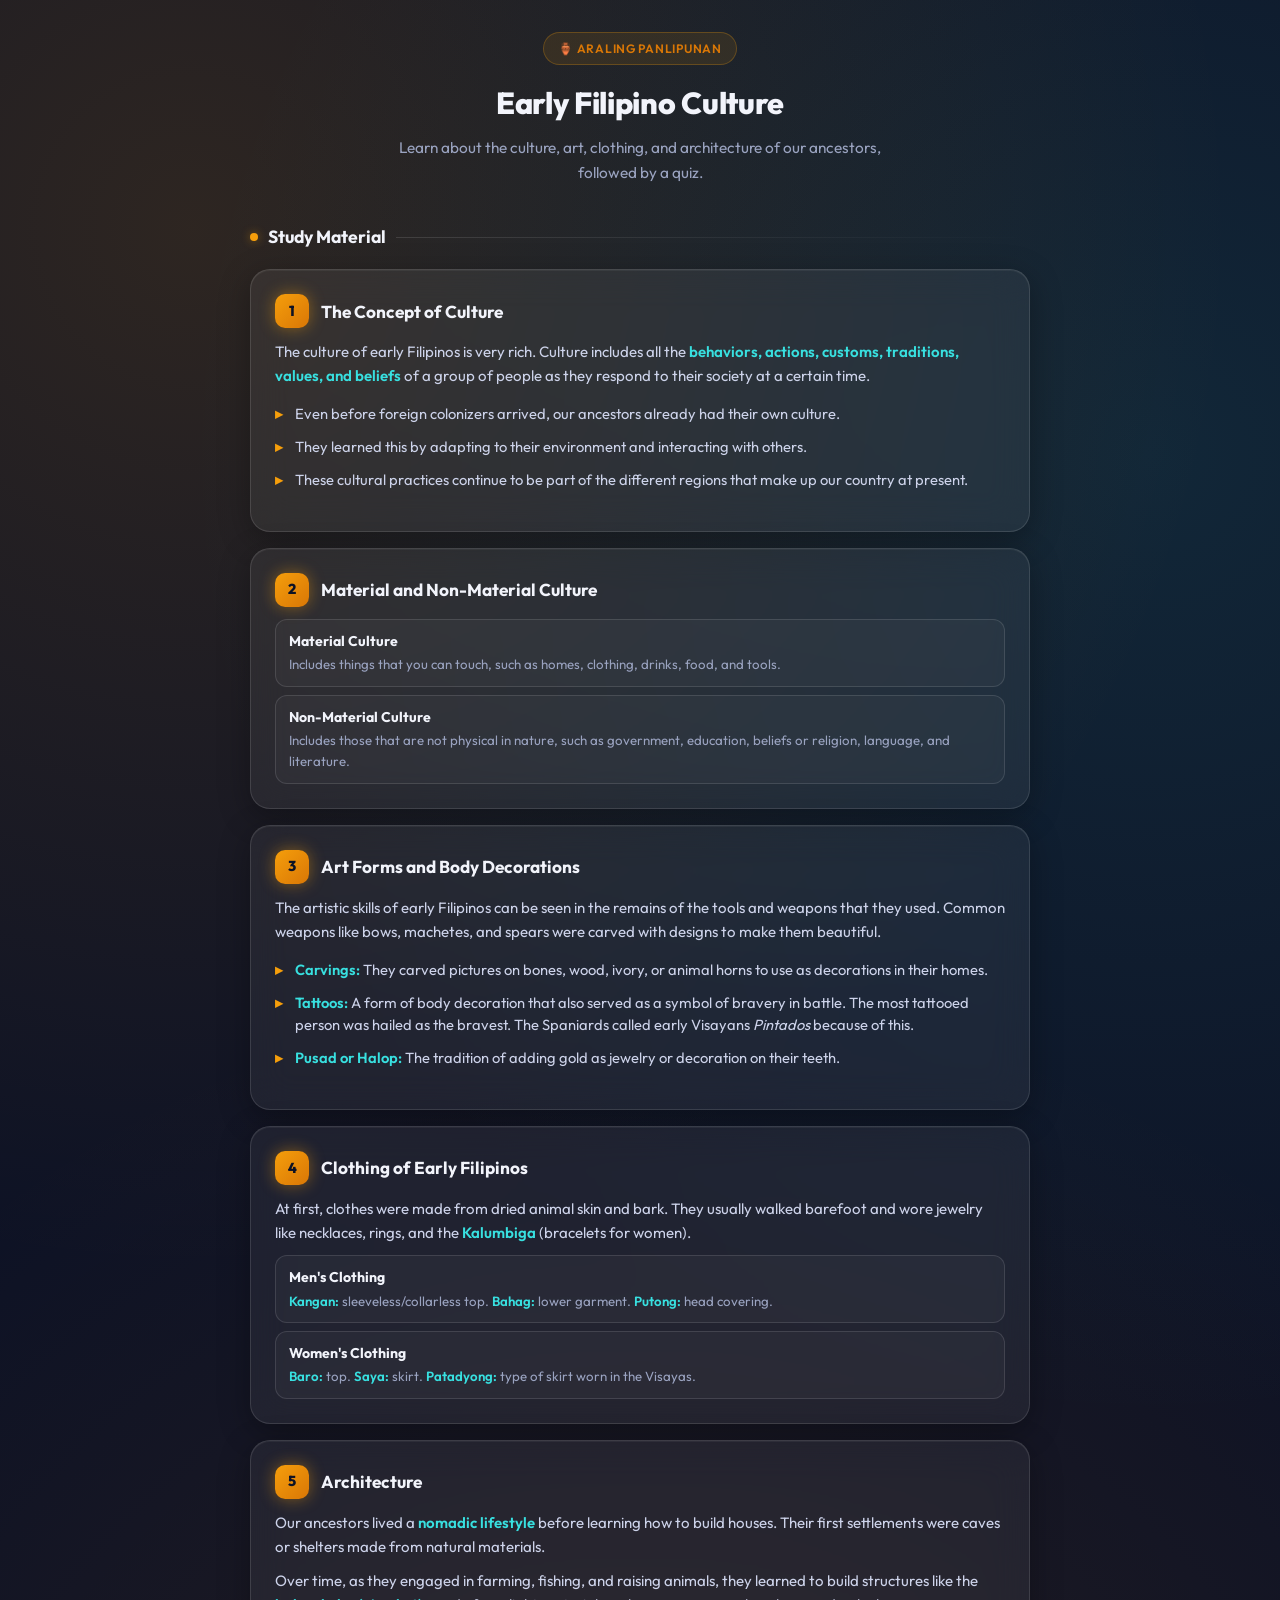
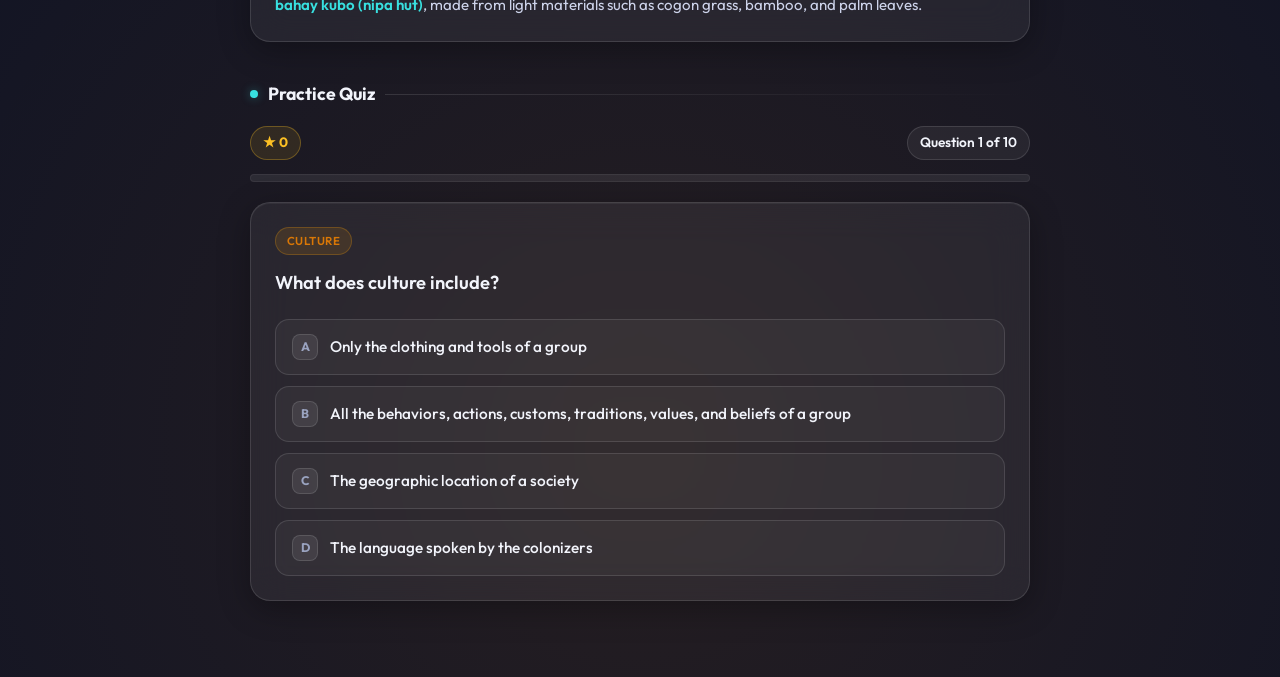
<file: reviewers/early-filipino-culture.html>
<!DOCTYPE html>
<html lang="en">
<head>
<meta charset="UTF-8">
<meta name="viewport" content="width=device-width, initial-scale=1.0">
<title>Early Filipino Culture</title>
<script src="../reviewer-helper.js"></script>
<link rel="preconnect" href="https://fonts.googleapis.com">
<link rel="preconnect" href="https://fonts.gstatic.com" crossorigin>
<link href="https://fonts.googleapis.com/css2?family=Outfit:wght@400;500;600;700;800&display=swap" rel="stylesheet">
<style>
    :root {
        --bg-deep: #0d1225;
        --glass-bg: rgba(255, 255, 255, 0.06);
        --glass-bg-soft: rgba(255, 255, 255, 0.04);
        --glass-border: rgba(255, 255, 255, 0.12);
        --glass-border-hover: rgba(255, 255, 255, 0.28);
        --text-main: #f2f4fb;
        --text-muted: #9aa3c0;
        --accent: #f59e0b;
        --accent-glow: rgba(245, 158, 11, 0.45);
        --accent-2: #d97706;
        --cyan: #38e0e0;
        --cyan-glow: rgba(56, 224, 224, 0.35);
        --green: #34d399;
        --green-glow: rgba(52, 211, 153, 0.4);
        --red: #f87171;
        --red-glow: rgba(248, 113, 113, 0.4);
        --gold: #fbbf24;
    }
    * { box-sizing: border-box; margin: 0; padding: 0; font-family: 'Outfit', 'Inter', sans-serif; -webkit-tap-highlight-color: transparent; }
    html, body { max-width: 100%; overflow-x: hidden; }
    body {
        background: radial-gradient(circle at 15% 10%, rgba(245,158,11,0.14), transparent 45%),
                    radial-gradient(circle at 90% 20%, rgba(56,224,224,0.10), transparent 45%),
                    radial-gradient(circle at 50% 90%, rgba(217,119,6,0.12), transparent 50%),
                    var(--bg-deep);
        color: var(--text-main);
        min-height: 100vh;
        padding: 32px 16px 60px;
        line-height: 1.6;
    }

    .page-shell { max-width: 780px; margin: 0 auto; }

    /* ---------- Header ---------- */
    .page-header { text-align: center; margin-bottom: 34px; }
    .page-badge {
        display: inline-flex; align-items: center; gap: 8px;
        font-size: 0.76rem; font-weight: 600; letter-spacing: 0.06em; text-transform: uppercase;
        color: var(--accent-2); background: rgba(245,158,11,0.1); border: 1px solid rgba(245,158,11,0.25);
        padding: 6px 14px; border-radius: 999px; margin-bottom: 14px;
    }
    .page-title { font-size: 1.9rem; font-weight: 800; margin-bottom: 8px; letter-spacing: -0.01em; }
    .page-sub { color: var(--text-muted); font-size: 0.96rem; max-width: 520px; margin: 0 auto; }

    /* ---------- Section labels ---------- */
    .section-label {
        display: flex; align-items: center; gap: 10px; margin: 38px 0 18px;
    }
    .section-label:first-of-type { margin-top: 0; }
    .section-label .dot {
        width: 8px; height: 8px; border-radius: 50%; background: var(--accent);
        box-shadow: 0 0 10px var(--accent-glow); flex-shrink: 0;
    }
    .section-label h2 { font-size: 1.1rem; font-weight: 700; color: var(--text-main); }
    .section-label .line { flex: 1; height: 1px; background: linear-gradient(90deg, var(--glass-border), transparent); }

    /* ---------- Glass Card (shared) ---------- */
    .glass-card {
        background: var(--glass-bg);
        border: 1px solid var(--glass-border);
        border-radius: 20px;
        padding: 24px 24px;
        backdrop-filter: blur(18px);
        -webkit-backdrop-filter: blur(18px);
        box-shadow: 0 8px 32px rgba(0,0,0,0.3), inset 0 1px 0 rgba(255,255,255,0.05);
        margin-bottom: 16px;
    }
    .glass-card.soft { background: var(--glass-bg-soft); }

    /* ---------- Study material ---------- */
    .topic-card { }
    .topic-head { display: flex; align-items: center; gap: 12px; margin-bottom: 12px; }
    .topic-num {
        flex: none; width: 34px; height: 34px; border-radius: 10px;
        background: linear-gradient(135deg, var(--accent), var(--accent-2));
        display: flex; align-items: center; justify-content: center;
        font-weight: 800; font-size: 0.9rem; color: #0d1225;
        box-shadow: 0 0 16px var(--accent-glow);
    }
    .topic-head h3 { font-size: 1.08rem; font-weight: 700; color: var(--text-main); }
    .topic-card p { color: #cdd3ea; font-size: 0.94rem; margin-bottom: 10px; }
    .topic-card p:last-child { margin-bottom: 0; }
    .topic-card strong { color: var(--cyan); font-weight: 600; }

    .bullet-list { list-style: none; margin: 10px 0; }
    .bullet-list li {
        position: relative; padding: 5px 0 5px 20px; color: #cdd3ea; font-size: 0.92rem; line-height: 1.55;
    }
    .bullet-list li::before {
        content: "▸"; position: absolute; left: 0; top: 5px; color: var(--accent); font-weight: 700;
    }

    .chip-row { display: flex; flex-wrap: wrap; gap: 7px; margin: 10px 0; }
    .chip {
        font-size: 0.82rem; font-weight: 600; color: var(--cyan);
        background: rgba(56,224,224,0.08); border: 1px solid rgba(56,224,224,0.25);
        padding: 5px 11px; border-radius: 999px;
    }

    .type-mini-grid { display: grid; grid-template-columns: 1fr; gap: 8px; margin-top: 10px; }
    .type-mini {
        background: rgba(255,255,255,0.03); border: 1px solid var(--glass-border); border-radius: 12px; padding: 10px 13px;
    }
    .type-mini .tname { font-weight: 700; font-size: 0.88rem; color: var(--text-main); }
    .type-mini .tdesc { font-size: 0.83rem; color: var(--text-muted); margin-top: 2px; }

    /* ---------- Quiz section ---------- */
    .quiz-topbar {
        display: flex; align-items: center; justify-content: space-between; margin-bottom: 14px; gap: 12px; flex-wrap: wrap;
    }
    .quiz-count {
        font-size: 0.85rem; font-weight: 600; color: var(--text-main); background: var(--glass-bg);
        border: 1px solid var(--glass-border); padding: 5px 12px; border-radius: 999px;
    }
    .score-pill {
        font-size: 0.85rem; font-weight: 700; color: var(--gold); background: rgba(251,191,36,0.1);
        border: 1px solid rgba(251,191,36,0.3); padding: 5px 12px; border-radius: 999px;
    }
    .progress-track {
        width: 100%; height: 8px; background: rgba(255,255,255,0.08); border-radius: 999px; overflow: hidden;
        margin-bottom: 20px; border: 1px solid rgba(255,255,255,0.06);
    }
    .progress-fill {
        height: 100%; width: 0%; border-radius: 999px;
        background: linear-gradient(90deg, var(--accent), var(--cyan));
        box-shadow: 0 0 12px var(--accent-glow); transition: width 0.45s cubic-bezier(0.4,0,0.2,1);
    }

    .qtag {
        display: inline-block; font-size: 0.72rem; font-weight: 600; letter-spacing: 0.04em; text-transform: uppercase;
        color: var(--accent-2); background: rgba(245,158,11,0.12); border: 1px solid rgba(245,158,11,0.25);
        padding: 4px 11px; border-radius: 999px; margin-bottom: 14px;
    }
    .qtext { font-size: 1.15rem; font-weight: 600; line-height: 1.5; color: var(--text-main); margin-bottom: 22px; }
    .options-list { display: flex; flex-direction: column; gap: 11px; }
    .opt-btn {
        display: flex; align-items: center; gap: 12px; width: 100%; text-align: left;
        background: rgba(255,255,255,0.04); border: 1px solid var(--glass-border); color: var(--text-main);
        font-size: 0.96rem; font-weight: 500; padding: 14px 16px; border-radius: 14px; cursor: pointer;
        transition: transform 0.15s ease, border-color 0.2s ease, background 0.2s ease, box-shadow 0.2s ease;
    }
    .opt-btn:hover:not(.locked) {
        transform: translateY(-2px); border-color: var(--glass-border-hover);
        background: rgba(255,255,255,0.08); box-shadow: 0 6px 20px rgba(245,158,11,0.18);
    }
    .opt-btn:active:not(.locked) { transform: translateY(0); }
    .opt-letter {
        flex: none; width: 26px; height: 26px; border-radius: 8px; background: rgba(255,255,255,0.08);
        border: 1px solid var(--glass-border); display: flex; align-items: center; justify-content: center;
        font-size: 0.78rem; font-weight: 700; color: var(--text-muted); transition: all 0.2s ease;
    }
    .opt-btn.locked { cursor: default; }
    .opt-btn.dim { opacity: 0.35; }
    .opt-btn.correct { border-color: var(--green); background: rgba(52,211,153,0.14); box-shadow: 0 0 24px var(--green-glow); }
    .opt-btn.correct .opt-letter { background: var(--green); border-color: var(--green); color: #052e21; }
    .opt-btn.wrong { border-color: var(--red); background: rgba(248,113,113,0.14); box-shadow: 0 0 24px var(--red-glow); }
    .opt-btn.wrong .opt-letter { background: var(--red); border-color: var(--red); color: #3d0d0d; }

    .feedback-line {
        margin-top: 18px; padding: 12px 14px; border-radius: 12px; font-size: 0.86rem; line-height: 1.55;
        display: none; border: 1px solid;
    }
    .feedback-line.show { display: block; animation: fadeSlide 0.25s ease; }
    .feedback-line.right { background: rgba(52,211,153,0.1); border-color: rgba(52,211,153,0.3); color: #a7f3d4; }
    .feedback-line.wrong-fb { background: rgba(248,113,113,0.1); border-color: rgba(248,113,113,0.3); color: #fecaca; }

    @keyframes fadeSlide { from { opacity: 0; transform: translateY(10px);} to { opacity: 1; transform: translateY(0);} }

    #completeScreen { display: none; text-align: center; padding: 40px 24px; }
    .complete-icon {
        width: 60px; height: 60px; margin: 0 auto 16px; border-radius: 50%;
        background: linear-gradient(135deg, var(--accent), var(--cyan));
        display: flex; align-items: center; justify-content: center;
        box-shadow: 0 0 30px var(--accent-glow); font-size: 1.6rem;
    }
    .complete-title { font-size: 1.15rem; font-weight: 700; margin-bottom: 8px; color: var(--text-main); }
    .complete-sub { font-size: 0.88rem; color: var(--text-muted); }

    @media (max-width: 480px) {
        .glass-card { padding: 18px 16px; border-radius: 16px; }
        .page-title { font-size: 1.5rem; }
        .qtext { font-size: 1.02rem; }
    }
</style>
</head>
<body>

<div class="page-shell">

    <div class="page-header">
        <span class="page-badge">🏺 Araling Panlipunan</span>
        <div class="page-title">Early Filipino Culture</div>
        <p class="page-sub">Learn about the culture, art, clothing, and architecture of our ancestors, followed by a quiz.</p>
    </div>

    <!-- ======================= STUDY MATERIAL ======================= -->
    <div class="section-label">
        <span class="dot"></span>
        <h2>Study Material</h2>
        <span class="line"></span>
    </div>

    <div class="glass-card topic-card">
        <div class="topic-head"><div class="topic-num">1</div><h3>The Concept of Culture</h3></div>
        <p>The culture of early Filipinos is very rich. Culture includes all the <strong>behaviors, actions, customs, traditions, values, and beliefs</strong> of a group of people as they respond to their society at a certain time.</p>
        <ul class="bullet-list">
            <li>Even before foreign colonizers arrived, our ancestors already had their own culture.</li>
            <li>They learned this by adapting to their environment and interacting with others.</li>
            <li>These cultural practices continue to be part of the different regions that make up our country at present.</li>
        </ul>
    </div>

    <div class="glass-card topic-card">
        <div class="topic-head"><div class="topic-num">2</div><h3>Material and Non-Material Culture</h3></div>
        <div class="type-mini-grid">
            <div class="type-mini">
                <div class="tname">Material Culture</div>
                <div class="tdesc">Includes things that you can touch, such as homes, clothing, drinks, food, and tools.</div>
            </div>
            <div class="type-mini">
                <div class="tname">Non-Material Culture</div>
                <div class="tdesc">Includes those that are not physical in nature, such as government, education, beliefs or religion, language, and literature.</div>
            </div>
        </div>
    </div>

    <div class="glass-card topic-card">
        <div class="topic-head"><div class="topic-num">3</div><h3>Art Forms and Body Decorations</h3></div>
        <p>The artistic skills of early Filipinos can be seen in the remains of the tools and weapons that they used. Common weapons like bows, machetes, and spears were carved with designs to make them beautiful.</p>
        <ul class="bullet-list">
            <li><strong>Carvings:</strong> They carved pictures on bones, wood, ivory, or animal horns to use as decorations in their homes.</li>
            <li><strong>Tattoos:</strong> A form of body decoration that also served as a symbol of bravery in battle. The most tattooed person was hailed as the bravest. The Spaniards called early Visayans <em>Pintados</em> because of this.</li>
            <li><strong>Pusad or Halop:</strong> The tradition of adding gold as jewelry or decoration on their teeth.</li>
        </ul>
    </div>

    <div class="glass-card topic-card">
        <div class="topic-head"><div class="topic-num">4</div><h3>Clothing of Early Filipinos</h3></div>
        <p>At first, clothes were made from dried animal skin and bark. They usually walked barefoot and wore jewelry like necklaces, rings, and the <strong>Kalumbiga</strong> (bracelets for women).</p>
        <div class="type-mini-grid">
            <div class="type-mini"><div class="tname">Men's Clothing</div><div class="tdesc"><strong>Kangan:</strong> sleeveless/collarless top. <strong>Bahag:</strong> lower garment. <strong>Putong:</strong> head covering.</div></div>
            <div class="type-mini"><div class="tname">Women's Clothing</div><div class="tdesc"><strong>Baro:</strong> top. <strong>Saya:</strong> skirt. <strong>Patadyong:</strong> type of skirt worn in the Visayas.</div></div>
        </div>
    </div>

    <div class="glass-card topic-card">
        <div class="topic-head"><div class="topic-num">5</div><h3>Architecture</h3></div>
        <p>Our ancestors lived a <strong>nomadic lifestyle</strong> before learning how to build houses. Their first settlements were caves or shelters made from natural materials.</p>
        <p>Over time, as they engaged in farming, fishing, and raising animals, they learned to build structures like the <strong>bahay kubo (nipa hut)</strong>, made from light materials such as cogon grass, bamboo, and palm leaves.</p>
    </div>

    <!-- ======================= PRACTICE QUIZ ======================= -->
    <div class="section-label">
        <span class="dot" style="background:var(--cyan); box-shadow:0 0 10px var(--cyan-glow);"></span>
        <h2>Practice Quiz</h2>
        <span class="line"></span>
    </div>

    <div id="quizView">
        <div class="quiz-topbar">
            <span class="score-pill" id="scorePill">★ 0</span>
            <span class="quiz-count" id="quizCount">Question 1 of 10</span>
        </div>
        <div class="progress-track"><div class="progress-fill" id="progressFill"></div></div>

        <div class="glass-card" id="cardHolder">
            <!-- question injected here -->
        </div>
    </div>

    <div id="completeScreen">
        <div class="glass-card">
            <div class="complete-icon">✓</div>
            <div class="complete-title">Quiz Complete!</div>
            <div class="complete-sub">Check your results above.</div>
        </div>
    </div>

</div>

<script>
    /* ============ QUIZ DATA ============ */
    const quizData = [
        { tag:"Culture", question:"What does culture include?", options:["Only the clothing and tools of a group","All the behaviors, actions, customs, traditions, values, and beliefs of a group","The geographic location of a society","The language spoken by the colonizers"], correct:1, explanation:"Culture includes all the behaviors, actions, customs, traditions, values, and beliefs of a group of people." },
        { tag:"Material & Non-Material", question:"Which of the following is an example of Material Culture?", options:["Language","Beliefs","Tools","Government"], correct:2, explanation:"Material culture includes things that you can touch, such as homes, clothing, drinks, food, and tools." },
        { tag:"Material & Non-Material", question:"Which of the following belongs to Non-Material Culture?", options:["Homes","Religion and Literature","Machetes","Clothing"], correct:1, explanation:"Non-material culture includes those that are not physical in nature, like government, education, beliefs or religion, language, and literature." },
        { tag:"Art and Decoration", question:"What did early Filipinos use as canvas to carve pictures for home decorations?", options:["Metals and glass","Bones, wood, ivory, or animal horns","Leaves and grass","Stones and pebbles"], correct:1, explanation:"They learned to carve pictures on bones, wood, ivory, or even animal horns, which they used as decorations in their homes." },
        { tag:"Art and Decoration", question:"What did tattoos symbolize for early Filipinos?", options:["Wealth and status","Farming skills","Bravery in battle","Royalty"], correct:2, explanation:"Tattoos served as a symbol of bravery in battle. The person with the most tattoos was hailed as the bravest of all." },
        { tag:"Art and Decoration", question:"What name did the Spaniards give to early Filipinos in the Visayas because of their body tattoos?", options:["Pintados","Katipuneros","Ilustrados","Indios"], correct:0, explanation:"The Spaniards called early Filipinos in the Visayas 'Pintados' because of their body tattoos." },
        { tag:"Art and Decoration", question:"What is 'Pusad or Halop'?", options:["A type of head covering","The tradition of adding gold as jewelry on teeth","A weapon used for hunting","A type of necklace"], correct:1, explanation:"Pusad or Halop was the tradition of adding gold as jewelry or decoration on their teeth." },
        { tag:"Clothing", question:"What is the 'Bahag'?", options:["A sleeveless top for men","A lower garment for men","A head covering for men","A skirt for women"], correct:1, explanation:"The Bahag was a lower garment worn by early Filipino men." },
        { tag:"Clothing", question:"What jewelry worn by early Filipino women resembles modern bracelets?", options:["Kalumbiga","Putong","Patadyong","Kangan"], correct:0, explanation:"Kalumbiga is jewelry worn by women that resembles modern bracelets." },
        { tag:"Architecture", question:"Before learning to build houses like the bahay kubo, what were the first settlements of our ancestors?", options:["Stone fortresses","Wooden castles","Caves or shelters made from natural materials","Underground tunnels"], correct:2, explanation:"Before building houses, they lived a nomadic lifestyle and their first settlements were caves or shelters made from natural materials." }
    ];

    const TOTAL = quizData.length;
    let currentIndex = 0;
    let score = 0;
    let locked = false;
    const letters = ['A', 'B', 'C', 'D'];

    function renderQuestion() {
        locked = false;
        const q = quizData[currentIndex];
        const holder = document.getElementById('cardHolder');

        document.getElementById('quizCount').innerText = `Question ${currentIndex + 1} of ${TOTAL}`;
        document.getElementById('progressFill').style.width = (currentIndex / TOTAL * 100) + '%';

        let optsHtml = q.options.map((opt, idx) => `
            <button class="opt-btn" data-idx="${idx}" onclick="selectAnswer(${idx})">
                <span class="opt-letter">${letters[idx]}</span>
                <span>${opt}</span>
            </button>
        `).join('');

        holder.innerHTML = `
            <span class="qtag">${q.tag}</span>
            <div class="qtext">${q.question}</div>
            <div class="options-list" id="optionsList">${optsHtml}</div>
            <div class="feedback-line" id="feedbackLine"></div>
        `;
    }

    function selectAnswer(idx) {
        if (locked) return;
        locked = true;
        const q = quizData[currentIndex];
        const buttons = document.querySelectorAll('#optionsList .opt-btn');
        const isCorrect = idx === q.correct;

        if (isCorrect) score++;
        document.getElementById('scorePill').innerText = '★ ' + score;

        buttons.forEach((btn, i) => {
            btn.classList.add('locked');
            if (i === q.correct) {
                btn.classList.add('correct');
            } else if (i === idx) {
                btn.classList.add('wrong');
            } else {
                btn.classList.add('dim');
            }
        });

        const fb = document.getElementById('feedbackLine');
        fb.classList.add('show', isCorrect ? 'right' : 'wrong-fb');
        fb.innerHTML = (isCorrect ? '✅ Correct! ' : '❌ Incorrect. ') + q.explanation;

        setTimeout(() => {
            currentIndex++;
            if (currentIndex < TOTAL) {
                renderQuestion();
            } else {
                finishQuiz();
            }
        }, 2000);
    }

    function finishQuiz() {
        document.getElementById('progressFill').style.width = '100%';
        document.getElementById('quizView').style.display = 'none';
        document.getElementById('completeScreen').style.display = 'block';

        // Required integration call for the host platform
        if (typeof ReviewerDone === 'function') {
            ReviewerDone(score, TOTAL);
        }
    }

    renderQuestion();
</script>
</body>
</html>
</file>
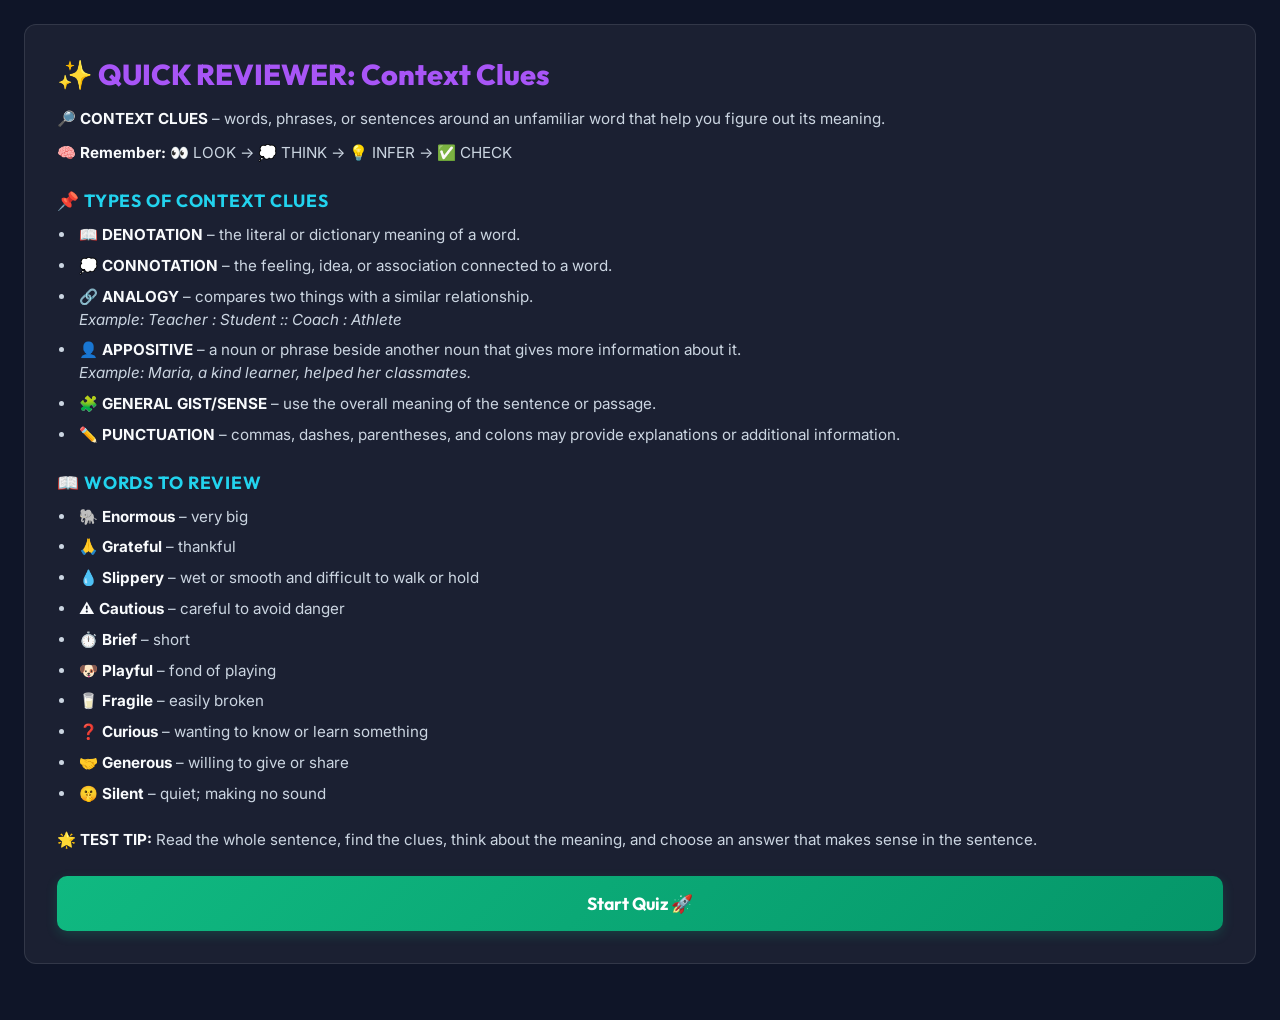
<file: reviewers/english-context-clues.html>
<!DOCTYPE html>
<html lang="en">
<head>
<meta charset="UTF-8"/>
<meta name="viewport" content="width=device-width,initial-scale=1.0"/>
<title>Context Clues Reviewer</title>
<style>
  @import url('https://fonts.googleapis.com/css2?family=Outfit:wght@600;700;800&family=Inter:wght@400;500&display=swap');
  *{box-sizing:border-box;margin:0;padding:0}
  body{font-family:'Inter',sans-serif;background:#0f1528;color:#f8fafc;min-height:100vh;padding:1.5rem}
  h2{font-family:'Outfit',sans-serif;font-weight:800;font-size:1.4rem;margin-bottom:.5rem}
  .progress-bar{height:8px;border-radius:999px;background:rgba(255,255,255,0.08);margin-bottom:1.5rem;overflow:hidden}
  .progress-fill{height:100%;border-radius:999px;background:linear-gradient(90deg,#7c3aed,#22d3ee);transition:width .5s ease}
  .question{font-size:1.05rem;font-weight:500;margin-bottom:1.25rem;line-height:1.5}
  .choices{display:flex;flex-direction:column;gap:.65rem}
  .choice-btn{
    padding:.85rem 1.1rem;border-radius:10px;border:1px solid rgba(255,255,255,0.1);
    background:rgba(255,255,255,0.05);color:#f8fafc;font-size:.95rem;
    cursor:pointer;text-align:left;transition:all .2s ease;font-family:'Inter',sans-serif;
  }
  .choice-btn:hover:not(:disabled){background:rgba(124,58,237,0.25);border-color:rgba(124,58,237,0.5)}
  .choice-btn.correct{background:rgba(16,185,129,0.2);border-color:#10b981;color:#10b981}
  .choice-btn.wrong{background:rgba(239,68,68,0.2);border-color:#ef4444;color:#ef4444}
  .choice-btn:disabled{cursor:not-allowed}
  .feedback{margin-top:1rem;padding:.75rem 1rem;border-radius:8px;font-size:.9rem;font-weight:500;display:none}
  .feedback.show{display:block}
  .feedback.correct{background:rgba(16,185,129,0.15);color:#10b981;border:1px solid rgba(16,185,129,0.3)}
  .feedback.wrong{background:rgba(239,68,68,0.15);color:#ef4444;border:1px solid rgba(239,68,68,0.3)}
  .next-btn{
    margin-top:1.25rem;padding:.7rem 1.75rem;border-radius:10px;
    background:linear-gradient(135deg,#7c3aed,#a855f7);color:#fff;
    font-weight:700;font-size:.95rem;cursor:pointer;border:none;display:none;
    font-family:'Outfit',sans-serif;transition:transform .2s;
  }
  .next-btn:hover{transform:translateY(-2px)}
  .next-btn.show{display:inline-flex;align-items:center;gap:.4rem}
  .meta{display:flex;justify-content:space-between;font-size:.82rem;color:#64748b;margin-bottom:.75rem}
  .score-display{text-align:center;padding:2rem 1rem}
  .score-big{font-family:'Outfit',sans-serif;font-size:4rem;font-weight:900;color:#a78bfa}
  .score-label{color:#64748b;font-size:.95rem;margin:.5rem 0 1.5rem}
  .play-again{padding:.7rem 2rem;border-radius:10px;background:linear-gradient(135deg,#7c3aed,#a855f7);
    color:#fff;font-weight:700;cursor:pointer;border:none;font-family:'Outfit',sans-serif;font-size:1rem}
  
  /* Study Area Styles */
  .study-area { background: rgba(255, 255, 255, 0.05); border: 1px solid rgba(255, 255, 255, 0.1); border-radius: 12px; padding: 2rem; margin-bottom: 2rem; }
  .study-area h1 { font-family: 'Outfit', sans-serif; font-weight: 800; font-size: clamp(1.4rem, 5vw, 1.8rem); margin-bottom: 1rem; color: #a855f7; line-height: 1.2; }
  .study-area h3 { font-family: 'Outfit', sans-serif; font-weight: 700; font-size: 1.1rem; margin-top: 1.5rem; margin-bottom: 0.75rem; color: #22d3ee; text-transform: uppercase; letter-spacing: 0.05em; }
  .study-area p, .study-area li { font-size: 0.95rem; line-height: 1.5; margin-bottom: 0.75rem; color: #cbd5e1; }
  .study-area ul { margin-left: 1.2rem; margin-bottom: 1.5rem; }
  .study-area li { margin-bottom: 0.5rem; padding-left: 0.2rem; }
  .study-area strong { color: #f8fafc; }
  .start-btn { display: block; width: 100%; text-align: center; padding: 1rem; border-radius: 10px; background: linear-gradient(135deg, #10b981, #059669); color: #fff; font-weight: 700; font-size: 1.1rem; cursor: pointer; border: none; font-family: 'Outfit', sans-serif; margin-top: 1.5rem; transition: transform 0.2s; box-shadow: 0 4px 12px rgba(16, 185, 129, 0.2); }
  .start-btn:hover { transform: translateY(-2px); box-shadow: 0 6px 16px rgba(16, 185, 129, 0.3); }

  @media (max-width: 480px) {
    body { padding: 1rem; }
    .study-area { padding: 1.25rem; }
    .study-area ul { margin-left: 1rem; }
  }
</style>
</head>
<body>
<div id="studyArea" class="study-area">
  <h1>✨ QUICK REVIEWER: Context Clues</h1>
  <p><strong>🔎 CONTEXT CLUES</strong> – words, phrases, or sentences around an unfamiliar word that help you figure out its meaning.</p>
  <p><strong>🧠 Remember:</strong> 👀 LOOK → 💭 THINK → 💡 INFER → ✅ CHECK</p>
  
  <h3>📌 TYPES OF CONTEXT CLUES</h3>
  <ul>
    <li><strong>📖 DENOTATION</strong> – the literal or dictionary meaning of a word.</li>
    <li><strong>💭 CONNOTATION</strong> – the feeling, idea, or association connected to a word.</li>
    <li><strong>🔗 ANALOGY</strong> – compares two things with a similar relationship.<br><em>Example: Teacher : Student :: Coach : Athlete</em></li>
    <li><strong>👤 APPOSITIVE</strong> – a noun or phrase beside another noun that gives more information about it.<br><em>Example: Maria, a kind learner, helped her classmates.</em></li>
    <li><strong>🧩 GENERAL GIST/SENSE</strong> – use the overall meaning of the sentence or passage.</li>
    <li><strong>✏️ PUNCTUATION</strong> – commas, dashes, parentheses, and colons may provide explanations or additional information.</li>
  </ul>

  <h3>📖 WORDS TO REVIEW</h3>
  <ul>
    <li><strong>🐘 Enormous</strong> – very big</li>
    <li><strong>🙏 Grateful</strong> – thankful</li>
    <li><strong>💧 Slippery</strong> – wet or smooth and difficult to walk or hold</li>
    <li><strong>⚠️ Cautious</strong> – careful to avoid danger</li>
    <li><strong>⏱️ Brief</strong> – short</li>
    <li><strong>🐶 Playful</strong> – fond of playing</li>
    <li><strong>🥛 Fragile</strong> – easily broken</li>
    <li><strong>❓ Curious</strong> – wanting to know or learn something</li>
    <li><strong>🤝 Generous</strong> – willing to give or share</li>
    <li><strong>🤫 Silent</strong> – quiet; making no sound</li>
  </ul>

  <p><strong>🌟 TEST TIP:</strong> Read the whole sentence, find the clues, think about the meaning, and choose an answer that makes sense in the sentence.</p>

  <button class="start-btn" onclick="startQuiz()">Start Quiz 🚀</button>
</div>

<div id="quizArea" style="display:none">
  <div class="meta">
    <span>🧠 Context Clues</span>
    <span id="qCounter">Question 1 / 25</span>
  </div>
  <div class="progress-bar"><div class="progress-fill" id="progressFill" style="width:4%"></div></div>
  <h2 id="questionText">Loading...</h2>
  <div class="choices" id="choicesArea"></div>
  <div class="feedback" id="feedbackEl"></div>
  <button class="next-btn" id="nextBtn" onclick="nextQuestion()">Next ›</button>
</div>
<div id="resultsArea" style="display:none">
  <div class="score-display">
    <div style="font-size:3rem;margin-bottom:.5rem" id="resultEmoji">🎉</div>
    <div class="score-big" id="finalScore">0/25</div>
    <div class="score-label" id="finalMsg">Here's your score!</div>
    <div style="font-size:.85rem;color:#64748b;margin-bottom:1.5rem" id="finalSub"></div>
    <button class="play-again" onclick="restartQuiz()">🔄 Play Again</button>
  </div>
</div>

<script>
const questions = [
  {q:"What type of context clue gives the literal or dictionary meaning of a word?", choices:["Connotation","Denotation","Appositive","Analogy"], correct:1, exp:"Denotation is the literal or dictionary meaning of a word."},
  {q:"Which context clue relates to the feeling, idea, or association connected to a word?", choices:["General Gist","Analogy","Denotation","Connotation"], correct:3, exp:"Connotation is the feeling or idea connected to a word."},
  {q:"What type of context clue compares two things with a similar relationship?", choices:["Analogy","Punctuation","Appositive","Denotation"], correct:0, exp:"An analogy compares two things with a similar relationship."},
  {q:"'Maria, a kind learner, helped her classmates.' What type of context clue is used here to explain 'Maria'?", choices:["Analogy","Connotation","Appositive","General gist"], correct:2, exp:"An appositive is a noun or phrase beside another noun that gives more information about it."},
  {q:"If you use the overall meaning of a sentence to guess a word, what context clue is that?", choices:["Punctuation","General gist/sense","Analogy","Denotation"], correct:1, exp:"General gist uses the overall meaning of the sentence or passage."},
  {q:"Which punctuation marks can provide explanations or additional information?", choices:["Commas, dashes, parentheses, colons","Periods, question marks","Quotation marks","Exclamation points"], correct:0, exp:"Commas, dashes, parentheses, and colons may provide explanations."},
  {q:"What is the meaning of 'enormous'?", choices:["Tiny","Very big","Quiet","Short"], correct:1, exp:"Enormous means very big."},
  {q:"What is the meaning of 'grateful'?", choices:["Angry","Sad","Thankful","Curious"], correct:2, exp:"Grateful means thankful."},
  {q:"What does 'slippery' mean?", choices:["Dry and rough","Wet or smooth and difficult to walk or hold","Hot and sticky","Hard and solid"], correct:1, exp:"Slippery means wet or smooth and difficult to walk or hold."},
  {q:"What does 'cautious' mean?", choices:["Careful to avoid danger","Reckless","Loud","Fond of playing"], correct:0, exp:"Cautious means careful to avoid danger."},
  {q:"What is the meaning of 'brief'?", choices:["Very long","Short","Complicated","Bright"], correct:1, exp:"Brief means short."},
  {q:"What does 'playful' mean?", choices:["Fond of playing","Easily broken","Quiet","Thankful"], correct:0, exp:"Playful means fond of playing."},
  {q:"What is the meaning of 'fragile'?", choices:["Strong","Easily broken","Very big","Careful"], correct:1, exp:"Fragile means easily broken."},
  {q:"What does 'curious' mean?", choices:["Bored","Wanting to know or learn something","Angry","Quiet"], correct:1, exp:"Curious means wanting to know or learn something."},
  {q:"What is the meaning of 'generous'?", choices:["Selfish","Willing to give or share","Short","Smooth"], correct:1, exp:"Generous means willing to give or share."},
  {q:"What does 'silent' mean?", choices:["Loud","Making a lot of noise","Quiet; making no sound","Very big"], correct:2, exp:"Silent means quiet; making no sound."},
  {q:"In the analogy 'Teacher : Student :: Coach : Athlete', what type of context clue is used?", choices:["Denotation","Analogy","Appositive","Punctuation"], correct:1, exp:"This is an analogy comparing similar relationships."},
  {q:"'The diamond is fragile, it can break easily.' What does fragile mean in this sentence?", choices:["Strong","Hard","Easily broken","Expensive"], correct:2, exp:"Fragile means easily broken."},
  {q:"Which word means 'wanting to know or learn something'?", choices:["Curious","Silent","Enormous","Brief"], correct:0, exp:"Curious means wanting to know or learn something."},
  {q:"Which word means 'careful to avoid danger'?", choices:["Playful","Cautious","Generous","Grateful"], correct:1, exp:"Cautious means careful to avoid danger."},
  {q:"Which word means 'very big'?", choices:["Brief","Slippery","Enormous","Silent"], correct:2, exp:"Enormous means very big."},
  {q:"Which word means 'willing to give or share'?", choices:["Generous","Cautious","Curious","Fragile"], correct:0, exp:"Generous means willing to give or share."},
  {q:"Which word describes something that is 'wet or smooth and difficult to walk or hold'?", choices:["Playful","Slippery","Brief","Grateful"], correct:1, exp:"Slippery means wet or smooth and difficult to walk or hold."},
  {q:"Which word means 'short' in duration?", choices:["Enormous","Brief","Generous","Silent"], correct:1, exp:"Brief means short."},
  {q:"'The library was silent, with no one making a sound.' What does silent mean?", choices:["Quiet; making no sound","Loud","Busy","Empty"], correct:0, exp:"Silent means quiet; making no sound."}
];

let current = 0, score = 0, answered = false, startTime = Date.now();

function loadQuestion() {
  answered = false;
  const q = questions[current];
  document.getElementById('qCounter').textContent = `Question ${current+1} / ${questions.length}`;
  document.getElementById('progressFill').style.width = ((current+1)/questions.length*100)+'%';
  document.getElementById('questionText').textContent = q.q;
  const fb = document.getElementById('feedbackEl');
  fb.className = 'feedback'; fb.textContent = '';
  document.getElementById('nextBtn').className = 'next-btn';

  const area = document.getElementById('choicesArea');
  area.innerHTML = q.choices.map((c,i) =>
    `<button class="choice-btn" onclick="selectAnswer(${i})" id="choice-${i}">${String.fromCharCode(65+i)}. ${c}</button>`
  ).join('');
}

function selectAnswer(idx) {
  if (answered) return;
  answered = true;
  const q = questions[current];
  const fb = document.getElementById('feedbackEl');

  document.querySelectorAll('.choice-btn').forEach(b => b.disabled = true);

  if (idx === q.correct) {
    score++;
    document.getElementById('choice-'+idx).className = 'choice-btn correct';
    fb.className = 'feedback correct show';
    fb.textContent = '✅ Correct! ' + q.exp;
  } else {
    document.getElementById('choice-'+idx).className = 'choice-btn wrong';
    document.getElementById('choice-'+q.correct).className = 'choice-btn correct';
    fb.className = 'feedback wrong show';
    fb.textContent = '❌ Not quite. ' + q.exp;
  }
  document.getElementById('nextBtn').className = 'next-btn show';
}

function nextQuestion() {
  current++;
  if (current >= questions.length) showResults();
  else loadQuestion();
}

function showResults() {
  const timeSeconds = Math.round((Date.now() - startTime) / 1000);
  const pct = Math.round(score/questions.length*100);
  document.getElementById('quizArea').style.display = 'none';
  document.getElementById('resultsArea').style.display = 'block';
  document.getElementById('finalScore').textContent = score + '/' + questions.length;
  const emoji = pct===100?'🏆':pct>=80?'🌟':pct>=60?'👍':'📖';
  const msg = pct===100?'Perfect Score!':pct>=80?'Excellent work!':pct>=60?'Good job!':'Keep studying!';
  document.getElementById('resultEmoji').textContent = emoji;
  document.getElementById('finalMsg').textContent = msg;
  document.getElementById('finalSub').textContent = `You answered ${score} out of ${questions.length} correctly.`;

  // Send score to parent
  try {
    window.parent.postMessage({ type:'QUIZ_COMPLETE', score, total:questions.length, timeSeconds, topicId: 'english-context-clues' }, '*');
  } catch(e) {}
}

function restartQuiz() {
  current = 0; score = 0; startTime = Date.now();
  document.getElementById('studyArea').style.display = 'block';
  document.getElementById('quizArea').style.display = 'none';
  document.getElementById('resultsArea').style.display = 'none';
  loadQuestion();
}

function startQuiz() {
  document.getElementById('studyArea').style.display = 'none';
  document.getElementById('quizArea').style.display = 'block';
  startTime = Date.now();
}

loadQuestion();
</script>
</body>
</html>
</file>
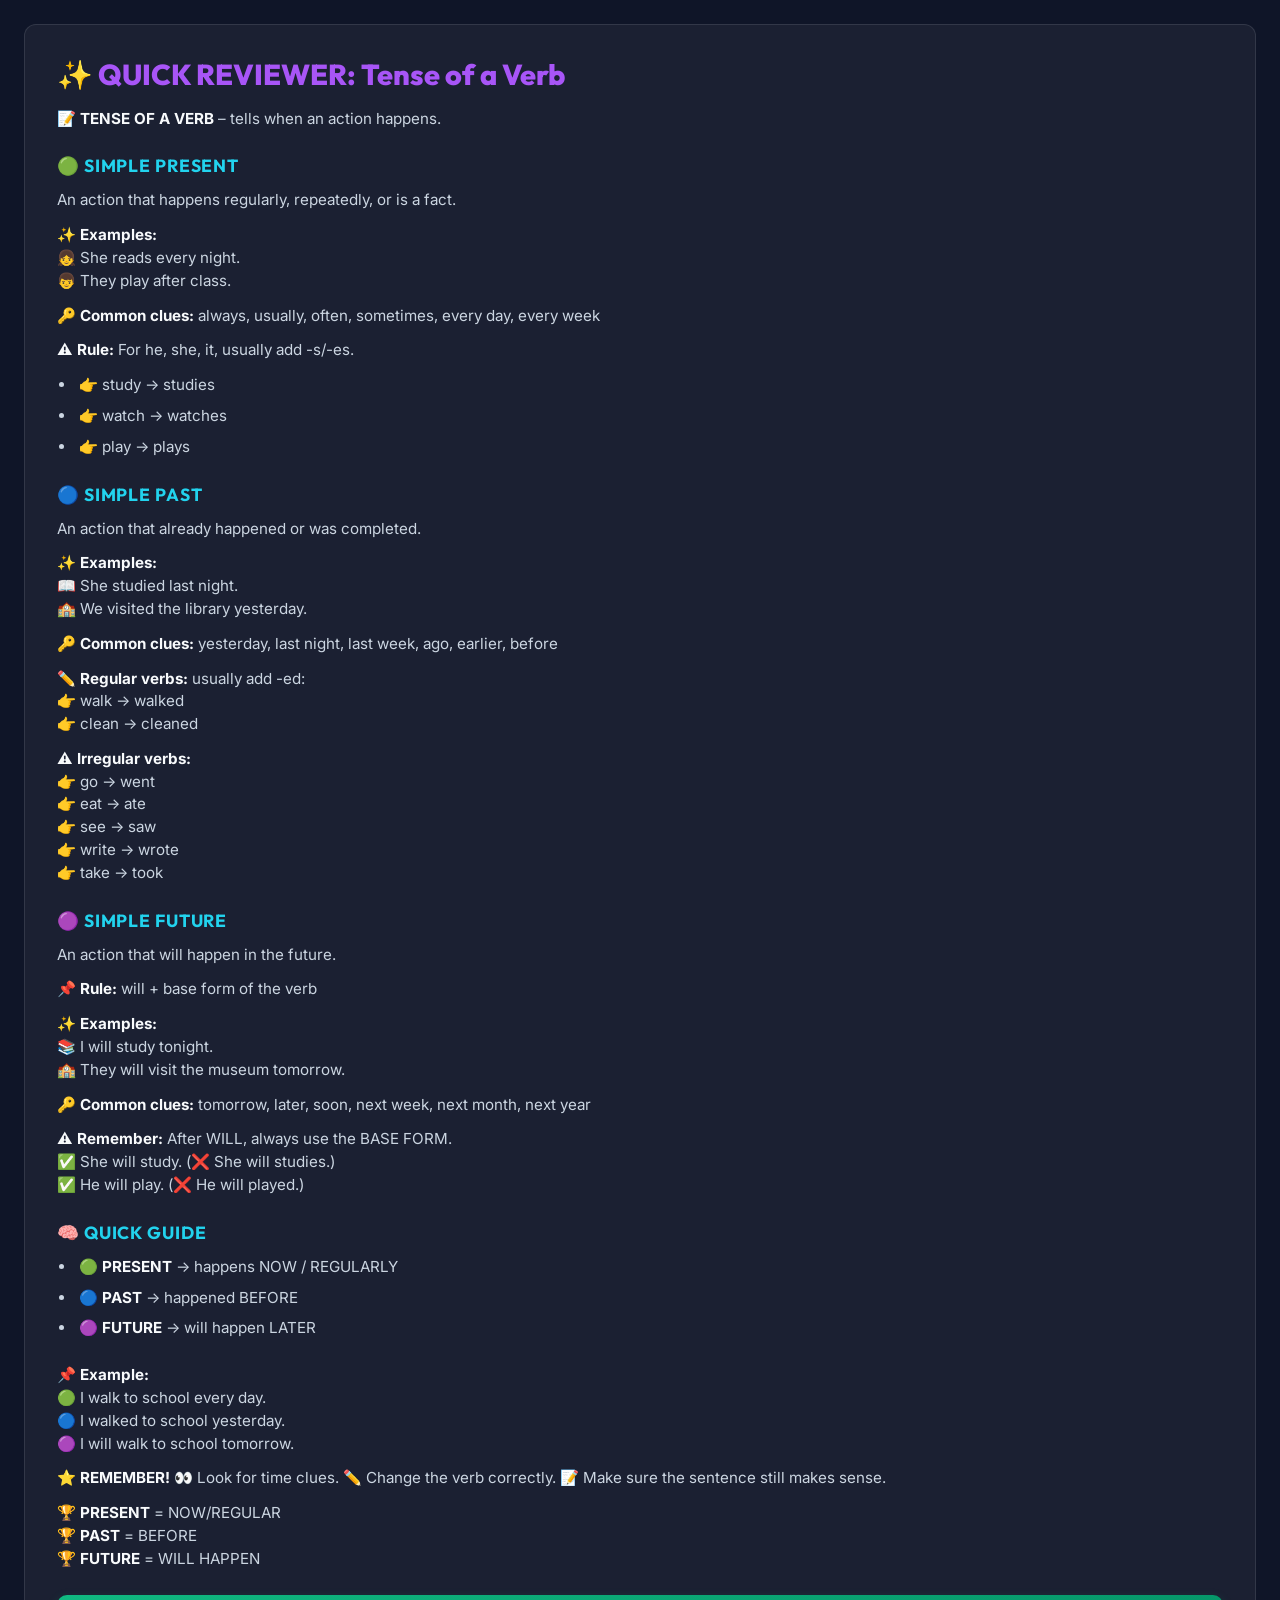
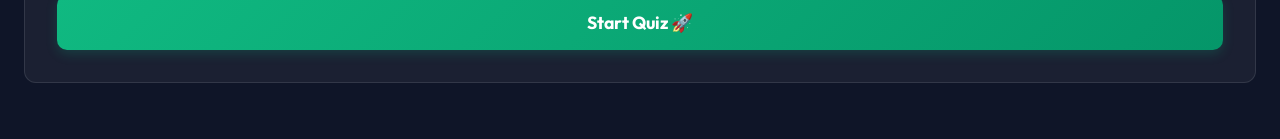
<file: reviewers/english-verb-tenses.html>
<!DOCTYPE html>
<html lang="en">
<head>
<meta charset="UTF-8"/>
<meta name="viewport" content="width=device-width,initial-scale=1.0"/>
<title>Verb Tenses Reviewer</title>
<style>
  @import url('https://fonts.googleapis.com/css2?family=Outfit:wght@600;700;800&family=Inter:wght@400;500&display=swap');
  *{box-sizing:border-box;margin:0;padding:0}
  body{font-family:'Inter',sans-serif;background:#0f1528;color:#f8fafc;min-height:100vh;padding:1.5rem}
  h2{font-family:'Outfit',sans-serif;font-weight:800;font-size:1.4rem;margin-bottom:.5rem}
  .progress-bar{height:8px;border-radius:999px;background:rgba(255,255,255,0.08);margin-bottom:1.5rem;overflow:hidden}
  .progress-fill{height:100%;border-radius:999px;background:linear-gradient(90deg,#7c3aed,#22d3ee);transition:width .5s ease}
  .question{font-size:1.05rem;font-weight:500;margin-bottom:1.25rem;line-height:1.5}
  .choices{display:flex;flex-direction:column;gap:.65rem}
  .choice-btn{
    padding:.85rem 1.1rem;border-radius:10px;border:1px solid rgba(255,255,255,0.1);
    background:rgba(255,255,255,0.05);color:#f8fafc;font-size:.95rem;
    cursor:pointer;text-align:left;transition:all .2s ease;font-family:'Inter',sans-serif;
  }
  .choice-btn:hover:not(:disabled){background:rgba(124,58,237,0.25);border-color:rgba(124,58,237,0.5)}
  .choice-btn.correct{background:rgba(16,185,129,0.2);border-color:#10b981;color:#10b981}
  .choice-btn.wrong{background:rgba(239,68,68,0.2);border-color:#ef4444;color:#ef4444}
  .choice-btn:disabled{cursor:not-allowed}
  .feedback{margin-top:1rem;padding:.75rem 1rem;border-radius:8px;font-size:.9rem;font-weight:500;display:none}
  .feedback.show{display:block}
  .feedback.correct{background:rgba(16,185,129,0.15);color:#10b981;border:1px solid rgba(16,185,129,0.3)}
  .feedback.wrong{background:rgba(239,68,68,0.15);color:#ef4444;border:1px solid rgba(239,68,68,0.3)}
  .next-btn{
    margin-top:1.25rem;padding:.7rem 1.75rem;border-radius:10px;
    background:linear-gradient(135deg,#7c3aed,#a855f7);color:#fff;
    font-weight:700;font-size:.95rem;cursor:pointer;border:none;display:none;
    font-family:'Outfit',sans-serif;transition:transform .2s;
  }
  .next-btn:hover{transform:translateY(-2px)}
  .next-btn.show{display:inline-flex;align-items:center;gap:.4rem}
  .meta{display:flex;justify-content:space-between;font-size:.82rem;color:#64748b;margin-bottom:.75rem}
  .score-display{text-align:center;padding:2rem 1rem}
  .score-big{font-family:'Outfit',sans-serif;font-size:4rem;font-weight:900;color:#a78bfa}
  .score-label{color:#64748b;font-size:.95rem;margin:.5rem 0 1.5rem}
  .play-again{padding:.7rem 2rem;border-radius:10px;background:linear-gradient(135deg,#7c3aed,#a855f7);
    color:#fff;font-weight:700;cursor:pointer;border:none;font-family:'Outfit',sans-serif;font-size:1rem}
  
  /* Study Area Styles */
  .study-area { background: rgba(255, 255, 255, 0.05); border: 1px solid rgba(255, 255, 255, 0.1); border-radius: 12px; padding: 2rem; margin-bottom: 2rem; }
  .study-area h1 { font-family: 'Outfit', sans-serif; font-weight: 800; font-size: clamp(1.4rem, 5vw, 1.8rem); margin-bottom: 1rem; color: #a855f7; line-height: 1.2; }
  .study-area h3 { font-family: 'Outfit', sans-serif; font-weight: 700; font-size: 1.1rem; margin-top: 1.5rem; margin-bottom: 0.75rem; color: #22d3ee; text-transform: uppercase; letter-spacing: 0.05em; }
  .study-area p, .study-area li { font-size: 0.95rem; line-height: 1.5; margin-bottom: 0.75rem; color: #cbd5e1; }
  .study-area ul { margin-left: 1.2rem; margin-bottom: 1.5rem; }
  .study-area li { margin-bottom: 0.5rem; padding-left: 0.2rem; }
  .study-area strong { color: #f8fafc; }
  .start-btn { display: block; width: 100%; text-align: center; padding: 1rem; border-radius: 10px; background: linear-gradient(135deg, #10b981, #059669); color: #fff; font-weight: 700; font-size: 1.1rem; cursor: pointer; border: none; font-family: 'Outfit', sans-serif; margin-top: 1.5rem; transition: transform 0.2s; box-shadow: 0 4px 12px rgba(16, 185, 129, 0.2); }
  .start-btn:hover { transform: translateY(-2px); box-shadow: 0 6px 16px rgba(16, 185, 129, 0.3); }

  @media (max-width: 480px) {
    body { padding: 1rem; }
    .study-area { padding: 1.25rem; }
    .study-area ul { margin-left: 1rem; }
  }
</style>
</head>
<body>
<div id="studyArea" class="study-area">
  <h1>✨ QUICK REVIEWER: Tense of a Verb</h1>
  <p><strong>📝 TENSE OF A VERB</strong> – tells when an action happens.</p>
  
  <h3>🟢 SIMPLE PRESENT</h3>
  <p>An action that happens regularly, repeatedly, or is a fact.</p>
  <p><strong>✨ Examples:</strong><br>👧 She reads every night.<br>👦 They play after class.</p>
  <p><strong>🔑 Common clues:</strong> always, usually, often, sometimes, every day, every week</p>
  <p><strong>⚠️ Rule:</strong> For he, she, it, usually add -s/-es.</p>
  <ul>
    <li>👉 study → studies</li>
    <li>👉 watch → watches</li>
    <li>👉 play → plays</li>
  </ul>

  <h3>🔵 SIMPLE PAST</h3>
  <p>An action that already happened or was completed.</p>
  <p><strong>✨ Examples:</strong><br>📖 She studied last night.<br>🏫 We visited the library yesterday.</p>
  <p><strong>🔑 Common clues:</strong> yesterday, last night, last week, ago, earlier, before</p>
  <p><strong>✏️ Regular verbs:</strong> usually add -ed:<br>👉 walk → walked<br>👉 clean → cleaned</p>
  <p><strong>⚠️ Irregular verbs:</strong><br>👉 go → went<br>👉 eat → ate<br>👉 see → saw<br>👉 write → wrote<br>👉 take → took</p>

  <h3>🟣 SIMPLE FUTURE</h3>
  <p>An action that will happen in the future.</p>
  <p><strong>📌 Rule:</strong> will + base form of the verb</p>
  <p><strong>✨ Examples:</strong><br>📚 I will study tonight.<br>🏫 They will visit the museum tomorrow.</p>
  <p><strong>🔑 Common clues:</strong> tomorrow, later, soon, next week, next month, next year</p>
  <p><strong>⚠️ Remember:</strong> After WILL, always use the BASE FORM.<br>✅ She will study. (❌ She will studies.)<br>✅ He will play. (❌ He will played.)</p>

  <h3>🧠 QUICK GUIDE</h3>
  <ul>
    <li><strong>🟢 PRESENT</strong> → happens NOW / REGULARLY</li>
    <li><strong>🔵 PAST</strong> → happened BEFORE</li>
    <li><strong>🟣 FUTURE</strong> → will happen LATER</li>
  </ul>
  <p><strong>📌 Example:</strong><br>🟢 I walk to school every day.<br>🔵 I walked to school yesterday.<br>🟣 I will walk to school tomorrow.</p>

  <p><strong>⭐ REMEMBER!</strong> 👀 Look for time clues. ✏️ Change the verb correctly. 📝 Make sure the sentence still makes sense.</p>
  <p>🏆 <strong>PRESENT</strong> = NOW/REGULAR<br>🏆 <strong>PAST</strong> = BEFORE<br>🏆 <strong>FUTURE</strong> = WILL HAPPEN</p>

  <button class="start-btn" onclick="startQuiz()">Start Quiz 🚀</button>
</div>

<div id="quizArea" style="display:none">
  <div class="meta">
    <span>🧠 Verb Tenses</span>
    <span id="qCounter">Question 1 / 10</span>
  </div>
  <div class="progress-bar"><div class="progress-fill" id="progressFill" style="width:10%"></div></div>
  <h2 id="questionText">Loading...</h2>
  <div class="choices" id="choicesArea"></div>
  <div class="feedback" id="feedbackEl"></div>
  <button class="next-btn" id="nextBtn" onclick="nextQuestion()">Next ›</button>
</div>
<div id="resultsArea" style="display:none">
  <div class="score-display">
    <div style="font-size:3rem;margin-bottom:.5rem" id="resultEmoji">🎉</div>
    <div class="score-big" id="finalScore">0/10</div>
    <div class="score-label" id="finalMsg">Here's your score!</div>
    <div style="font-size:.85rem;color:#64748b;margin-bottom:1.5rem" id="finalSub"></div>
    <button class="play-again" onclick="restartQuiz()">🔄 Play Again</button>
  </div>
</div>

<script>
const questions = [
  {q:"What tense tells when an action happens regularly, repeatedly, or is a fact?", choices:["Simple Past","Simple Present","Simple Future","None of the above"], correct:1, exp:"Simple Present is for actions that happen regularly or are facts."},
  {q:"Which time clue is common for the Simple Past tense?", choices:["Tomorrow","Every day","Yesterday","Next week"], correct:2, exp:"Yesterday tells us the action already happened."},
  {q:"What is the correct Simple Future form of the verb 'study'?", choices:["will studies","will studied","will study","will studying"], correct:2, exp:"After WILL, always use the BASE FORM of the verb."},
  {q:"If the subject is 'he', 'she', or 'it', what do we usually add to the verb in the Simple Present tense?", choices:["-ed","-ing","-s/-es","Nothing"], correct:2, exp:"For he, she, it in the Simple Present, usually add -s/-es."},
  {q:"Which sentence is in the Simple Past tense?", choices:["She reads every night.","We visited the library yesterday.","I will walk to school tomorrow.","They play after class."], correct:1, exp:"'visited' and 'yesterday' show it already happened."},
  {q:"What is the past tense of the irregular verb 'go'?", choices:["goed","goes","went","going"], correct:2, exp:"The past tense of the irregular verb 'go' is 'went'."},
  {q:"Choose the correct verb: 'She _____ every night.'", choices:["reads","readed","will read","read"], correct:0, exp:"'Every night' is a clue for Simple Present, and for 'She' we add -s."},
  {q:"Choose the correct verb: 'I _____ to school tomorrow.'", choices:["walks","walked","will walk","walking"], correct:2, exp:"'Tomorrow' is a clue for Simple Future (will + base form)."},
  {q:"What is the past tense of the irregular verb 'write'?", choices:["writed","wrote","written","writes"], correct:1, exp:"The past tense of 'write' is 'wrote'."},
  {q:"Choose the correct verb: 'They _____ the museum tomorrow.'", choices:["visited","visits","will visit","will visited"], correct:2, exp:"'Tomorrow' indicates Future tense, so we use 'will visit' (will + base form)."}
];

let current = 0, score = 0, answered = false, startTime = Date.now();

function loadQuestion() {
  answered = false;
  const q = questions[current];
  document.getElementById('qCounter').textContent = `Question ${current+1} / ${questions.length}`;
  document.getElementById('progressFill').style.width = ((current+1)/questions.length*100)+'%';
  document.getElementById('questionText').textContent = q.q;
  const fb = document.getElementById('feedbackEl');
  fb.className = 'feedback'; fb.textContent = '';
  document.getElementById('nextBtn').className = 'next-btn';

  const area = document.getElementById('choicesArea');
  area.innerHTML = q.choices.map((c,i) =>
    `<button class="choice-btn" onclick="selectAnswer(${i})" id="choice-${i}">${String.fromCharCode(65+i)}. ${c}</button>`
  ).join('');
}

function selectAnswer(idx) {
  if (answered) return;
  answered = true;
  const q = questions[current];
  const fb = document.getElementById('feedbackEl');

  document.querySelectorAll('.choice-btn').forEach(b => b.disabled = true);

  if (idx === q.correct) {
    score++;
    document.getElementById('choice-'+idx).className = 'choice-btn correct';
    fb.className = 'feedback correct show';
    fb.textContent = '✅ Correct! ' + q.exp;
  } else {
    document.getElementById('choice-'+idx).className = 'choice-btn wrong';
    document.getElementById('choice-'+q.correct).className = 'choice-btn correct';
    fb.className = 'feedback wrong show';
    fb.textContent = '❌ Not quite. ' + q.exp;
  }
  document.getElementById('nextBtn').className = 'next-btn show';
}

function nextQuestion() {
  current++;
  if (current >= questions.length) showResults();
  else loadQuestion();
}

function showResults() {
  const timeSeconds = Math.round((Date.now() - startTime) / 1000);
  const pct = Math.round(score/questions.length*100);
  document.getElementById('quizArea').style.display = 'none';
  document.getElementById('resultsArea').style.display = 'block';
  document.getElementById('finalScore').textContent = score + '/' + questions.length;
  const emoji = pct===100?'🏆':pct>=80?'🌟':pct>=60?'👍':'📖';
  const msg = pct===100?'Perfect Score!':pct>=80?'Excellent work!':pct>=60?'Good job!':'Keep studying!';
  document.getElementById('resultEmoji').textContent = emoji;
  document.getElementById('finalMsg').textContent = msg;
  document.getElementById('finalSub').textContent = `You answered ${score} out of ${questions.length} correctly.`;

  // Send score to parent
  try {
    window.parent.postMessage({ type:'QUIZ_COMPLETE', score, total:questions.length, timeSeconds, topicId: 'english-verb-tenses' }, '*');
  } catch(e) {}
}

function restartQuiz() {
  current = 0; score = 0; startTime = Date.now();
  document.getElementById('studyArea').style.display = 'block';
  document.getElementById('quizArea').style.display = 'none';
  document.getElementById('resultsArea').style.display = 'none';
  loadQuestion();
}

function startQuiz() {
  document.getElementById('studyArea').style.display = 'none';
  document.getElementById('quizArea').style.display = 'block';
  startTime = Date.now();
}

loadQuestion();
</script>
</body>
</html>
</file>
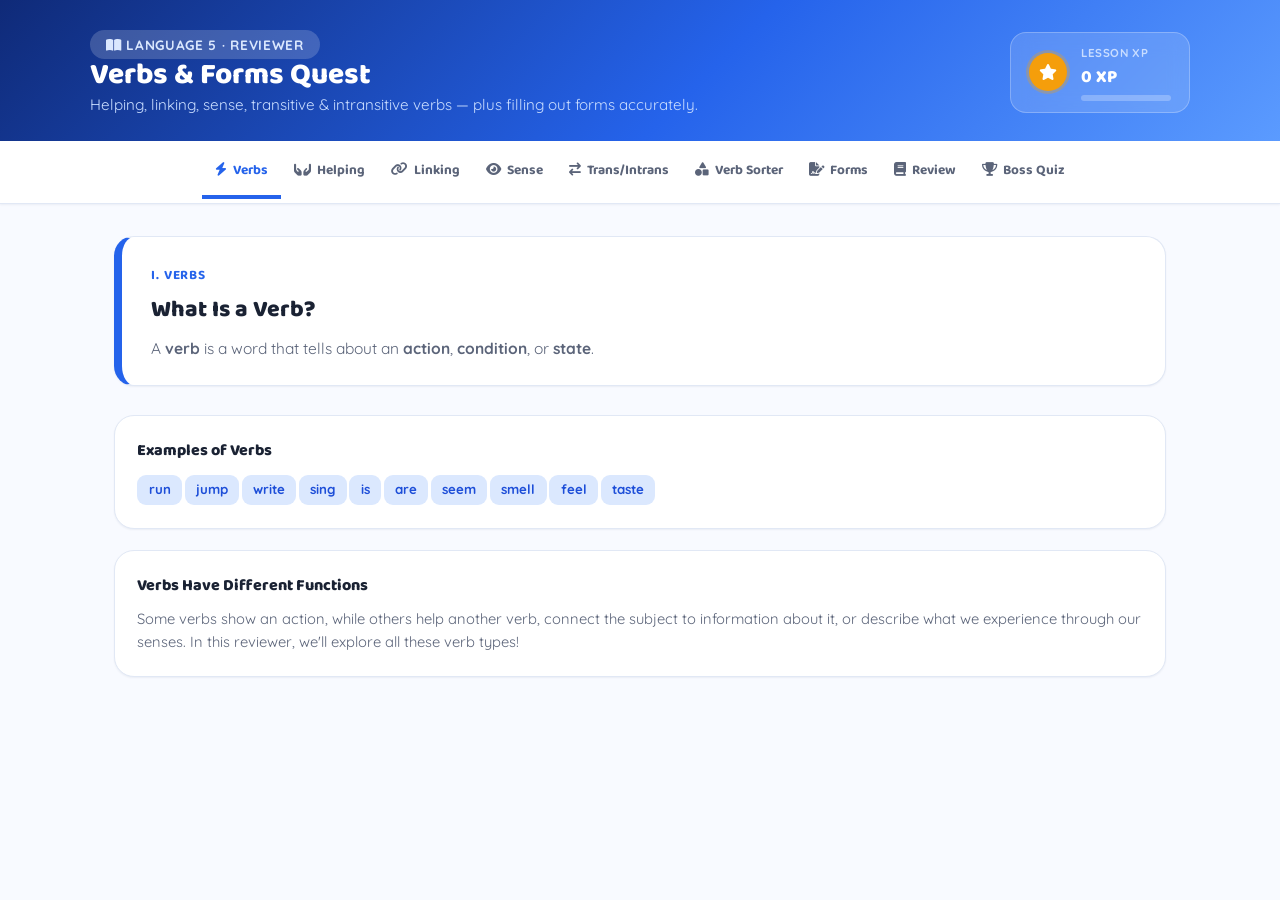
<file: reviewers/English5-Verbs-Forms-Embed.html>
<!DOCTYPE html>
<html lang="en">
<head>
<meta charset="UTF-8">
<meta name="viewport" content="width=device-width, initial-scale=1.0">
<title>Language 5: Verbs &amp; Forms</title>
<link href="https://fonts.googleapis.com/css2?family=Quicksand:wght@400;500;600;700&family=Baloo+2:wght@500;600;700;800&display=swap" rel="stylesheet">
<link rel="stylesheet" href="https://cdnjs.cloudflare.com/ajax/libs/font-awesome/6.4.0/css/all.min.css">
<style>
:root {
  --primary:#2563EB;--primary-dark:#1D4ED8;--primary-light:#DBE8FE;
  --accent:#F59E0B;--accent-dark:#D97706;--accent-light:#FEF0D5;
  --green:#16A34A;--green-dark:#0F7A38;--green-light:#DCFAE6;
  --red:#E23B3B;--red-light:#FCE1DE;
  --violet:#8B5CF6;--violet-light:#EDE4FE;
  --pink:#EC4899;--pink-light:#FCE4F0;
  --bg-main:#F8FAFF;--card-bg:#ffffff;--text-main:#1A2233;--text-muted:#5B6479;
  --border-color:#E1E8F5;
  --shadow-sm:0 1px 2px 0 rgba(20,40,90,.06);
  --shadow-md:0 4px 6px -1px rgba(20,40,90,.1),0 2px 4px -1px rgba(20,40,90,.06);
  --shadow-lg:0 10px 20px -5px rgba(20,40,90,.18);
  --radius:20px;
}
*{box-sizing:border-box;margin:0;padding:0;font-family:'Quicksand',sans-serif;-webkit-tap-highlight-color:transparent}
h1,h2,h3,.section-tag,.tab-btn{font-family:'Baloo 2',sans-serif}
/* iframe-safe body — NO min-height:100vh */
body{background:var(--bg-main);color:var(--text-main);line-height:1.6}

/* Header — position:relative (NOT sticky) so iframe auto-resize works */
header{background:linear-gradient(135deg,#0F2A78 0%,#2563EB 55%,#5B9BFF 100%);color:#fff;padding:2rem 1.5rem 1.5rem;box-shadow:var(--shadow-md)}
.hdr{max-width:1100px;margin:0 auto;display:flex;flex-direction:column;gap:.9rem}
.hdr-top{display:flex;justify-content:space-between;align-items:flex-start;gap:1rem;flex-wrap:wrap}
.badge-subj{background:rgba(255,255,255,.18);backdrop-filter:blur(8px);padding:.4rem 1rem;border-radius:50px;font-size:.85rem;font-weight:700;letter-spacing:.05em;text-transform:uppercase;width:fit-content;color:#DBE8FE}
.hdr-title{font-size:1.85rem;font-weight:800;line-height:1.2}
.hdr-sub{color:#C9DDFF;font-size:.95rem;max-width:700px;font-family:'Quicksand',sans-serif}
.xp-hud{background:rgba(255,255,255,.14);backdrop-filter:blur(10px);border:1px solid rgba(255,255,255,.25);border-radius:16px;padding:.7rem 1.1rem;display:flex;align-items:center;gap:.9rem;min-width:180px}
.xp-icon{width:38px;height:38px;border-radius:50%;background:var(--accent);color:#fff;display:flex;align-items:center;justify-content:center;font-size:1rem;flex-shrink:0;box-shadow:0 0 0 3px rgba(245,158,11,.3)}
.xp-info{flex:1}
.xp-label{font-size:.72rem;color:#C9DDFF;text-transform:uppercase;letter-spacing:.05em;font-weight:700}
.xp-val{font-family:'Baloo 2',sans-serif;font-weight:800;font-size:1.1rem;color:#fff}
.xp-track{width:100%;height:6px;background:rgba(255,255,255,.25);border-radius:10px;overflow:hidden;margin-top:4px}
.xp-fill{height:100%;background:var(--accent);border-radius:10px;transition:width .4s ease;width:0%}

/* Nav — position:relative (NOT sticky) */
.nav-wrap{background:#fff;border-bottom:1px solid var(--border-color);box-shadow:var(--shadow-sm)}
.nav-outer{max-width:1100px;margin:0 auto;position:relative}
.nav-tabs{display:flex;flex-wrap:wrap;overflow-x:auto;scrollbar-width:none;padding:.25rem 1rem;justify-content:center}
.nav-tabs::-webkit-scrollbar{display:none}
.tab-btn{padding:.85rem .8rem;border:none;background:none;font-size:.85rem;font-weight:700;color:var(--text-muted);cursor:pointer;white-space:nowrap;border-bottom:4px solid transparent;transition:all .2s ease;display:flex;align-items:center;gap:.4rem}
.tab-btn:hover{color:var(--primary)}
.tab-btn.active{color:var(--primary);border-bottom-color:var(--primary)}
.done-dot{width:7px;height:7px;border-radius:50%;background:var(--green);display:none}
.tab-btn.visited .done-dot{display:inline-block}
@media(max-width:900px){
  .nav-tabs{flex-wrap:nowrap;justify-content:flex-start}
  .nav-outer::before,.nav-outer::after{content:"";position:absolute;top:0;bottom:0;width:28px;pointer-events:none;z-index:2}
  .nav-outer::before{left:0;background:linear-gradient(90deg,#fff 20%,transparent)}
  .nav-outer::after{right:0;background:linear-gradient(270deg,#fff 20%,transparent)}
}

.container{max-width:1100px;margin:2rem auto 2.5rem;padding:0 1.5rem}
.tab-content{display:none;animation:fadeIn .35s cubic-bezier(.16,1,.3,1)}
.tab-content.active{display:block}
@keyframes fadeIn{from{opacity:0;transform:translateY(12px)}to{opacity:1;transform:translateY(0)}}

.sec-hdr{margin-bottom:1.8rem;background:var(--card-bg);padding:1.5rem 1.8rem;border-radius:var(--radius);border:1px solid var(--border-color);box-shadow:var(--shadow-sm);border-left:8px solid var(--primary)}
.section-tag{color:var(--primary);font-size:.83rem;font-weight:700;text-transform:uppercase;letter-spacing:.07em}
.sec-title{font-size:1.45rem;font-weight:800;color:var(--text-main);margin-top:.3rem}

.grid2{display:grid;grid-template-columns:repeat(auto-fit,minmax(280px,1fr));gap:1.3rem;margin-bottom:1.8rem}
.grid3{display:grid;grid-template-columns:repeat(auto-fit,minmax(220px,1fr));gap:1.2rem;margin-bottom:1.8rem}

.card{background:var(--card-bg);border-radius:var(--radius);border:1px solid var(--border-color);padding:1.4rem;box-shadow:var(--shadow-sm);transition:all .3s ease;display:flex;flex-direction:column}
.card:hover{box-shadow:var(--shadow-lg);transform:translateY(-3px);border-color:var(--primary-light)}
.card-icon{width:46px;height:46px;border-radius:14px;background:var(--primary-light);color:var(--primary-dark);display:flex;align-items:center;justify-content:center;font-size:1.3rem;margin-bottom:.8rem}
.card.orange .card-icon{background:var(--accent-light);color:var(--accent-dark)}
.card.green .card-icon{background:var(--green-light);color:var(--green-dark)}
.card.violet .card-icon{background:var(--violet-light);color:var(--violet)}
.card-title{font-size:1rem;font-weight:800;margin-bottom:.5rem;color:var(--text-main)}
.card-text{color:var(--text-muted);font-size:.92rem;line-height:1.6;flex-grow:1}
.chip{display:inline-block;background:var(--primary-light);color:var(--primary-dark);font-weight:700;font-size:.83rem;padding:.3rem .7rem;border-radius:9px;margin:.18rem .18rem 0 0}

.sbox{background:#F5F8FF;border:1px solid var(--border-color);border-radius:16px;padding:1.1rem 1.4rem;margin:1rem 0}
.sbox-lbl{font-family:'Baloo 2',sans-serif;font-weight:700;color:var(--primary);font-size:.83rem;text-transform:uppercase;letter-spacing:.05em;margin-bottom:.5rem}
.stext{font-size:1.05rem;color:var(--text-main);margin-bottom:.5rem}
.tag{font-weight:800;padding:.1rem .4rem;border-radius:6px}
.tag-h{background:var(--accent-light);color:var(--accent-dark)}
.tag-m{background:var(--primary-light);color:var(--primary-dark)}
.tag-l{background:var(--violet-light);color:var(--violet)}
.tag-s{background:var(--green-light);color:var(--green-dark)}
.tag-o{background:var(--pink-light);color:var(--pink)}
.brow{display:flex;gap:.6rem;align-items:center;font-size:.88rem;color:var(--text-muted);margin-top:.3rem;flex-wrap:wrap}

.step{display:flex;gap:1rem;background:#fff;padding:1.05rem;border-radius:16px;border:1px solid var(--border-color);margin-bottom:.75rem}
.step-n{width:34px;height:34px;background:var(--primary);color:#fff;border-radius:50%;display:flex;align-items:center;justify-content:center;font-weight:800;font-family:'Baloo 2',sans-serif;flex-shrink:0;font-size:.95rem}
.step.orange .step-n{background:var(--accent)}
.step.green .step-n{background:var(--green)}
.step.red .step-n{background:var(--red)}
.step h4{font-size:.98rem;color:var(--text-main);margin-bottom:.12rem}
.step p{color:var(--text-muted);font-size:.88rem}

.cmp{display:grid;grid-template-columns:1fr 1fr;gap:1rem;margin:1rem 0}
.cmp-card{border-radius:16px;padding:1.1rem 1.3rem}
.cmp-card.a{background:var(--green-light);border:2px solid var(--green)}
.cmp-card.b{background:var(--pink-light);border:2px solid var(--pink)}
.cmp-card h4{font-family:'Baloo 2',sans-serif;font-size:1.05rem;margin-bottom:.45rem}
.cmp-card.a h4{color:var(--green-dark)}
.cmp-card.b h4{color:var(--pink)}
.cmp-card p{font-size:.88rem;color:var(--text-main)}
@media(max-width:600px){.cmp{grid-template-columns:1fr}}

.sense-grid{display:grid;grid-template-columns:repeat(auto-fit,minmax(130px,1fr));gap:1rem;margin-top:1rem}
.sense-item{background:#fff;border:2px solid var(--border-color);border-radius:16px;padding:1rem;text-align:center}
.semoji{font-size:1.7rem;margin-bottom:.35rem}
.sname{font-family:'Baloo 2',sans-serif;font-weight:800;color:var(--text-main);font-size:.9rem}
.swords{font-size:.8rem;color:var(--text-muted);margin-top:.25rem}

/* Game */
.game-panel{background:#fff;border:2px solid var(--border-color);border-radius:20px;padding:1.5rem;box-shadow:var(--shadow-md)}
.game-hdr{display:flex;justify-content:space-between;align-items:center;margin-bottom:1.1rem;flex-wrap:wrap;gap:.6rem}
.game-hdr h3{font-size:1.15rem;color:var(--primary-dark)}
.stat-pill{background:var(--primary-light);color:var(--primary-dark);font-weight:800;font-family:'Baloo 2',sans-serif;padding:.38rem .85rem;border-radius:10px;font-size:.88rem}
.word-bank{display:flex;flex-wrap:wrap;gap:.55rem;margin-bottom:1.2rem;min-height:48px;padding:.85rem;background:#F5F8FF;border-radius:14px;border:2px dashed var(--border-color)}
.wpill{background:#fff;border:2px solid var(--primary);color:var(--primary-dark);font-weight:700;padding:.45rem .95rem;border-radius:10px;cursor:pointer;font-size:.92rem;transition:all .15s ease;box-shadow:0 2px 0 var(--primary)}
.wpill:hover{transform:translateY(-2px)}
.wpill.sel{background:var(--primary);color:#fff}
.bucket-grid{display:grid;grid-template-columns:repeat(auto-fit,minmax(145px,1fr));gap:.75rem}
.bucket{border:2px solid var(--border-color);border-radius:14px;padding:.85rem;min-height:95px;text-align:center;cursor:pointer;transition:all .15s ease;background:#FAFBFF}
.bucket:hover{border-color:var(--primary);background:var(--primary-light)}
.bname{font-family:'Baloo 2',sans-serif;font-weight:800;font-size:.9rem;margin-bottom:.45rem}
.bwords{display:flex;flex-wrap:wrap;gap:.3rem;justify-content:center}
.placed{background:var(--green);color:#fff;font-size:.76rem;font-weight:700;padding:.22rem .5rem;border-radius:7px}
.gfeedback{margin-top:1rem;padding:.85rem 1.1rem;border-radius:12px;font-weight:700;text-align:center;display:none;font-family:'Baloo 2',sans-serif}
.gfeedback.show{display:block;animation:fadeIn .3s ease}
.gfeedback.ok{background:var(--green-light);color:var(--green-dark)}
.gfeedback.no{background:var(--red-light);color:var(--red)}
.reset-btn{margin-top:.9rem;background:var(--accent);color:#fff;border:none;padding:.65rem 1.3rem;border-radius:12px;font-weight:700;font-family:'Baloo 2',sans-serif;cursor:pointer;font-size:.9rem;box-shadow:0 3px 0 var(--accent-dark)}

/* Form styles */
.form-mock{background:#fff;border:2px solid var(--border-color);border-radius:16px;padding:1.2rem 1.4rem;margin:1rem 0}
.flbl{font-family:'Baloo 2',sans-serif;font-weight:700;color:var(--text-muted);font-size:.78rem;text-transform:uppercase;letter-spacing:.04em;margin-bottom:.25rem}
.fval{background:#F5F8FF;border:1px solid var(--border-color);border-radius:8px;padding:.5rem .75rem;font-size:.92rem;color:var(--text-main);margin-bottom:.85rem}
.frow{display:flex;gap:.75rem;flex-wrap:wrap}
.frow>div{flex:1;min-width:110px}
.err-chip{display:inline-flex;align-items:center;gap:.35rem;background:var(--red-light);color:var(--red);font-weight:700;font-size:.83rem;padding:.38rem .75rem;border-radius:10px;margin:.2rem .2rem 0 0}
.term-card{background:#fff;border:1px solid var(--border-color);border-radius:14px;padding:1rem 1.2rem;box-shadow:var(--shadow-sm)}
.tname{font-family:'Baloo 2',sans-serif;font-weight:800;color:var(--primary-dark);font-size:.93rem}
.tdef{color:var(--text-muted);font-size:.86rem;margin-top:.2rem}

/* Quiz */
.quiz-card{background:var(--card-bg);border-radius:var(--radius);border:1px solid var(--border-color);padding:2rem;box-shadow:var(--shadow-lg);max-width:820px;margin:0 auto}
.quiz-hdr{display:flex;justify-content:space-between;align-items:center;margin-bottom:1.5rem;padding-bottom:1rem;border-bottom:2px dashed var(--border-color);flex-wrap:wrap;gap:.6rem}
.streak-badge{display:flex;align-items:center;gap:.4rem;background:var(--accent-light);color:var(--accent-dark);font-weight:800;font-family:'Baloo 2',sans-serif;padding:.38rem .85rem;border-radius:12px;font-size:.9rem}
.prog-bar{width:100%;height:10px;background:var(--border-color);border-radius:20px;overflow:hidden;margin-bottom:1.4rem}
.prog-fill{height:100%;width:0%;background:linear-gradient(90deg,var(--accent) 0%,var(--primary) 100%);transition:width .4s ease}
.qtag{display:inline-block;background:var(--primary-light);color:var(--primary-dark);font-weight:700;font-size:.73rem;text-transform:uppercase;letter-spacing:.05em;padding:.28rem .65rem;border-radius:8px;margin-bottom:.65rem}
.qtext{font-size:1.15rem;font-weight:700;margin-bottom:1.6rem;color:var(--text-main);line-height:1.5}
.opts{display:flex;flex-direction:column;gap:.85rem}
.opt{padding:.95rem 1.2rem;border:2px solid var(--border-color);border-radius:16px;background:var(--card-bg);text-align:left;font-size:.96rem;font-weight:600;color:var(--text-main);cursor:pointer;transition:all .2s ease;display:flex;align-items:center;justify-content:space-between}
.opt:hover{border-color:var(--primary);background:var(--primary-light);transform:scale(1.01)}
.opt.ok{border-color:var(--green);background:var(--green-light);color:#0F4A28}
.opt.no{border-color:var(--red);background:var(--red-light);color:#7A2C25}
.quiz-foot{margin-top:1.6rem;display:flex;justify-content:flex-end}
.btn-next{background:var(--primary);color:#fff;padding:.85rem 1.7rem;border:none;border-radius:14px;font-weight:700;font-size:.98rem;cursor:pointer;display:inline-flex;align-items:center;gap:.6rem;box-shadow:0 4px 0 var(--primary-dark);font-family:'Baloo 2',sans-serif;transition:background .2s ease}
.btn-next:hover{background:var(--primary-dark)}
.expl{margin-top:1.4rem;padding:1.2rem;border-radius:16px;background:#F5F8FF;font-size:.93rem;color:#223055;display:none;border-left:5px solid var(--primary);animation:fadeIn .3s ease}

/* XP toast */
.ptost{position:fixed;top:16px;right:16px;background:var(--accent);color:#fff;font-family:'Baloo 2',sans-serif;font-weight:800;padding:.55rem 1.1rem;border-radius:12px;box-shadow:var(--shadow-lg);z-index:500;opacity:0;transform:translateY(-8px);transition:all .3s ease;pointer-events:none;font-size:.92rem}
.ptost.show{opacity:1;transform:translateY(0)}

/* Results */
.results-box{text-align:center;padding:2rem 1rem}
.score-circle{width:140px;height:140px;border-radius:50%;background:var(--primary-light);color:var(--primary-dark);display:flex;align-items:center;justify-content:center;font-size:2.4rem;font-weight:800;font-family:'Baloo 2',sans-serif;margin:0 auto 1.3rem;border:8px solid var(--primary);box-shadow:var(--shadow-md)}
.badge-row{display:flex;justify-content:center;gap:.9rem;flex-wrap:wrap;margin:1.2rem 0}
.ebadge{background:var(--accent-light);border:2px solid var(--accent);border-radius:16px;padding:.85rem 1rem;text-align:center;min-width:95px}
.ebadge i{font-size:1.5rem;color:var(--accent-dark);display:block;margin-bottom:.35rem}
.ebadge span{font-family:'Baloo 2',sans-serif;font-weight:700;font-size:.78rem;color:var(--accent-dark)}

@media(max-width:768px){
  .hdr-title{font-size:1.45rem}
  .quiz-card{padding:1.2rem}
  .opt{padding:.82rem;font-size:.9rem}
  .tab-btn{padding:.75rem .65rem;font-size:.8rem}
}
@media(max-width:480px){
  .hdr-top{flex-direction:column}
  .xp-hud{width:100%}
  .hdr-title{font-size:1.25rem}
}
</style>
</head>
<body>

<div class="ptost" id="ptost">+10 XP!</div>

<header>
  <div class="hdr">
    <div class="hdr-top">
      <div>
        <span class="badge-subj"><i class="fa-solid fa-book-open"></i> Language 5 &middot; Reviewer</span>
        <h1 class="hdr-title">Verbs &amp; Forms Quest</h1>
        <p class="hdr-sub">Helping, linking, sense, transitive &amp; intransitive verbs &mdash; plus filling out forms accurately.</p>
      </div>
      <div class="xp-hud">
        <div class="xp-icon"><i class="fa-solid fa-star"></i></div>
        <div class="xp-info">
          <div class="xp-label">Lesson XP</div>
          <div class="xp-val" id="xpVal">0 XP</div>
          <div class="xp-track"><div class="xp-fill" id="xpFill"></div></div>
        </div>
      </div>
    </div>
  </div>
</header>

<div class="nav-wrap">
  <div class="nav-outer">
    <nav class="nav-tabs" role="tablist">
      <button class="tab-btn active" onclick="goTab('t-verbs',this)"><i class="fa-solid fa-bolt"></i> Verbs<span class="done-dot"></span></button>
      <button class="tab-btn" onclick="goTab('t-helping',this)"><i class="fa-solid fa-hands-holding"></i> Helping<span class="done-dot"></span></button>
      <button class="tab-btn" onclick="goTab('t-linking',this)"><i class="fa-solid fa-link"></i> Linking<span class="done-dot"></span></button>
      <button class="tab-btn" onclick="goTab('t-sense',this)"><i class="fa-solid fa-eye"></i> Sense<span class="done-dot"></span></button>
      <button class="tab-btn" onclick="goTab('t-trans',this)"><i class="fa-solid fa-arrow-right-arrow-left"></i> Trans/Intrans<span class="done-dot"></span></button>
      <button class="tab-btn" onclick="goTab('t-game',this)"><i class="fa-solid fa-shapes"></i> Verb Sorter<span class="done-dot"></span></button>
      <button class="tab-btn" onclick="goTab('t-forms',this)"><i class="fa-solid fa-file-signature"></i> Forms<span class="done-dot"></span></button>
      <button class="tab-btn" onclick="goTab('t-review',this)"><i class="fa-solid fa-book"></i> Review<span class="done-dot"></span></button>
      <button class="tab-btn" onclick="goTab('t-quiz',this)"><i class="fa-solid fa-trophy"></i> Boss Quiz</button>
    </nav>
  </div>
</div>

<div class="container">

<!-- TAB: VERBS -->
<section id="t-verbs" class="tab-content active">
  <div class="sec-hdr">
    <span class="section-tag">I. Verbs</span>
    <h2 class="sec-title">What Is a Verb?</h2>
    <p style="color:var(--text-muted);margin-top:.5rem;font-size:.97rem">A <strong>verb</strong> is a word that tells about an <strong>action</strong>, <strong>condition</strong>, or <strong>state</strong>.</p>
  </div>
  <div class="card" style="margin-bottom:1.3rem">
    <h3 class="card-title">Examples of Verbs</h3>
    <div><span class="chip">run</span><span class="chip">jump</span><span class="chip">write</span><span class="chip">sing</span><span class="chip">is</span><span class="chip">are</span><span class="chip">seem</span><span class="chip">smell</span><span class="chip">feel</span><span class="chip">taste</span></div>
  </div>
  <div class="card">
    <h3 class="card-title">Verbs Have Different Functions</h3>
    <p class="card-text">Some verbs show an action, while others help another verb, connect the subject to information about it, or describe what we experience through our senses. In this reviewer, we'll explore all these verb types!</p>
  </div>
</section>

<!-- TAB: HELPING -->
<section id="t-helping" class="tab-content">
  <div class="sec-hdr">
    <span class="section-tag">II&ndash;IV. Helping Verbs</span>
    <h2 class="sec-title">What Is a Helping Verb?</h2>
    <p style="color:var(--text-muted);margin-top:.5rem;font-size:.97rem">A <strong>helping verb</strong> works together with a main verb to express an action, condition, or time. Also called <strong>auxiliary verbs</strong>.</p>
  </div>
  <div class="card orange" style="margin-bottom:1.3rem">
    <h3 class="card-title">Common Helping Verbs</h3>
    <div><span class="chip">am</span><span class="chip">is</span><span class="chip">are</span><span class="chip">was</span><span class="chip">were</span><span class="chip">has</span><span class="chip">have</span><span class="chip">had</span><span class="chip">do</span><span class="chip">does</span><span class="chip">did</span></div>
  </div>
  <div class="sec-hdr" style="border-left-color:var(--accent);padding:1.2rem 1.5rem;margin-bottom:1rem">
    <span class="section-tag" style="color:var(--accent-dark)"><i class="fa-solid fa-magnifying-glass"></i> III. How to Identify a Helping Verb</span>
    <p style="color:var(--text-muted);margin-top:.4rem;font-size:.93rem">Look for a verb that is helping another verb in the sentence.</p>
  </div>
  <div class="sbox">
    <div class="sbox-lbl">Example</div>
    <div class="stext">Maria <span class="tag tag-h">is</span> <span class="tag tag-m">reading</span> a book.</div>
    <div class="brow"><span class="tag tag-h">is</span> = helping verb &nbsp;&bull;&nbsp; <span class="tag tag-m">reading</span> = main verb</div>
  </div>
  <div class="sbox">
    <div class="sbox-lbl">Another Example</div>
    <div class="stext">The students <span class="tag tag-h">were</span> <span class="tag tag-m">preparing</span> their projects.</div>
    <div class="brow"><span class="tag tag-h">were</span> = helping verb &nbsp;&bull;&nbsp; <span class="tag tag-m">preparing</span> = main verb</div>
  </div>
  <div class="sec-hdr" style="padding:1.2rem 1.5rem;margin-top:1.3rem;margin-bottom:1rem">
    <span class="section-tag"><i class="fa-solid fa-list"></i> IV. Common Helping Verbs in Action</span>
  </div>
  <div class="grid3">
    <div class="card"><h3 class="card-title">AM</h3><p class="card-text">I <strong>am</strong> studying.</p></div>
    <div class="card"><h3 class="card-title">IS</h3><p class="card-text">She <strong>is</strong> writing.</p></div>
    <div class="card"><h3 class="card-title">ARE</h3><p class="card-text">They <strong>are</strong> playing.</p></div>
    <div class="card"><h3 class="card-title">WAS</h3><p class="card-text">He <strong>was</strong> sleeping.</p></div>
    <div class="card"><h3 class="card-title">WERE</h3><p class="card-text">We <strong>were</strong> talking.</p></div>
    <div class="card"><h3 class="card-title">HAS / HAVE / HAD</h3><p class="card-text">She <strong>has</strong> finished. They <strong>have</strong> completed. He <strong>had</strong> arrived early.</p></div>
  </div>
</section>

<!-- TAB: LINKING -->
<section id="t-linking" class="tab-content">
  <div class="sec-hdr">
    <span class="section-tag">V&ndash;VIII. Linking Verbs</span>
    <h2 class="sec-title">What Is a Linking Verb?</h2>
    <p style="color:var(--text-muted);margin-top:.5rem;font-size:.97rem">A <strong>linking verb</strong> connects the subject to a word or phrase that <strong>describes or identifies</strong> the subject. It does NOT show action on an object.</p>
  </div>
  <div class="sbox">
    <div class="sbox-lbl">Example</div>
    <div class="stext"><span class="tag tag-s">Maria</span> is <span class="tag tag-l">happy</span>.</div>
    <div class="brow"><span class="tag tag-s">Maria</span> = subject &nbsp;&bull;&nbsp; <strong>is</strong> = linking verb &nbsp;&bull;&nbsp; <span class="tag tag-l">happy</span> = describes Maria</div>
  </div>
  <div class="grid2" style="margin-top:1.3rem">
    <div class="card violet">
      <h3 class="card-title">Forms of "Be"</h3>
      <div><span class="chip">am</span><span class="chip">is</span><span class="chip">are</span><span class="chip">was</span><span class="chip">were</span><span class="chip">be</span><span class="chip">being</span><span class="chip">been</span></div>
    </div>
    <div class="card violet">
      <h3 class="card-title">Other Linking Verbs</h3>
      <div><span class="chip">seem</span><span class="chip">become</span><span class="chip">appear</span><span class="chip">remain</span><span class="chip">feel</span><span class="chip">look</span><span class="chip">sound</span><span class="chip">taste</span><span class="chip">smell</span></div>
    </div>
  </div>
  <div class="sbox"><div class="stext"><span class="tag tag-s">I</span> am <span class="tag tag-l">happy</span>.</div><p style="font-size:.86rem;color:var(--text-muted);margin-top:.4rem"><em>am</em> connects <em>I</em> to <em>happy</em>.</p></div>
  <div class="sbox"><div class="stext">The <span class="tag tag-s">flowers</span> were <span class="tag tag-l">beautiful</span>.</div><p style="font-size:.86rem;color:var(--text-muted);margin-top:.4rem"><em>were</em> connects <em>flowers</em> to <em>beautiful</em>.</p></div>
  <div class="sbox"><div class="stext">The <span class="tag tag-s">boy</span> became <span class="tag tag-l">sleepy</span>.</div></div>
  <div class="sec-hdr" style="border-left-color:var(--red);padding:1.2rem 1.5rem;margin-top:1.3rem;margin-bottom:.5rem">
    <span class="section-tag" style="color:var(--red)"><i class="fa-solid fa-scale-balanced"></i> VIII. Helping vs. Linking Verb</span>
  </div>
  <div class="cmp">
    <div class="cmp-card a"><h4>Helping Verb</h4><p>She <strong>is</strong> singing.<br><em>"is" helps the verb "singing"</em></p></div>
    <div class="cmp-card b"><h4>Linking Verb</h4><p>She <strong>is</strong> happy.<br><em>"is" connects "she" to "happy"</em></p></div>
  </div>
  <div class="card" style="background:var(--primary-light);border:none">
    <p class="card-text" style="color:var(--primary-dark);font-weight:700">Remember: Helping verb &rarr; helps another verb. Linking verb &rarr; connects the subject to information about it.</p>
  </div>
</section>

<!-- TAB: SENSE -->
<section id="t-sense" class="tab-content">
  <div class="sec-hdr">
    <span class="section-tag">IX&ndash;XV. Sense Verbs</span>
    <h2 class="sec-title">What Are Sense Verbs?</h2>
    <p style="color:var(--text-muted);margin-top:.5rem;font-size:.97rem">Sense verbs are verbs connected to the <strong>five senses</strong>.</p>
  </div>
  <div class="sense-grid">
    <div class="sense-item"><div class="semoji">&#128065;&#65039;</div><div class="sname">Sight</div><div class="swords">see, look, watch</div></div>
    <div class="sense-item"><div class="semoji">&#128066;</div><div class="sname">Hearing</div><div class="swords">hear, listen</div></div>
    <div class="sense-item"><div class="semoji">&#128067;</div><div class="sname">Smell</div><div class="swords">smell</div></div>
    <div class="sense-item"><div class="semoji">&#128069;</div><div class="sname">Taste</div><div class="swords">taste</div></div>
    <div class="sense-item"><div class="semoji">&#9995;</div><div class="sname">Touch</div><div class="swords">feel</div></div>
  </div>
  <div class="grid2" style="margin-top:1.4rem">
    <div class="card"><h3 class="card-title">&#128065;&#65039; Sight</h3><p class="card-text">I <strong>see</strong> a bird in the tree. She <strong>looks</strong> at the painting. We <strong>watched</strong> the movie.</p></div>
    <div class="card"><h3 class="card-title">&#128066; Hearing</h3><p class="card-text">I <strong>hear</strong> music outside. Please <strong>listen</strong> to the teacher.<br><strong>Note:</strong> "Hear" = receiving a sound; "Listen" = intentionally paying attention.</p></div>
    <div class="card"><h3 class="card-title">&#128067; Smell</h3><p class="card-text">The flowers <strong>smell</strong> wonderful. The food <strong>smells</strong> delicious.</p></div>
    <div class="card"><h3 class="card-title">&#128069; Taste</h3><p class="card-text">The soup <strong>tastes</strong> delicious. The fruit <strong>tastes</strong> sweet.</p></div>
    <div class="card"><h3 class="card-title">&#9995; Touch / Feel</h3><p class="card-text">The blanket <strong>feels</strong> soft. The water <strong>feels</strong> cold.</p></div>
  </div>
</section>

<!-- TAB: TRANSITIVE -->
<section id="t-trans" class="tab-content">
  <div class="sec-hdr">
    <span class="section-tag">XVI&ndash;XXIII. Transitive &amp; Intransitive</span>
    <h2 class="sec-title">Direct Objects &amp; Verb Types</h2>
  </div>
  <div class="card" style="margin-bottom:1.3rem">
    <h3 class="card-title">XVI. Transitive Verb</h3>
    <p class="card-text">A transitive verb needs a <strong>direct object</strong> to complete its meaning. The action is performed by the subject <em>on</em> something or someone.</p>
    <div style="margin-top:.6rem"><span class="chip">Subject + Verb + Object</span></div>
  </div>
  <div class="sbox">
    <div class="sbox-lbl">Example</div>
    <div class="stext"><span class="tag tag-s">Ana</span> <span class="tag tag-m">opened</span> <span class="tag tag-o">the door</span>.</div>
    <p style="font-size:.88rem;color:var(--text-muted);margin-top:.4rem">Opened <em>what</em>? &rarr; the door. Therefore "opened" is transitive.</p>
  </div>
  <div class="grid2" style="margin-top:1rem">
    <div class="sbox"><div class="stext">The boy <span class="tag tag-m">kicked</span> <span class="tag tag-o">the ball</span>.</div></div>
    <div class="sbox"><div class="stext">Maria <span class="tag tag-m">read</span> <span class="tag tag-o">the book</span>.</div></div>
    <div class="sbox"><div class="stext">She <span class="tag tag-m">bought</span> <span class="tag tag-o">a new bag</span>.</div></div>
    <div class="sbox"><div class="stext">The teacher <span class="tag tag-m">checked</span> <span class="tag tag-o">the papers</span>.</div></div>
  </div>
  <div class="sec-hdr" style="border-left-color:var(--green);padding:1.2rem 1.5rem;margin-top:1rem;margin-bottom:1rem">
    <span class="section-tag" style="color:var(--green-dark)"><i class="fa-solid fa-circle-minus"></i> XIX&ndash;XX. Intransitive Verbs</span>
    <p style="color:var(--text-muted);margin-top:.4rem;font-size:.93rem">An intransitive verb does <strong>not</strong> need a direct object. The action stands on its own.</p>
  </div>
  <div class="grid2">
    <div class="sbox"><div class="stext">The baby <span class="tag tag-m">slept</span>.</div><p style="font-size:.86rem;color:var(--text-muted)">Slept what? &rarr; No direct object.</p></div>
    <div class="sbox"><div class="stext">The birds <span class="tag tag-m">flew</span>.</div></div>
    <div class="sbox"><div class="stext">The children <span class="tag tag-m">laughed</span>.</div></div>
    <div class="sbox"><div class="stext">The dog <span class="tag tag-m">barked</span>.</div></div>
  </div>
  <div class="cmp" style="margin-top:1rem">
    <div class="cmp-card a"><h4>Transitive</h4><p>Needs a direct object.<br>"The boy kicked <u>the ball</u>."</p></div>
    <div class="cmp-card b"><h4>Intransitive</h4><p>No direct object.<br>"The boy slept."</p></div>
  </div>
  <div class="sec-hdr" style="padding:1.2rem 1.5rem;margin-top:1rem;margin-bottom:1rem">
    <span class="section-tag"><i class="fa-solid fa-shuffle"></i> XXII&ndash;XXIII. Same Verb, Different Uses</span>
  </div>
  <div class="grid2">
    <div class="sbox"><div class="sbox-lbl">Twisted — Transitive</div><div class="stext">She <span class="tag tag-m">twisted</span> <span class="tag tag-o">the rope</span>.</div></div>
    <div class="sbox"><div class="sbox-lbl">Twisted — Intransitive</div><div class="stext">The rope <span class="tag tag-m">twisted</span>.</div></div>
  </div>
</section>

<!-- TAB: VERB SORTER GAME -->
<section id="t-game" class="tab-content">
  <div class="sec-hdr">
    <span class="section-tag">Mini-Game</span>
    <h2 class="sec-title">&#127918; Verb Sorter Challenge</h2>
    <p style="color:var(--text-muted);margin-top:.5rem;font-size:.97rem">Tap a word, then tap the bucket where it belongs. Sort them all to earn bonus XP!</p>
  </div>
  <div class="game-panel">
    <div class="game-hdr">
      <h3><i class="fa-solid fa-flask"></i> Sort the Verbs!</h3>
      <div style="display:flex;gap:.6rem">
        <span class="stat-pill" id="gOk">&#10003; 0</span>
        <span class="stat-pill" id="gNo">&#10007; 0</span>
      </div>
    </div>
    <div class="word-bank" id="wBank"></div>
    <div class="bucket-grid">
      <div class="bucket" onclick="dropIn('Helping')"><div class="bname" style="color:var(--accent-dark)">Helping</div><div class="bwords" id="b-Helping"></div></div>
      <div class="bucket" onclick="dropIn('Linking')"><div class="bname" style="color:var(--violet)">Linking</div><div class="bwords" id="b-Linking"></div></div>
      <div class="bucket" onclick="dropIn('Sense')"><div class="bname" style="color:var(--primary)">Sense</div><div class="bwords" id="b-Sense"></div></div>
    </div>
    <div class="gfeedback" id="gFeed"></div>
    <button class="reset-btn" onclick="resetGame()"><i class="fa-solid fa-rotate-right"></i> Reset Game</button>
  </div>
</section>

<!-- TAB: FORMS -->
<section id="t-forms" class="tab-content">
  <div class="sec-hdr">
    <span class="section-tag">XXX&ndash;XXXVII. Filling Out Forms</span>
    <h2 class="sec-title">What Is a Form?</h2>
    <p style="color:var(--text-muted);margin-top:.5rem;font-size:.97rem">A <strong>form</strong> is a document that asks for information, used to collect data in an organized way.</p>
  </div>
  <div class="card" style="margin-bottom:1.3rem">
    <h3 class="card-title">Examples of Forms</h3>
    <div><span class="chip">Personal information sheets</span><span class="chip">Registration forms</span><span class="chip">School forms</span><span class="chip">Application forms</span><span class="chip">Permission slips</span></div>
  </div>
  <div class="sec-hdr" style="padding:1.2rem 1.5rem;margin-bottom:1rem">
    <span class="section-tag"><i class="fa-solid fa-check-double"></i> XXXI. Steps to Fill Out a Form Accurately</span>
  </div>
  <div class="step"><div class="step-n">1</div><div><h4>Read the labels carefully</h4><p>Understand what information is being requested.</p></div></div>
  <div class="step"><div class="step-n">2</div><div><h4>Write the correct information</h4><p>Do not guess.</p></div></div>
  <div class="step"><div class="step-n">3</div><div><h4>Follow the required format</h4><p>Some fields need a specific format (e.g. dates).</p></div></div>
  <div class="step"><div class="step-n">4</div><div><h4>Check your spelling</h4><p>Make sure names and places are spelled correctly.</p></div></div>
  <div class="step"><div class="step-n">5</div><div><h4>Review before submitting</h4><p>Look for missing or incorrect information.</p></div></div>
  <div class="sec-hdr" style="padding:1.2rem 1.5rem;margin-top:1.3rem;margin-bottom:1rem">
    <span class="section-tag"><i class="fa-solid fa-signature"></i> XXXIII. Writing Your Name</span>
    <p style="color:var(--text-muted);margin-top:.4rem;font-size:.93rem">When a form asks: Last Name &ndash; First Name &ndash; Middle Initial</p>
  </div>
  <div class="form-mock">
    <div class="flbl">If the complete name is: Maria Santos Cruz</div>
    <div class="frow">
      <div><div class="flbl">Last Name</div><div class="fval">Santos</div></div>
      <div><div class="flbl">First Name</div><div class="fval">Maria</div></div>
      <div><div class="flbl">M.I.</div><div class="fval">C.</div></div>
    </div>
  </div>
  <div class="sec-hdr" style="padding:1.2rem 1.5rem;margin-top:1rem;margin-bottom:1rem">
    <span class="section-tag"><i class="fa-solid fa-calendar"></i> XXXIV. Date of Birth Format</span>
  </div>
  <div class="form-mock">
    <div class="flbl">If date is January 15, 2015 — format: MM/DD/YYYY</div>
    <div class="fval" style="font-family:'Baloo 2',sans-serif;font-weight:700;font-size:1.1rem">01 / 15 / 2015</div>
    <p style="font-size:.83rem;color:var(--text-muted)">MM = Month &nbsp;&bull;&nbsp; DD = Day &nbsp;&bull;&nbsp; YYYY = Year</p>
  </div>
  <div class="sec-hdr" style="border-left-color:var(--red);padding:1.2rem 1.5rem;margin-top:1.3rem;margin-bottom:1rem">
    <span class="section-tag" style="color:var(--red)"><i class="fa-solid fa-triangle-exclamation"></i> XXXVII. Common Mistakes</span>
  </div>
  <div class="card">
    <div>
      <span class="err-chip"><i class="fa-solid fa-xmark"></i> Leaving required fields blank</span>
      <span class="err-chip"><i class="fa-solid fa-xmark"></i> Writing in the wrong space</span>
      <span class="err-chip"><i class="fa-solid fa-xmark"></i> Incorrect date format</span>
      <span class="err-chip"><i class="fa-solid fa-xmark"></i> Misspelling names</span>
      <span class="err-chip"><i class="fa-solid fa-xmark"></i> Giving incomplete information</span>
      <span class="err-chip"><i class="fa-solid fa-xmark"></i> Guessing information</span>
      <span class="err-chip"><i class="fa-solid fa-xmark"></i> Forgetting to sign</span>
    </div>
  </div>
</section>

<!-- TAB: REVIEW -->
<section id="t-review" class="tab-content">
  <div class="sec-hdr">
    <span class="section-tag">XXXVIII&ndash;XLI. Summary</span>
    <h2 class="sec-title">Important Terms &amp; Quick Memory Guide</h2>
  </div>
  <div class="grid2" style="margin-bottom:1.5rem">
    <div class="term-card"><div class="tname">HELPING VERB</div><div class="tdef">A verb that works with another verb (auxiliary verb).</div></div>
    <div class="term-card"><div class="tname">LINKING VERB</div><div class="tdef">Connects the subject to information describing or identifying it.</div></div>
    <div class="term-card"><div class="tname">SENSE VERB</div><div class="tdef">A verb related to one of the five senses.</div></div>
    <div class="term-card"><div class="tname">TRANSITIVE VERB</div><div class="tdef">A verb that takes a direct object.</div></div>
    <div class="term-card"><div class="tname">INTRANSITIVE VERB</div><div class="tdef">A verb that does not take a direct object.</div></div>
    <div class="term-card"><div class="tname">DIRECT OBJECT</div><div class="tdef">The person or thing receiving the action of a transitive verb.</div></div>
    <div class="term-card"><div class="tname">FORM</div><div class="tdef">A document used to collect information.</div></div>
    <div class="term-card"><div class="tname">PERSONAL INFORMATION</div><div class="tdef">Details about a person: name, age, address, date of birth.</div></div>
  </div>
  <div class="sec-hdr" style="border-left-color:var(--accent);padding:1.2rem 1.5rem;margin-bottom:1rem">
    <span class="section-tag" style="color:var(--accent-dark)"><i class="fa-solid fa-route"></i> Easy Way to Remember</span>
  </div>
  <div class="step orange"><div class="step-n">1</div><div><h4>HELPING</h4><p>Helps another verb</p></div></div>
  <div class="step"><div class="step-n">2</div><div><h4>LINKING</h4><p>Links the subject to information</p></div></div>
  <div class="step green"><div class="step-n">3</div><div><h4>SENSE</h4><p>Connects to the senses</p></div></div>
  <div class="step red"><div class="step-n">4</div><div><h4>TRANSITIVE</h4><p>Transfers action to an object</p></div></div>
  <div class="step"><div class="step-n" style="background:var(--violet)">5</div><div><h4>INTRANSITIVE</h4><p>Action does not transfer to an object</p></div></div>
  <div class="card" style="margin-top:1.4rem;background:var(--primary-light);border:none">
    <h3 class="card-title" style="color:var(--primary-dark)">&#11088; Final Reminder for Forms</h3>
    <p class="card-text" style="color:var(--primary-dark);font-weight:600">READ carefully &rarr; WRITE correctly &rarr; CHECK spelling &rarr; REVIEW &rarr; SUBMIT.</p>
  </div>
</section>

<!-- TAB: BOSS QUIZ -->
<section id="t-quiz" class="tab-content">
  <div class="quiz-card">
    <div id="qbody">
      <div class="quiz-hdr">
        <span style="font-family:'Baloo 2',sans-serif;font-size:1.05rem;font-weight:700;color:var(--primary)" id="qcount">Question 1 of 30</span>
        <span class="streak-badge" id="qstreak">&#128293; Streak: 0</span>
        <span style="font-family:'Baloo 2',sans-serif;font-size:1.05rem;font-weight:700;background:var(--primary-light);color:var(--text-main);padding:.38rem .95rem;border-radius:12px" id="qscore">Score: 0</span>
      </div>
      <div class="prog-bar"><div class="prog-fill" id="progFill"></div></div>
      <span class="qtag" id="qtag">Verbs</span>
      <h3 class="qtext" id="qtext">Loading...</h3>
      <div class="opts" id="qopts"></div>
      <div class="expl" id="qexpl"></div>
      <div class="quiz-foot">
        <button class="btn-next" id="qnext" onclick="nextQ()" style="display:none">Next Question <i class="fa-solid fa-arrow-right"></i></button>
      </div>
    </div>
    <div id="qresults" class="results-box" style="display:none">
      <div class="score-circle" id="finalCircle">0/30</div>
      <h2 style="font-family:'Baloo 2',sans-serif;font-size:1.9rem;font-weight:800;margin-bottom:.45rem;color:var(--primary-dark)" id="rhead">Quest Complete!</h2>
      <p style="color:var(--text-muted);margin-bottom:1rem;font-size:1.05rem" id="rsub">You finished the Boss Quiz.</p>
      <div class="badge-row" id="rbadges"></div>
      <button class="btn-next" onclick="restartQ()"><i class="fa-solid fa-rotate-right"></i> Try Again</button>
    </div>
  </div>
</section>

</div><!-- /.container -->

<script src="../reviewer-helper.js"></script>
<script>
/* ===== XP ===== */
let totalXP = 0;
const visited = new Set();
function awardXP(n) {
  totalXP += n;
  document.getElementById('xpVal').textContent = totalXP + ' XP';
  document.getElementById('xpFill').style.width = Math.min((totalXP % 200) / 200 * 100, 100) + '%';
  const t = document.getElementById('ptost');
  t.textContent = '+' + n + ' XP!';
  t.classList.add('show');
  clearTimeout(window._tt);
  window._tt = setTimeout(() => t.classList.remove('show'), 1200);
}

function goTab(id, btn) {
  document.querySelectorAll('.tab-content').forEach(c => c.classList.remove('active'));
  document.querySelectorAll('.tab-btn').forEach(b => b.classList.remove('active'));
  document.getElementById(id).classList.add('active');
  btn.classList.add('active');
  if (!visited.has(id) && id !== 't-quiz') {
    visited.add(id);
    btn.classList.add('visited');
    awardXP(15);
  }
  if (id === 't-quiz' && !quizStartTime) quizStartTime = Date.now();
}

/* ===== VERB SORTER GAME ===== */
const WORDS = [
  {w:'is',b:'Helping'},{w:'was',b:'Helping'},{w:'has',b:'Helping'},{w:'did',b:'Helping'},
  {w:'seem',b:'Linking'},{w:'become',b:'Linking'},{w:'appear',b:'Linking'},{w:'remain',b:'Linking'},
  {w:'look',b:'Sense'},{w:'smell',b:'Sense'},{w:'taste',b:'Sense'},{w:'listen',b:'Sense'}
];
let selWord = null, gOk = 0, gNo = 0;
const placed = new Set();

function shuffle(a) {
  const r = a.slice();
  for (let i = r.length - 1; i > 0; i--) { const j = Math.floor(Math.random() * (i + 1));[r[i], r[j]] = [r[j], r[i]]; }
  return r;
}

function renderGame() {
  const bk = document.getElementById('wBank');
  bk.innerHTML = '';
  shuffle(WORDS).forEach(item => {
    if (placed.has(item.w)) return;
    const p = document.createElement('div');
    p.className = 'wpill'; p.textContent = item.w;
    p.onclick = () => { document.querySelectorAll('.wpill').forEach(x => x.classList.remove('sel')); p.classList.add('sel'); selWord = item.w; };
    bk.appendChild(p);
  });
  document.getElementById('gOk').textContent = '\u2713 ' + gOk;
  document.getElementById('gNo').textContent = '\u2717 ' + gNo;
}

function dropIn(bucket) {
  if (!selWord) return;
  const item = WORDS.find(w => w.w === selWord);
  const fb = document.getElementById('gFeed');
  fb.classList.remove('show', 'ok', 'no');
  if (item.b === bucket) {
    gOk++;
    placed.add(selWord);
    const sp = document.createElement('span');
    sp.className = 'placed'; sp.textContent = selWord;
    document.getElementById('b-' + bucket).appendChild(sp);
    fb.textContent = '\u2705 Correct! "' + selWord + '" is a ' + bucket + ' verb.';
    fb.classList.add('show', 'ok');
    awardXP(5);
    if (placed.size === WORDS.length) setTimeout(() => { fb.textContent = '\uD83C\uDF89 All sorted! Bonus +25 XP!'; awardXP(25); }, 500);
  } else {
    gNo++;
    fb.textContent = '\u274C Not quite \u2014 "' + selWord + '" is not a ' + bucket + ' verb. Try again!';
    fb.classList.add('show', 'no');
  }
  selWord = null;
  renderGame();
}

function resetGame() {
  placed.clear(); gOk = 0; gNo = 0;
  ['Helping','Linking','Sense'].forEach(b => document.getElementById('b-' + b).innerHTML = '');
  document.getElementById('gFeed').classList.remove('show');
  renderGame();
}
renderGame();

/* ===== BOSS QUIZ ===== */
const QD = [
  {tag:'Verbs',q:'What is a verb?',opts:['A word that names a person or place','A word that tells about an action, condition, or state','A word that describes a noun','A word that connects two sentences'],a:1,exp:'A verb is a word that tells about an action, condition, or state.'},
  {tag:'Helping Verbs',q:'What is a helping verb also called?',opts:['A main verb','An auxiliary verb','A linking verb','A sense verb'],a:1,exp:'Helping verbs are also called auxiliary verbs.'},
  {tag:'Helping Verbs',q:"In 'Maria is reading a book,' which word is the helping verb?",opts:['Maria','is','reading','book'],a:1,exp:"'Is' is the helping verb that helps the main verb 'reading.'"},
  {tag:'Helping Verbs',q:"In 'The students were preparing their projects,' what is the main verb?",opts:['students','were','preparing','projects'],a:2,exp:"'Preparing' is the main verb; 'were' is the helping verb."},
  {tag:'Helping Verbs',q:'Which of the following is a common helping verb?',opts:['run','has','smell','feel'],a:1,exp:'Common helping verbs include am, is, are, was, were, has, have, had, do, does, did.'},
  {tag:'Linking Verbs',q:'What does a linking verb do?',opts:['Shows a physical action','Connects the subject to information that describes or identifies it','Always needs a direct object','Describes the five senses'],a:1,exp:'A linking verb connects the subject to a word or phrase that describes or identifies the subject.'},
  {tag:'Linking Verbs',q:"In 'Maria is happy,' what does 'is' do?",opts:["Helps the verb happy","Connects Maria to the description happy","Shows an action","Names the subject"],a:1,exp:"The linking verb 'is' connects Maria to the description 'happy.'"},
  {tag:'Linking Verbs',q:'Which of the following is a linking verb (not a form of "be")?',opts:['run','seem','did','watch'],a:1,exp:'Other linking verbs include seem, become, appear, remain, feel, look, sound, taste, and smell.'},
  {tag:'Linking Verbs',q:"In 'The boy became sleepy,' what does 'became' connect?",opts:['Boy to sleepy','Boy to became','Sleepy to the action','Nothing'],a:0,exp:"'Became' connects 'boy' to the description 'sleepy.'"},
  {tag:'Helping vs Linking',q:"In 'She is singing,' is 'is' a helping or linking verb?",opts:['Helping verb','Linking verb','Both','Neither'],a:0,exp:"In 'She is singing,' 'is' is a helping verb because it helps the main verb 'singing.'"},
  {tag:'Helping vs Linking',q:"In 'She is happy,' is 'is' a helping or linking verb?",opts:['Helping verb','Linking verb','Both','Neither'],a:1,exp:"In 'She is happy,' 'is' is a linking verb because it connects 'she' to 'happy.'"},
  {tag:'Sense Verbs',q:'Sense verbs are connected to what?',opts:['Direct objects','The five senses','Helping verbs','Forms'],a:1,exp:'Sense verbs are connected to the five senses: sight, hearing, smell, taste, and touch.'},
  {tag:'Sense Verbs',q:'Which verbs relate to the sense of sight?',opts:['hear, listen','see, look, watch','taste, smell','feel, touch'],a:1,exp:'Verbs related to seeing include see, look, and watch.'},
  {tag:'Sense Verbs',q:"What is the difference between 'hear' and 'listen'?",opts:['They mean exactly the same thing','Hear = receiving a sound; listen = intentionally paying attention','Hear is for smell; listen is for sight','There is no difference'],a:1,exp:"'Hear' usually refers to receiving a sound; 'listen' means intentionally paying attention."},
  {tag:'Sense Verbs',q:'Which verb relates to the sense of touch?',opts:['see','hear','feel','taste'],a:2,exp:"The verb 'feel' describes the sense of touch."},
  {tag:'Transitive Verbs',q:'What is a transitive verb?',opts:['A verb that does not need an object','A verb that needs a direct object to complete its meaning','A verb connected to the senses','A verb that helps another verb'],a:1,exp:'A transitive verb needs a direct object to complete its meaning.'},
  {tag:'Transitive Verbs',q:"In 'Ana opened the door,' what is the direct object?",opts:['Ana','opened','the door','none'],a:2,exp:"Opened what? The door. Therefore, 'the door' is the direct object."},
  {tag:'Transitive Verbs',q:'What questions help you find the direct object?',opts:['Where? or When?','What? or Whom?','Why? or How?','Who? or Which?'],a:1,exp:"After identifying the verb, ask 'What?' or 'Whom?' to find the direct object."},
  {tag:'Transitive Verbs',q:"In 'The teacher checked the papers,' what is the direct object?",opts:['The teacher','checked','the papers','none'],a:2,exp:"Checked what? The papers. 'The papers' is the direct object."},
  {tag:'Intransitive Verbs',q:'What is an intransitive verb?',opts:['A verb that always needs a direct object','A verb that does not need a direct object to complete its meaning','A verb connected to the five senses','A verb that helps another verb'],a:1,exp:'An intransitive verb does not need a direct object — the action stands on its own.'},
  {tag:'Intransitive Verbs',q:'Which sentence uses an intransitive verb?',opts:['The boy kicked the ball.','The baby slept.','Maria read the book.','She bought a new bag.'],a:1,exp:"'The baby slept' is complete without a direct object, making 'slept' intransitive."},
  {tag:'Trans vs Intrans',q:"In 'The rope twisted,' is 'twisted' transitive or intransitive?",opts:['Transitive, because it has an object','Intransitive, because there is no direct object','Both at the same time','Neither'],a:1,exp:"In 'The rope twisted,' there is no direct object, so 'twisted' is intransitive."},
  {tag:'Trans vs Intrans',q:"In 'She twisted the rope,' is 'twisted' transitive or intransitive?",opts:['Transitive, because "the rope" is the direct object','Intransitive','Both','Neither'],a:0,exp:"In 'She twisted the rope,' 'the rope' is the direct object, making 'twisted' transitive."},
  {tag:'Forms',q:'What is a form?',opts:['A type of verb','A document that asks for information','A type of sentence','A punctuation mark'],a:1,exp:'A form is a document that asks for information.'},
  {tag:'Forms',q:"For 'Maria Santos Cruz' as Last Name - First Name - M.I., how is it written?",opts:['Maria | Santos | C.','Santos | Maria | C.','Cruz | Maria | S.','Santos | Cruz | M.'],a:1,exp:'Santos (Last Name) | Maria (First Name) | C. (Middle Initial).'},
  {tag:'Forms',q:"If a form specifies MM/DD/YYYY and the date is January 15, 2015, how should it be written?",opts:['15/01/2015','2015/01/15','01/15/2015','15-Jan-2015'],a:2,exp:'MM/DD/YYYY = Month/Day/Year, so January 15, 2015 is 01/15/2015.'},
  {tag:'Forms',q:'What is a signature?',opts:["A printed form of your name","A person's handwritten name or usual identifying mark","The date you were born","Your school's name"],a:1,exp:"A signature is a person's handwritten name or usual identifying mark."},
  {tag:'Forms',q:'Which of the following is a common mistake when filling out forms?',opts:['Reviewing before submitting','Leaving required fields blank','Writing information accurately','Checking your spelling'],a:1,exp:'Leaving required fields blank is a common mistake to avoid.'},
  {tag:'Forms',q:'What should you do FIRST when completing a form?',opts:['Sign immediately','Read the labels carefully','Guess the information','Skip difficult sections'],a:1,exp:'Read the labels carefully first so you understand what information is being requested.'},
  {tag:'Review',q:"Which memory guide matches 'TRANSITIVE'?",opts:['Helps another verb','Links the subject to information','Transfers action to an object','Connects to the senses'],a:2,exp:'TRANSITIVE verbs transfer action to an object (they need a direct object).'}
];

let qi = 0, score = 0, streak = 0, maxStreak = 0, answered = false;
let quizStartTime = null;

function loadQ() {
  answered = false;
  const q = QD[qi];
  document.getElementById('qcount').textContent = 'Question ' + (qi + 1) + ' of ' + QD.length;
  document.getElementById('qscore').textContent = 'Score: ' + score;
  document.getElementById('qtag').textContent = q.tag;
  document.getElementById('qtext').textContent = q.q;
  document.getElementById('qstreak').textContent = '\uD83D\uDD25 Streak: ' + streak;
  document.getElementById('progFill').style.width = (qi / QD.length * 100) + '%';
  const opts = document.getElementById('qopts');
  opts.innerHTML = '';
  q.opts.forEach((o, i) => {
    const b = document.createElement('button');
    b.className = 'opt';
    b.innerHTML = '<span>' + o + '</span><i class="fa-regular fa-circle"></i>';
    b.onclick = () => pick(i, b);
    opts.appendChild(b);
  });
  document.getElementById('qexpl').style.display = 'none';
  document.getElementById('qnext').style.display = 'none';
}

function pick(idx, btn) {
  if (answered) return;
  answered = true;
  const q = QD[qi];
  const all = document.querySelectorAll('.opt');
  if (idx === q.a) {
    score++; streak++; maxStreak = Math.max(maxStreak, streak);
    btn.classList.add('ok');
    btn.querySelector('i').className = 'fa-solid fa-circle-check';
    awardXP(10 + (streak >= 3 ? 5 : 0));
  } else {
    streak = 0;
    btn.classList.add('no');
    btn.querySelector('i').className = 'fa-solid fa-circle-xmark';
    all[q.a].classList.add('ok');
    all[q.a].querySelector('i').className = 'fa-solid fa-circle-check';
  }
  document.getElementById('qstreak').textContent = '\uD83D\uDD25 Streak: ' + streak;
  document.getElementById('qscore').textContent = 'Score: ' + score;
  const ex = document.getElementById('qexpl');
  ex.innerHTML = '<strong>Explanation:</strong> ' + q.exp;
  ex.style.display = 'block';
  document.getElementById('qnext').style.display = 'inline-flex';
}

function nextQ() {
  qi++;
  if (qi < QD.length) loadQ();
  else showResults();
}

function showResults() {
  document.getElementById('qbody').style.display = 'none';
  document.getElementById('qresults').style.display = 'block';
  document.getElementById('progFill').style.width = '100%';
  document.getElementById('finalCircle').textContent = score + '/' + QD.length;

  const pct = score / QD.length;
  document.getElementById('rhead').textContent = pct >= .85 ? '\uD83C\uDFC6 Verb Master!' : pct >= .6 ? '\uD83C\uDF1F Great Adventurer!' : '\uD83D\uDCD8 Keep Questing!';
  document.getElementById('rsub').textContent = pct >= .85 ? "Incredible! You've conquered verbs and forms!" : pct >= .6 ? 'Nice work! Review the tabs above to become a Verb Master.' : 'Every hero needs practice \u2014 revisit the tabs and try again!';

  const br = document.getElementById('rbadges');
  br.innerHTML = '';
  const bList = [];
  if (score === QD.length) bList.push({icon:'fa-crown',lbl:'Perfect Score'});
  if (maxStreak >= 5) bList.push({icon:'fa-fire',lbl:maxStreak + ' Streak'});
  if (visited.size >= 7) bList.push({icon:'fa-compass',lbl:'Explorer'});
  if (pct >= .85) bList.push({icon:'fa-medal',lbl:'Verb Expert'});
  bList.forEach(b => {
    const d = document.createElement('div');
    d.className = 'ebadge';
    d.innerHTML = '<i class="fa-solid ' + b.icon + '"></i><span>' + b.lbl + '</span>';
    br.appendChild(d);
  });

  awardXP(score * 2);

  // ---- ReviewerHub: report result to parent ----
  const elapsed = quizStartTime ? Math.round((Date.now() - quizStartTime) / 1000) : 0;
  window.parent.postMessage({ type: 'QUIZ_COMPLETE', score: score, total: QD.length, timeSeconds: elapsed }, '*');
}

function restartQ() {
  qi = 0; score = 0; streak = 0; maxStreak = 0;
  quizStartTime = Date.now();
  document.getElementById('qresults').style.display = 'none';
  document.getElementById('qbody').style.display = 'block';
  loadQ();
}

loadQ();
</script>
</body>
</html>
</file>
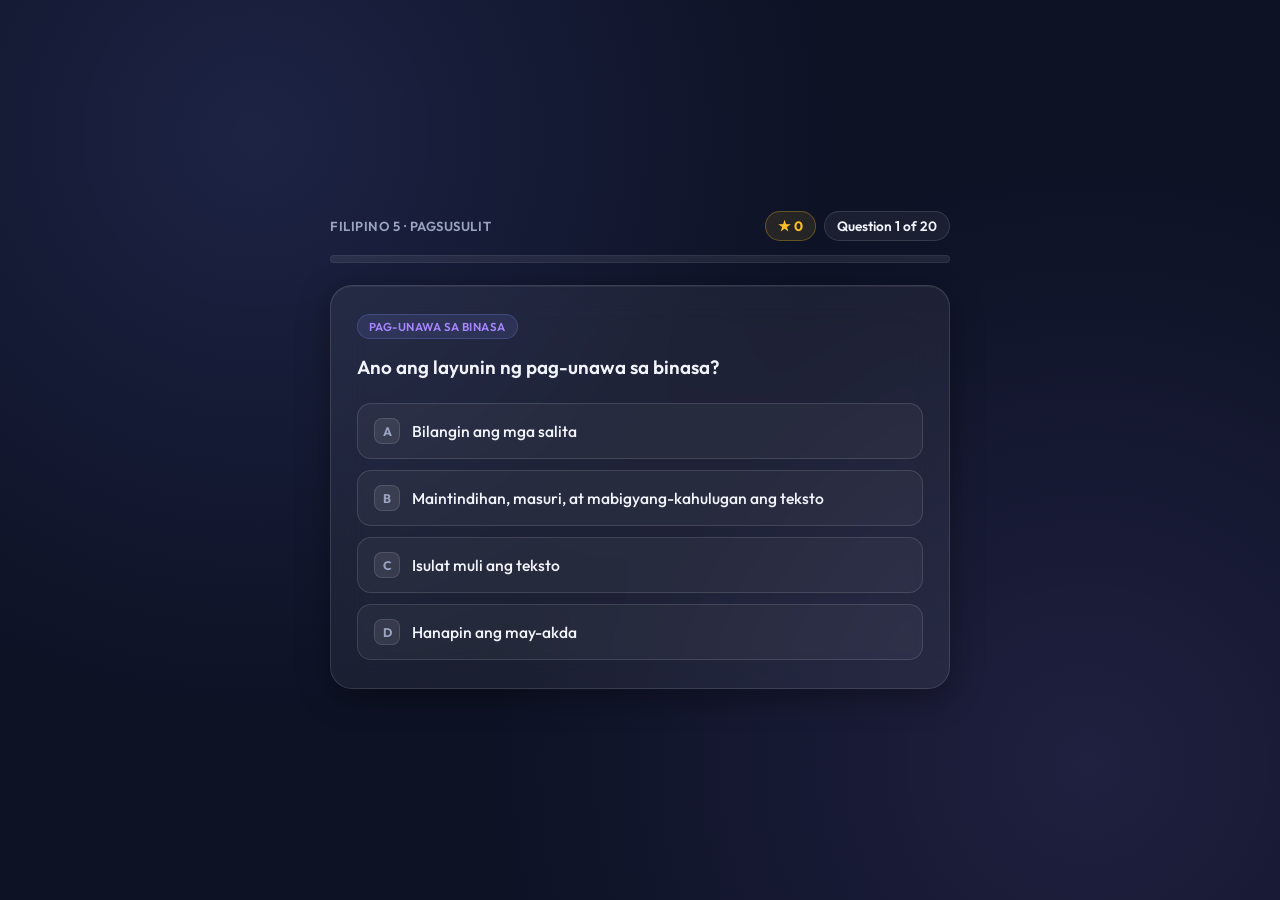
<file: reviewers/Filipino5-Embed-Quiz.html>
<!DOCTYPE html>
<html lang="tl">
<head>
<meta charset="UTF-8">
<meta name="viewport" content="width=device-width, initial-scale=1.0">
<title>Filipino 5 Quiz</title>
<script src="../reviewer-helper.js"></script>
<link rel="preconnect" href="https://fonts.googleapis.com">
<link rel="preconnect" href="https://fonts.gstatic.com" crossorigin>
<link href="https://fonts.googleapis.com/css2?family=Outfit:wght@400;500;600;700;800&display=swap" rel="stylesheet">
<style>
    :root {
        --bg-deep: #0d1225;
        --glass-bg: rgba(255, 255, 255, 0.06);
        --glass-border: rgba(255, 255, 255, 0.12);
        --glass-border-hover: rgba(255, 255, 255, 0.28);
        --text-main: #f2f4fb;
        --text-muted: #9aa3c0;
        --accent: #7c8cff;
        --accent-glow: rgba(124, 140, 255, 0.45);
        --accent-2: #a685ff;
        --green: #34d399;
        --green-glow: rgba(52, 211, 153, 0.4);
        --red: #f87171;
        --red-glow: rgba(248, 113, 113, 0.4);
        --gold: #fbbf24;
    }
    * { box-sizing: border-box; margin: 0; padding: 0; font-family: 'Outfit', 'Inter', sans-serif; -webkit-tap-highlight-color: transparent; }
    html, body { height: 100%; }
    body {
        background: radial-gradient(circle at 20% 15%, rgba(124,140,255,0.14), transparent 45%),
                    radial-gradient(circle at 85% 85%, rgba(166,133,255,0.12), transparent 45%),
                    var(--bg-deep);
        color: var(--text-main);
        min-height: 100vh;
        display: flex;
        align-items: center;
        justify-content: center;
        padding: 24px 16px;
        overflow-x: hidden;
    }

    .quiz-shell {
        width: 100%;
        max-width: 620px;
    }

    /* ---------- Header / Progress ---------- */
    .quiz-topbar {
        display: flex;
        align-items: center;
        justify-content: space-between;
        margin-bottom: 14px;
        gap: 12px;
        flex-wrap: wrap;
    }
    .quiz-title {
        font-size: 0.82rem;
        font-weight: 600;
        letter-spacing: 0.04em;
        text-transform: uppercase;
        color: var(--text-muted);
    }
    .quiz-count {
        font-size: 0.85rem;
        font-weight: 600;
        color: var(--text-main);
        background: var(--glass-bg);
        border: 1px solid var(--glass-border);
        padding: 5px 12px;
        border-radius: 999px;
        backdrop-filter: blur(10px);
        -webkit-backdrop-filter: blur(10px);
    }

    .progress-track {
        width: 100%;
        height: 8px;
        background: rgba(255,255,255,0.08);
        border-radius: 999px;
        overflow: hidden;
        margin-bottom: 22px;
        border: 1px solid rgba(255,255,255,0.06);
    }
    .progress-fill {
        height: 100%;
        width: 0%;
        border-radius: 999px;
        background: linear-gradient(90deg, var(--accent), var(--accent-2));
        box-shadow: 0 0 12px var(--accent-glow);
        transition: width 0.45s cubic-bezier(0.4,0,0.2,1);
    }

    /* ---------- Glass Card ---------- */
    .glass-card {
        background: var(--glass-bg);
        border: 1px solid var(--glass-border);
        border-radius: 22px;
        padding: 28px 26px;
        backdrop-filter: blur(18px);
        -webkit-backdrop-filter: blur(18px);
        box-shadow: 0 8px 32px rgba(0,0,0,0.35), inset 0 1px 0 rgba(255,255,255,0.06);
        animation: fadeSlide 0.4s cubic-bezier(0.4,0,0.2,1);
    }
    @keyframes fadeSlide {
        from { opacity: 0; transform: translateY(10px); }
        to { opacity: 1; transform: translateY(0); }
    }

    .qtag {
        display: inline-block;
        font-size: 0.72rem;
        font-weight: 600;
        letter-spacing: 0.04em;
        text-transform: uppercase;
        color: var(--accent-2);
        background: rgba(124,140,255,0.12);
        border: 1px solid rgba(124,140,255,0.25);
        padding: 4px 11px;
        border-radius: 999px;
        margin-bottom: 14px;
    }

    .qtext {
        font-size: 1.18rem;
        font-weight: 600;
        line-height: 1.5;
        color: var(--text-main);
        margin-bottom: 22px;
    }

    .options-list {
        display: flex;
        flex-direction: column;
        gap: 11px;
    }

    .opt-btn {
        display: flex;
        align-items: center;
        gap: 12px;
        width: 100%;
        text-align: left;
        background: rgba(255,255,255,0.04);
        border: 1px solid var(--glass-border);
        color: var(--text-main);
        font-size: 0.98rem;
        font-weight: 500;
        padding: 14px 16px;
        border-radius: 14px;
        cursor: pointer;
        transition: transform 0.15s ease, border-color 0.2s ease, background 0.2s ease, box-shadow 0.2s ease;
    }
    .opt-btn:hover:not(.locked) {
        transform: translateY(-2px);
        border-color: var(--glass-border-hover);
        background: rgba(255,255,255,0.08);
        box-shadow: 0 6px 20px rgba(124,140,255,0.18);
    }
    .opt-btn:active:not(.locked) { transform: translateY(0); }
    .opt-letter {
        flex: none;
        width: 26px;
        height: 26px;
        border-radius: 8px;
        background: rgba(255,255,255,0.08);
        border: 1px solid var(--glass-border);
        display: flex;
        align-items: center;
        justify-content: center;
        font-size: 0.78rem;
        font-weight: 700;
        color: var(--text-muted);
        transition: all 0.2s ease;
    }
    .opt-btn.locked { cursor: default; }
    .opt-btn.dim { opacity: 0.35; }

    .opt-btn.correct {
        border-color: var(--green);
        background: rgba(52, 211, 153, 0.14);
        box-shadow: 0 0 24px var(--green-glow);
    }
    .opt-btn.correct .opt-letter {
        background: var(--green);
        border-color: var(--green);
        color: #052e21;
    }
    .opt-btn.wrong {
        border-color: var(--red);
        background: rgba(248, 113, 113, 0.14);
        box-shadow: 0 0 24px var(--red-glow);
    }
    .opt-btn.wrong .opt-letter {
        background: var(--red);
        border-color: var(--red);
        color: #3d0d0d;
    }

    .feedback-line {
        margin-top: 18px;
        padding: 12px 14px;
        border-radius: 12px;
        font-size: 0.86rem;
        line-height: 1.55;
        display: none;
        border: 1px solid;
    }
    .feedback-line.show { display: block; animation: fadeSlide 0.25s ease; }
    .feedback-line.right { background: rgba(52,211,153,0.1); border-color: rgba(52,211,153,0.3); color: #a7f3d4; }
    .feedback-line.wrong-fb { background: rgba(248,113,113,0.1); border-color: rgba(248,113,113,0.3); color: #fecaca; }

    /* ---------- Score pill (top-right corner during quiz) ---------- */
    .score-pill {
        font-size: 0.85rem;
        font-weight: 700;
        color: var(--gold);
        background: rgba(251,191,36,0.1);
        border: 1px solid rgba(251,191,36,0.3);
        padding: 5px 12px;
        border-radius: 999px;
    }

    /* ---------- Completion state ---------- */
    #completeScreen {
        display: none;
        text-align: center;
        padding: 50px 24px;
    }
    .complete-icon {
        width: 64px; height: 64px;
        margin: 0 auto 18px;
        border-radius: 50%;
        background: linear-gradient(135deg, var(--accent), var(--accent-2));
        display: flex; align-items: center; justify-content: center;
        box-shadow: 0 0 30px var(--accent-glow);
        font-size: 1.7rem;
    }
    .complete-title {
        font-size: 1.2rem;
        font-weight: 700;
        margin-bottom: 8px;
        color: var(--text-main);
    }
    .complete-sub {
        font-size: 0.9rem;
        color: var(--text-muted);
    }

    @media (max-width: 480px) {
        .glass-card { padding: 22px 18px; border-radius: 18px; }
        .qtext { font-size: 1.05rem; }
    }
</style>
</head>
<body>

<div class="quiz-shell">

    <div id="quizView">
        <div class="quiz-topbar">
            <span class="quiz-title">Filipino 5 &middot; Pagsusulit</span>
            <div style="display:flex; gap:8px; align-items:center;">
                <span class="score-pill" id="scorePill">★ 0</span>
                <span class="quiz-count" id="quizCount">Question 1 of 20</span>
            </div>
        </div>
        <div class="progress-track"><div class="progress-fill" id="progressFill"></div></div>

        <div class="glass-card" id="cardHolder">
            <!-- question injected here -->
        </div>
    </div>

    <div id="completeScreen">
        <div class="glass-card">
            <div class="complete-icon">✓</div>
            <div class="complete-title">Quiz Complete!</div>
            <div class="complete-sub">Check your results above.</div>
        </div>
    </div>

</div>

<script>
    /* ============ QUIZ DATA (Filipino 5) ============ */
    const quizData = [
        { tag:"Pag-unawa sa Binasa", question:"Ano ang layunin ng pag-unawa sa binasa?", options:["Bilangin ang mga salita","Maintindihan, masuri, at mabigyang-kahulugan ang teksto","Isulat muli ang teksto","Hanapin ang may-akda"], correct:1, explanation:"Ang pag-unawa sa binasa ay ang kakayahang maintindihan, masuri, at mabigyang-kahulugan ang isang tekstong binasa." },
        { tag:"Pag-unawa sa Binasa", question:"Ano ang tinatawag na pinakamahalagang ideya sa buong teksto?", options:["Pangunahing kaisipan","Panandang salita","Rhyme scheme","Pahalaga"], correct:0, explanation:"Ang pangunahing kaisipan ang pinakamahalagang ideya na nais ipahayag ng may-akda sa buong teksto." },
        { tag:"Pag-unawa sa Binasa", question:"Ano ang tawag sa paggamit ng kasunod na salita upang maunawaan ang kahulugan ng hindi pamilyar na salita?", options:["Context clues","Rhyme scheme","Panandang salita","Pahalaga"], correct:0, explanation:"Ang context clues ay ang paggamit ng mga kasunod o katabing salita upang maunawaan ang kahulugan ng hindi pamilyar na salita." },
        { tag:"Pagsunod-sunod ng Pangyayari", question:"Ano ang pagsunod-sunod ng pangyayari?", options:["Ang tamang ayos kung paano naganap ang mga pangyayari sa kuwento","Ang bilang ng tauhan sa kuwento","Ang pamagat ng kuwento","Ang damdamin ng mambabasa"], correct:0, explanation:"Ang pagsunod-sunod ng pangyayari ay tumutukoy sa tamang ayos kung paano naganap ang mga pangyayari sa isang kuwento o teksto." },
        { tag:"Pagsunod-sunod ng Pangyayari", question:"Alin sa mga sumusunod ang panandang salita na ginagamit sa pagsunod-sunod ng pangyayari?", options:["Una, pangalawa, sa wakas","Kung, kapag, pag","Ang, ng, sa","Maganda, mabait, masipag"], correct:0, explanation:"Ang mga salitang una, pangalawa, pagkatapos, at sa wakas ay tumutulong upang malaman ang ayos ng mga pangyayari." },
        { tag:"Pagsunod-sunod ng Pangyayari", question:"Ano ang unang hakbang sa pagtukoy ng pagkakasunod-sunod ng pangyayari?", options:["Isulat ang mga pangyayari sa tamang ayos","Basahin ang buong teksto","Hanapin ang may-akda","Bilangin ang mga titik"], correct:1, explanation:"Ang unang hakbang ay basahin ang buong teksto upang maunawaan muna ang lahat ng pangyayari bago ayusin ang mga ito." },
        { tag:"Pang-uring Pamilang", question:"Ang pang-uring pamilang na pahalaga ay tungkol saan?", options:["Ayos o pagkakasunod-sunod","Halaga o presyo ng bagay","Bahagi ng buo","Grupo ng tao"], correct:1, explanation:"Ang pahalaga ay tungkol sa halaga o presyo ng isang bagay." },
        { tag:"Pang-uring Pamilang", question:"Alin sa mga sumusunod ang halimbawa ng pahalaga?", options:["Ikatlong upuan","Kalahating kilo","Sampung pisong kendi","Isa-isang pumasok"], correct:2, explanation:"Ang 'sampung pisong kendi' ay halimbawa ng pahalaga dahil tumutukoy ito sa presyo." },
        { tag:"Pang-uring Pamilang", question:"Ilan lahat ang uri ng pang-uring pamilang?", options:["Apat","Lima","Anim","Pito"], correct:2, explanation:"Anim ang uri ng pang-uring pamilang: patakaran, panunuran, pamahagi, pahalaga, palansak, at patakda." },
        { tag:"Pang-abay na Kondisyonal", question:"Ano ang pang-abay na kondisyonal?", options:["Pang-abay na nagsasaad ng kondisyon para maganap ang isang kilos","Pang-abay na naglalarawan ng lugar","Pang-abay na naglalarawan ng oras","Pang-abay na naglalarawan ng dami"], correct:0, explanation:"Ang pang-abay na kondisyonal ay pang-abay na nagsasaad ng kondisyon upang maganap ang isang kilos o pangyayari." },
        { tag:"Pang-abay na Kondisyonal", question:"Alin sa mga sumusunod ang panandang salita ng pang-abay na kondisyonal?", options:["Kung, kapag, pag, pagka","Una, pangalawa, sa wakas","Maganda, mabait","Ang, ng, sa"], correct:0, explanation:"Ang mga salitang kung, kapag, pag, at pagka ay karaniwang ginagamit bilang panandang salita ng pang-abay na kondisyonal." },
        { tag:"Pang-abay na Kondisyonal", question:"Sa pangungusap na 'Kung mag-aaral ka nang mabuti, makakapasa ka sa pagsusulit,' ano ang kondisyon?", options:["Makakapasa ka sa pagsusulit","Mag-aaral ka nang mabuti","Ang pagsusulit","Wala"], correct:1, explanation:"Ang kondisyon ay 'kung mag-aaral ka nang mabuti' — ito ang dapat mangyari muna bago matupad ang ikalawang bahagi." },
        { tag:"Langkapang Pangungusap", question:"Ano ang Langkapan?", options:["Isang maikling pangungusap lang","Mahabang pangungusap na pinagsamang Tambalan at Hugnayan","Pangalan ng isang tauhan","Uri ng pang-uri"], correct:1, explanation:"Ang Langkapan ay isang mahabang pangungusap na binubuo ng dalawa o higit pang maiikling pangungusap na pinagsama — pinagsamang Tambalan at Hugnayan." },
        { tag:"Langkapang Pangungusap", question:"Ang Langkapan ay pagsasama ng anong dalawang uri ng pangungusap?", options:["Payak at Tambalan","Tambalan at Hugnayan","Payak at Hugnayan","Dalawang Payak"], correct:1, explanation:"Ang Langkapan ay pagsasama ng Tambalan at Hugnayan." },
        { tag:"Langkapang Pangungusap", question:"Ilan lahat ang uri ng pangungusap na natutunan natin?", options:["Dalawa","Tatlo","Apat","Lima"], correct:2, explanation:"May apat na uri ng pangungusap: Payak, Tambalan, Hugnayan, at Langkapan." },
        { tag:"Langkapang Pangungusap", question:"Piliin ang pangungusap na Langkapan.", options:["Kumain si Ana.","Kumain si Ana at si Ben.","Kumain si Ana dahil gutom siya.","Nag-aral si Ana dahil gusto niyang pumasa, kaya nakakuha siya ng mataas na marka."], correct:3, explanation:"Ang huling pagpipilian ay Langkapan dahil pinagsama nito ang isang Hugnayan (dahil gusto niyang pumasa) at Tambalan (kaya nakakuha siya ng mataas na marka)." },
        { tag:"Pag-unawa sa Binasa", question:"Ano ang tawag sa paggawa ng sariling pagpapasya batay sa mga pahiwatig na nasa teksto?", options:["Inference","Context clues","Panandang salita","Rhyme scheme"], correct:0, explanation:"Ang inference ay ang paggawa ng sariling pagpapasya batay sa mga pahiwatig na nasa teksto, kahit hindi ito direktang nakasulat." },
        { tag:"Pagsunod-sunod ng Pangyayari", question:"Alin sa mga sumusunod ang HULING pangyayari batay sa halimbawang tala tungkol kay Ana?", options:["Gumising si Ana nang maaga","Kumain siya ng almusal","Dumating siya sa paaralan bago tumunog ang kampana","Naglakad siya papunta sa paaralan"], correct:2, explanation:"Ayon sa halimbawang pagkakasunod-sunod, ang huling pangyayari ay ang pagdating niya sa paaralan bago pa man tumunog ang kampana." },
        { tag:"Pang-uring Pamilang", question:"Alin sa mga sumusunod ang HINDI uri ng pang-uring pamilang?", options:["Patakaran","Pahalaga","Panlarawan","Palansak"], correct:2, explanation:"Ang 'Panlarawan' ay hindi kabilang sa anim na uri ng pang-uring pamilang." },
        { tag:"Pang-abay na Kondisyonal", question:"Alin sa mga sumusunod ang HALIMBAWA ng pangungusap na may pang-abay na kondisyonal?", options:["Maganda ang bulaklak.","Kapag umulan, hindi kami makakalabas.","Si Ana ay estudyante.","Mabilis siyang tumakbo."], correct:1, explanation:"Ang 'Kapag umulan, hindi kami makakalabas' ay may pang-abay na kondisyonal na 'kapag,' na nagsasaad ng kondisyon." }
    ];

    const TOTAL = quizData.length;
    let currentIndex = 0;
    let score = 0;
    let locked = false;
    const letters = ['A', 'B', 'C', 'D'];

    function renderQuestion() {
        locked = false;
        const q = quizData[currentIndex];
        const holder = document.getElementById('cardHolder');

        document.getElementById('quizCount').innerText = `Question ${currentIndex + 1} of ${TOTAL}`;
        document.getElementById('progressFill').style.width = (currentIndex / TOTAL * 100) + '%';

        let optsHtml = q.options.map((opt, idx) => `
            <button class="opt-btn" data-idx="${idx}" onclick="selectAnswer(${idx})">
                <span class="opt-letter">${letters[idx]}</span>
                <span>${opt}</span>
            </button>
        `).join('');

        holder.innerHTML = `
            <span class="qtag">${q.tag}</span>
            <div class="qtext">${q.question}</div>
            <div class="options-list" id="optionsList">${optsHtml}</div>
            <div class="feedback-line" id="feedbackLine"></div>
        `;
    }

    function selectAnswer(idx) {
        if (locked) return;
        locked = true;
        const q = quizData[currentIndex];
        const buttons = document.querySelectorAll('#optionsList .opt-btn');
        const isCorrect = idx === q.correct;

        if (isCorrect) score++;
        document.getElementById('scorePill').innerText = '★ ' + score;

        buttons.forEach((btn, i) => {
            btn.classList.add('locked');
            if (i === q.correct) {
                btn.classList.add('correct');
            } else if (i === idx) {
                btn.classList.add('wrong');
            } else {
                btn.classList.add('dim');
            }
        });

        const fb = document.getElementById('feedbackLine');
        fb.classList.add('show', isCorrect ? 'right' : 'wrong-fb');
        fb.innerHTML = (isCorrect ? '✅ Tama! ' : '❌ Hindi tama. ') + q.explanation;

        setTimeout(() => {
            currentIndex++;
            if (currentIndex < TOTAL) {
                renderQuestion();
            } else {
                finishQuiz();
            }
        }, 1500);
    }

    function finishQuiz() {
        document.getElementById('progressFill').style.width = '100%';
        document.getElementById('quizView').style.display = 'none';
        document.getElementById('completeScreen').style.display = 'block';

        // Required integration call for the host platform
        if (typeof ReviewerDone === 'function') {
            ReviewerDone(score, TOTAL);
        }
    }

    renderQuestion();
</script>
</body>
</html>
</file>
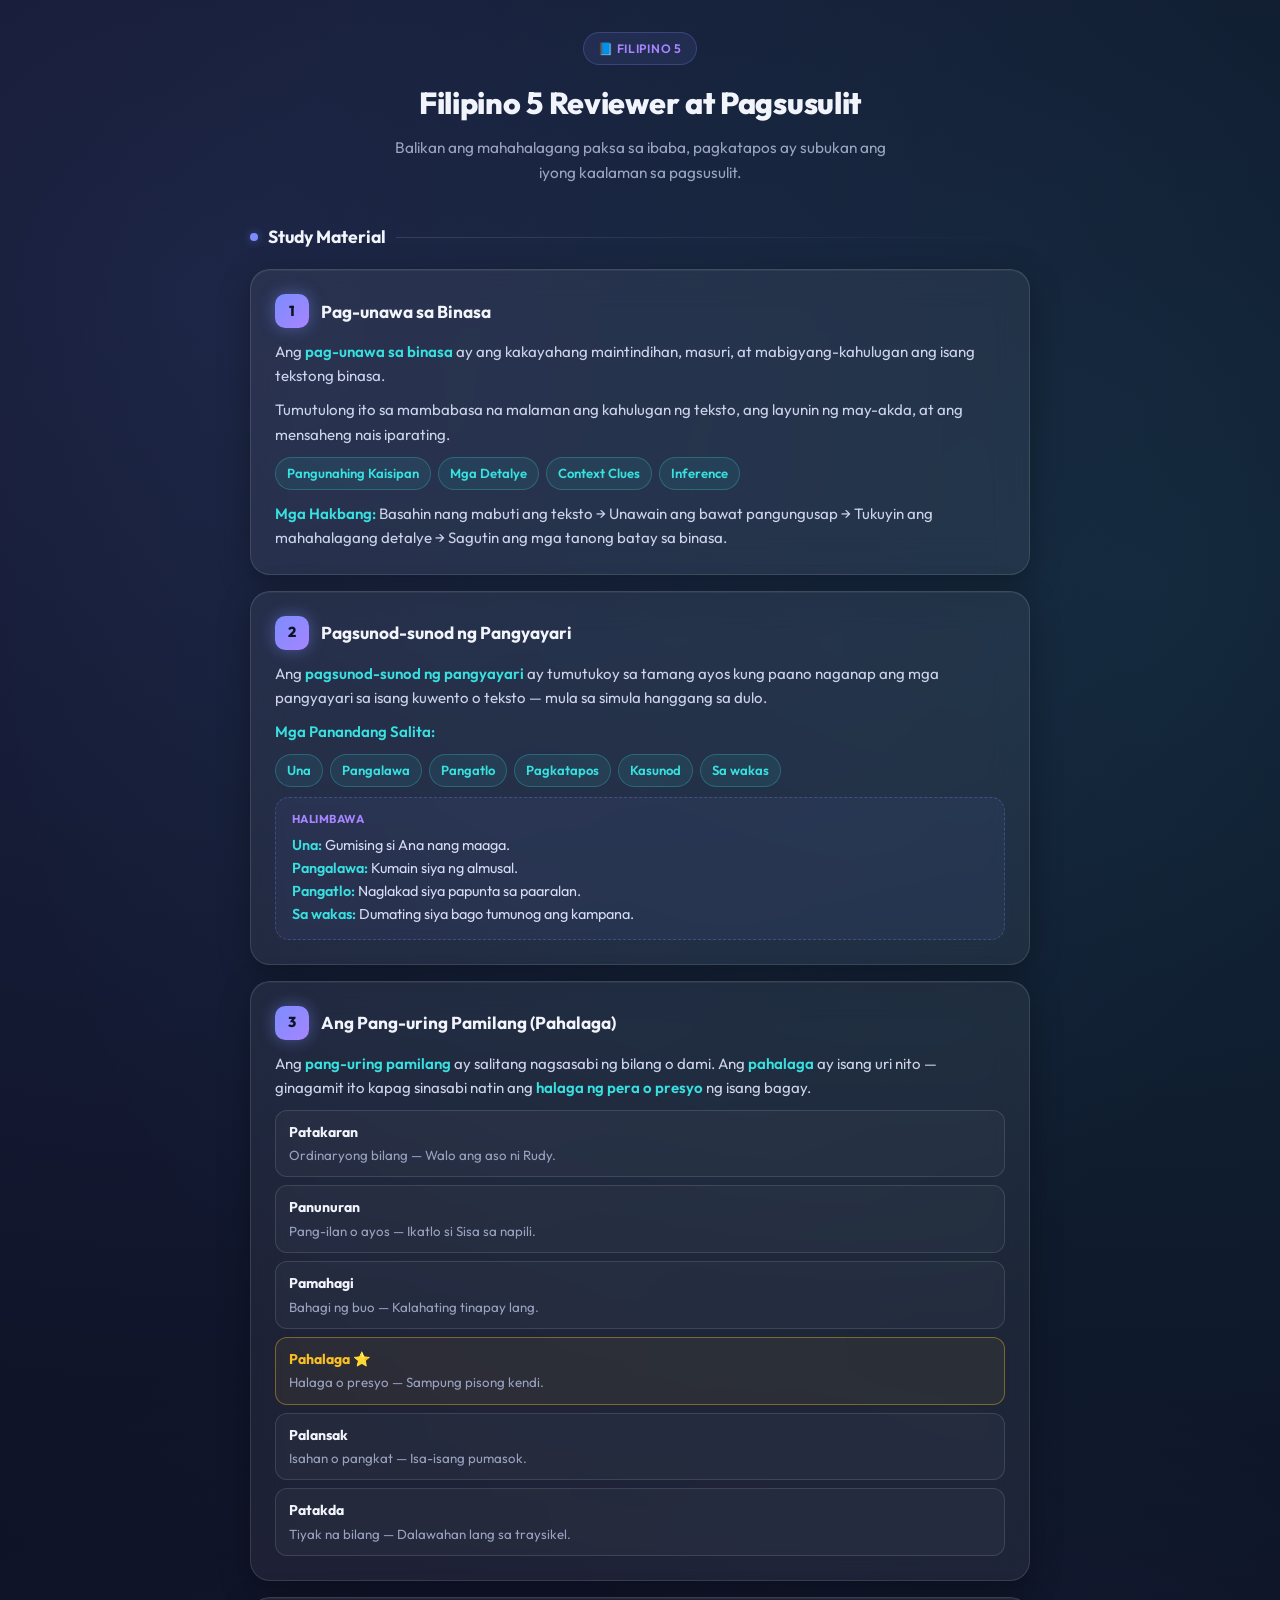
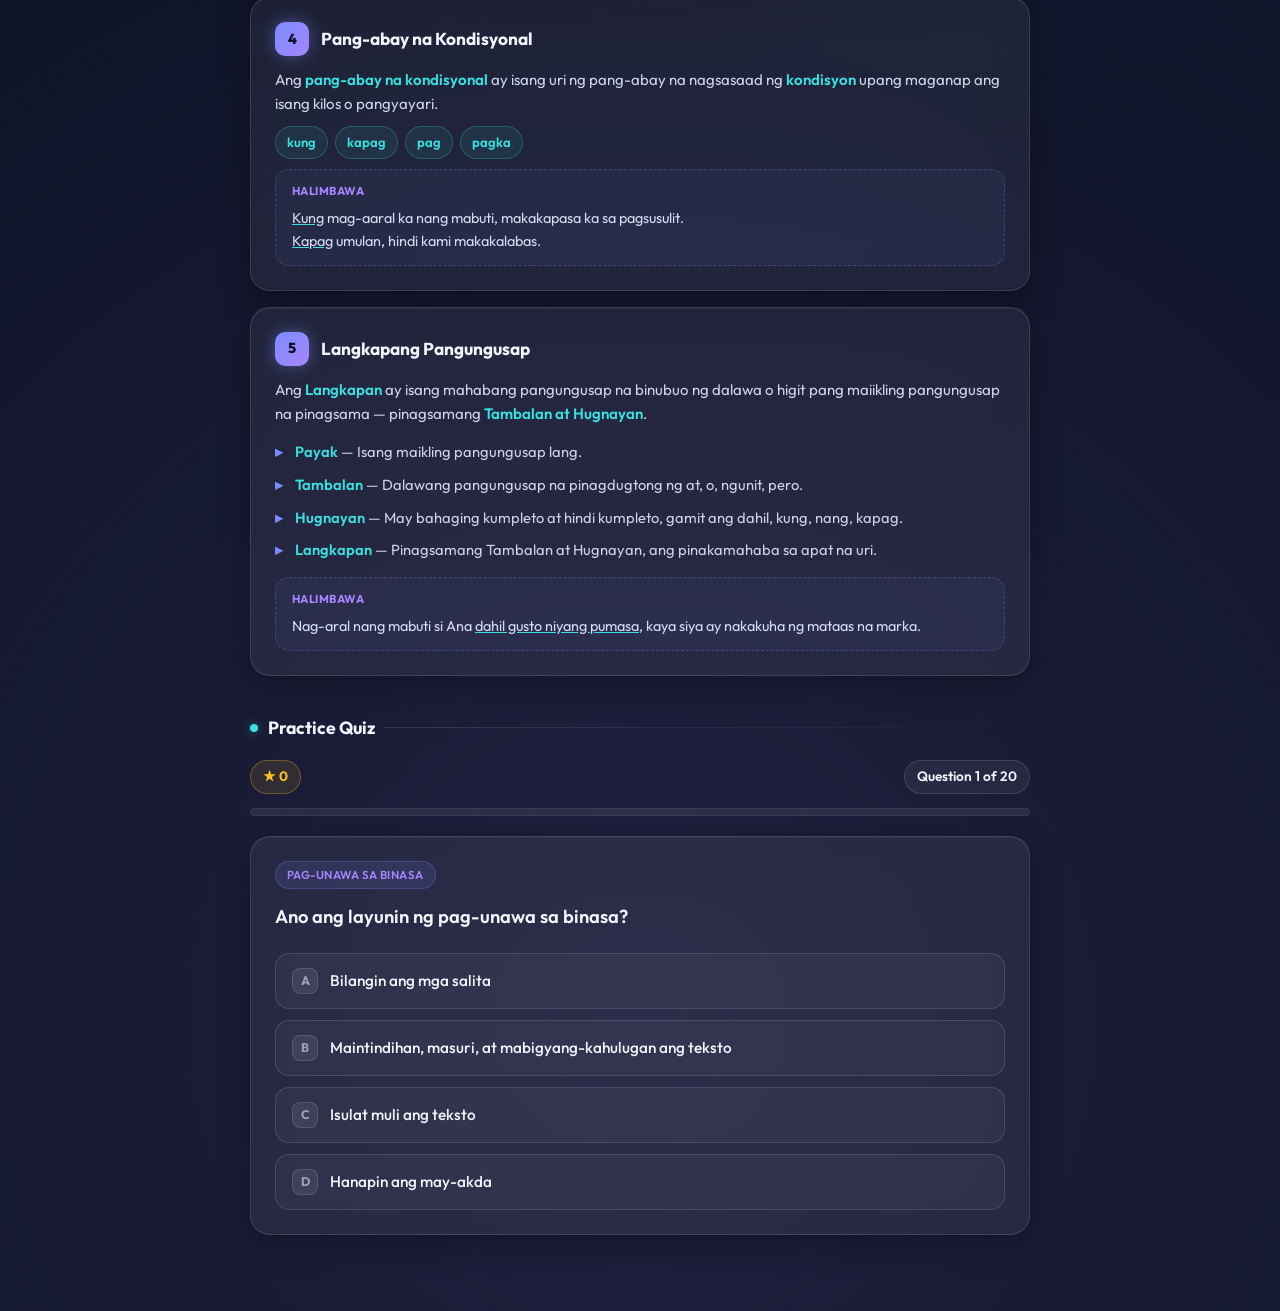
<file: reviewers/Filipino5-Study-And-Quiz-Embed.html>
<!DOCTYPE html>
<html lang="tl">
<head>
<meta charset="UTF-8">
<meta name="viewport" content="width=device-width, initial-scale=1.0">
<title>Filipino 5: Study & Quiz</title>
<script src="../reviewer-helper.js"></script>
<link rel="preconnect" href="https://fonts.googleapis.com">
<link rel="preconnect" href="https://fonts.gstatic.com" crossorigin>
<link href="https://fonts.googleapis.com/css2?family=Outfit:wght@400;500;600;700;800&display=swap" rel="stylesheet">
<style>
    :root {
        --bg-deep: #0d1225;
        --glass-bg: rgba(255, 255, 255, 0.06);
        --glass-bg-soft: rgba(255, 255, 255, 0.04);
        --glass-border: rgba(255, 255, 255, 0.12);
        --glass-border-hover: rgba(255, 255, 255, 0.28);
        --text-main: #f2f4fb;
        --text-muted: #9aa3c0;
        --accent: #7c8cff;
        --accent-glow: rgba(124, 140, 255, 0.45);
        --accent-2: #a685ff;
        --cyan: #38e0e0;
        --cyan-glow: rgba(56, 224, 224, 0.35);
        --green: #34d399;
        --green-glow: rgba(52, 211, 153, 0.4);
        --red: #f87171;
        --red-glow: rgba(248, 113, 113, 0.4);
        --gold: #fbbf24;
    }
    * { box-sizing: border-box; margin: 0; padding: 0; font-family: 'Outfit', 'Inter', sans-serif; -webkit-tap-highlight-color: transparent; }
    html, body { max-width: 100%; overflow-x: hidden; }
    body {
        background: radial-gradient(circle at 15% 10%, rgba(124,140,255,0.14), transparent 45%),
                    radial-gradient(circle at 90% 20%, rgba(56,224,224,0.10), transparent 45%),
                    radial-gradient(circle at 50% 90%, rgba(166,133,255,0.12), transparent 50%),
                    var(--bg-deep);
        color: var(--text-main);
        min-height: 100vh;
        padding: 32px 16px 60px;
        line-height: 1.6;
    }

    .page-shell { max-width: 780px; margin: 0 auto; }

    /* ---------- Header ---------- */
    .page-header { text-align: center; margin-bottom: 34px; }
    .page-badge {
        display: inline-flex; align-items: center; gap: 8px;
        font-size: 0.76rem; font-weight: 600; letter-spacing: 0.06em; text-transform: uppercase;
        color: var(--accent-2); background: rgba(124,140,255,0.1); border: 1px solid rgba(124,140,255,0.25);
        padding: 6px 14px; border-radius: 999px; margin-bottom: 14px;
    }
    .page-title { font-size: 1.9rem; font-weight: 800; margin-bottom: 8px; letter-spacing: -0.01em; }
    .page-sub { color: var(--text-muted); font-size: 0.96rem; max-width: 520px; margin: 0 auto; }

    /* ---------- Section labels ---------- */
    .section-label {
        display: flex; align-items: center; gap: 10px; margin: 38px 0 18px;
    }
    .section-label:first-of-type { margin-top: 0; }
    .section-label .dot {
        width: 8px; height: 8px; border-radius: 50%; background: var(--accent);
        box-shadow: 0 0 10px var(--accent-glow); flex-shrink: 0;
    }
    .section-label h2 { font-size: 1.1rem; font-weight: 700; color: var(--text-main); }
    .section-label .line { flex: 1; height: 1px; background: linear-gradient(90deg, var(--glass-border), transparent); }

    /* ---------- Glass Card (shared) ---------- */
    .glass-card {
        background: var(--glass-bg);
        border: 1px solid var(--glass-border);
        border-radius: 20px;
        padding: 24px 24px;
        backdrop-filter: blur(18px);
        -webkit-backdrop-filter: blur(18px);
        box-shadow: 0 8px 32px rgba(0,0,0,0.3), inset 0 1px 0 rgba(255,255,255,0.05);
        margin-bottom: 16px;
    }
    .glass-card.soft { background: var(--glass-bg-soft); }

    /* ---------- Study material ---------- */
    .topic-card { }
    .topic-head { display: flex; align-items: center; gap: 12px; margin-bottom: 12px; }
    .topic-num {
        flex: none; width: 34px; height: 34px; border-radius: 10px;
        background: linear-gradient(135deg, var(--accent), var(--accent-2));
        display: flex; align-items: center; justify-content: center;
        font-weight: 800; font-size: 0.9rem; color: #0d1225;
        box-shadow: 0 0 16px var(--accent-glow);
    }
    .topic-head h3 { font-size: 1.08rem; font-weight: 700; color: var(--text-main); }
    .topic-card p { color: #cdd3ea; font-size: 0.94rem; margin-bottom: 10px; }
    .topic-card p:last-child { margin-bottom: 0; }
    .topic-card strong { color: var(--cyan); font-weight: 600; }

    .bullet-list { list-style: none; margin: 10px 0; }
    .bullet-list li {
        position: relative; padding: 5px 0 5px 20px; color: #cdd3ea; font-size: 0.92rem; line-height: 1.55;
    }
    .bullet-list li::before {
        content: "▸"; position: absolute; left: 0; top: 5px; color: var(--accent); font-weight: 700;
    }

    .chip-row { display: flex; flex-wrap: wrap; gap: 7px; margin: 10px 0; }
    .chip {
        font-size: 0.82rem; font-weight: 600; color: var(--cyan);
        background: rgba(56,224,224,0.08); border: 1px solid rgba(56,224,224,0.25);
        padding: 5px 11px; border-radius: 999px;
    }

    .example-block {
        background: rgba(124,140,255,0.06); border: 1px dashed rgba(124,140,255,0.3);
        border-radius: 14px; padding: 12px 16px; margin-top: 10px; font-size: 0.9rem; color: #d7dcf5;
    }
    .example-block .ex-label { font-size: 0.72rem; font-weight: 700; text-transform: uppercase; letter-spacing: 0.04em; color: var(--accent-2); margin-bottom: 6px; }
    .example-block u { text-decoration-color: var(--cyan); }

    .type-mini-grid { display: grid; grid-template-columns: 1fr; gap: 8px; margin-top: 10px; }
    .type-mini {
        background: rgba(255,255,255,0.03); border: 1px solid var(--glass-border); border-radius: 12px; padding: 10px 13px;
    }
    .type-mini .tname { font-weight: 700; font-size: 0.88rem; color: var(--text-main); }
    .type-mini .tdesc { font-size: 0.83rem; color: var(--text-muted); margin-top: 2px; }
    .type-mini.highlight { border-color: rgba(251,191,36,0.4); background: rgba(251,191,36,0.06); }
    .type-mini.highlight .tname { color: var(--gold); }

    /* ---------- Quiz section ---------- */
    .quiz-topbar {
        display: flex; align-items: center; justify-content: space-between; margin-bottom: 14px; gap: 12px; flex-wrap: wrap;
    }
    .quiz-count {
        font-size: 0.85rem; font-weight: 600; color: var(--text-main); background: var(--glass-bg);
        border: 1px solid var(--glass-border); padding: 5px 12px; border-radius: 999px;
    }
    .score-pill {
        font-size: 0.85rem; font-weight: 700; color: var(--gold); background: rgba(251,191,36,0.1);
        border: 1px solid rgba(251,191,36,0.3); padding: 5px 12px; border-radius: 999px;
    }
    .progress-track {
        width: 100%; height: 8px; background: rgba(255,255,255,0.08); border-radius: 999px; overflow: hidden;
        margin-bottom: 20px; border: 1px solid rgba(255,255,255,0.06);
    }
    .progress-fill {
        height: 100%; width: 0%; border-radius: 999px;
        background: linear-gradient(90deg, var(--accent), var(--cyan));
        box-shadow: 0 0 12px var(--accent-glow); transition: width 0.45s cubic-bezier(0.4,0,0.2,1);
    }

    .qtag {
        display: inline-block; font-size: 0.72rem; font-weight: 600; letter-spacing: 0.04em; text-transform: uppercase;
        color: var(--accent-2); background: rgba(124,140,255,0.12); border: 1px solid rgba(124,140,255,0.25);
        padding: 4px 11px; border-radius: 999px; margin-bottom: 14px;
    }
    .qtext { font-size: 1.15rem; font-weight: 600; line-height: 1.5; color: var(--text-main); margin-bottom: 22px; }
    .options-list { display: flex; flex-direction: column; gap: 11px; }
    .opt-btn {
        display: flex; align-items: center; gap: 12px; width: 100%; text-align: left;
        background: rgba(255,255,255,0.04); border: 1px solid var(--glass-border); color: var(--text-main);
        font-size: 0.96rem; font-weight: 500; padding: 14px 16px; border-radius: 14px; cursor: pointer;
        transition: transform 0.15s ease, border-color 0.2s ease, background 0.2s ease, box-shadow 0.2s ease;
    }
    .opt-btn:hover:not(.locked) {
        transform: translateY(-2px); border-color: var(--glass-border-hover);
        background: rgba(255,255,255,0.08); box-shadow: 0 6px 20px rgba(124,140,255,0.18);
    }
    .opt-btn:active:not(.locked) { transform: translateY(0); }
    .opt-letter {
        flex: none; width: 26px; height: 26px; border-radius: 8px; background: rgba(255,255,255,0.08);
        border: 1px solid var(--glass-border); display: flex; align-items: center; justify-content: center;
        font-size: 0.78rem; font-weight: 700; color: var(--text-muted); transition: all 0.2s ease;
    }
    .opt-btn.locked { cursor: default; }
    .opt-btn.dim { opacity: 0.35; }
    .opt-btn.correct { border-color: var(--green); background: rgba(52,211,153,0.14); box-shadow: 0 0 24px var(--green-glow); }
    .opt-btn.correct .opt-letter { background: var(--green); border-color: var(--green); color: #052e21; }
    .opt-btn.wrong { border-color: var(--red); background: rgba(248,113,113,0.14); box-shadow: 0 0 24px var(--red-glow); }
    .opt-btn.wrong .opt-letter { background: var(--red); border-color: var(--red); color: #3d0d0d; }

    .feedback-line {
        margin-top: 18px; padding: 12px 14px; border-radius: 12px; font-size: 0.86rem; line-height: 1.55;
        display: none; border: 1px solid;
    }
    .feedback-line.show { display: block; animation: fadeSlide 0.25s ease; }
    .feedback-line.right { background: rgba(52,211,153,0.1); border-color: rgba(52,211,153,0.3); color: #a7f3d4; }
    .feedback-line.wrong-fb { background: rgba(248,113,113,0.1); border-color: rgba(248,113,113,0.3); color: #fecaca; }

    @keyframes fadeSlide { from { opacity: 0; transform: translateY(10px);} to { opacity: 1; transform: translateY(0);} }

    #completeScreen { display: none; text-align: center; padding: 40px 24px; }
    .complete-icon {
        width: 60px; height: 60px; margin: 0 auto 16px; border-radius: 50%;
        background: linear-gradient(135deg, var(--accent), var(--cyan));
        display: flex; align-items: center; justify-content: center;
        box-shadow: 0 0 30px var(--accent-glow); font-size: 1.6rem;
    }
    .complete-title { font-size: 1.15rem; font-weight: 700; margin-bottom: 8px; color: var(--text-main); }
    .complete-sub { font-size: 0.88rem; color: var(--text-muted); }

    @media (max-width: 480px) {
        .glass-card { padding: 18px 16px; border-radius: 16px; }
        .page-title { font-size: 1.5rem; }
        .qtext { font-size: 1.02rem; }
    }
</style>
</head>
<body>

<div class="page-shell">

    <div class="page-header">
        <span class="page-badge">📘 Filipino 5</span>
        <div class="page-title">Filipino 5 Reviewer at Pagsusulit</div>
        <p class="page-sub">Balikan ang mahahalagang paksa sa ibaba, pagkatapos ay subukan ang iyong kaalaman sa pagsusulit.</p>
    </div>

    <!-- ======================= STUDY MATERIAL ======================= -->
    <div class="section-label">
        <span class="dot"></span>
        <h2>Study Material</h2>
        <span class="line"></span>
    </div>

    <div class="glass-card topic-card">
        <div class="topic-head"><div class="topic-num">1</div><h3>Pag-unawa sa Binasa</h3></div>
        <p>Ang <strong>pag-unawa sa binasa</strong> ay ang kakayahang maintindihan, masuri, at mabigyang-kahulugan ang isang tekstong binasa.</p>
        <p>Tumutulong ito sa mambabasa na malaman ang kahulugan ng teksto, ang layunin ng may-akda, at ang mensaheng nais iparating.</p>
        <div class="chip-row">
            <span class="chip">Pangunahing Kaisipan</span>
            <span class="chip">Mga Detalye</span>
            <span class="chip">Context Clues</span>
            <span class="chip">Inference</span>
        </div>
        <p style="margin-top:12px;"><strong>Mga Hakbang:</strong> Basahin nang mabuti ang teksto → Unawain ang bawat pangungusap → Tukuyin ang mahahalagang detalye → Sagutin ang mga tanong batay sa binasa.</p>
    </div>

    <div class="glass-card topic-card">
        <div class="topic-head"><div class="topic-num">2</div><h3>Pagsunod-sunod ng Pangyayari</h3></div>
        <p>Ang <strong>pagsunod-sunod ng pangyayari</strong> ay tumutukoy sa tamang ayos kung paano naganap ang mga pangyayari sa isang kuwento o teksto — mula sa simula hanggang sa dulo.</p>
        <p style="margin-bottom:6px;"><strong>Mga Panandang Salita:</strong></p>
        <div class="chip-row">
            <span class="chip">Una</span><span class="chip">Pangalawa</span><span class="chip">Pangatlo</span>
            <span class="chip">Pagkatapos</span><span class="chip">Kasunod</span><span class="chip">Sa wakas</span>
        </div>
        <div class="example-block">
            <div class="ex-label">Halimbawa</div>
            <strong>Una:</strong> Gumising si Ana nang maaga.<br>
            <strong>Pangalawa:</strong> Kumain siya ng almusal.<br>
            <strong>Pangatlo:</strong> Naglakad siya papunta sa paaralan.<br>
            <strong>Sa wakas:</strong> Dumating siya bago tumunog ang kampana.
        </div>
    </div>

    <div class="glass-card topic-card">
        <div class="topic-head"><div class="topic-num">3</div><h3>Ang Pang-uring Pamilang (Pahalaga)</h3></div>
        <p>Ang <strong>pang-uring pamilang</strong> ay salitang nagsasabi ng bilang o dami. Ang <strong>pahalaga</strong> ay isang uri nito — ginagamit ito kapag sinasabi natin ang <strong>halaga ng pera o presyo</strong> ng isang bagay.</p>
        <div class="type-mini-grid">
            <div class="type-mini"><div class="tname">Patakaran</div><div class="tdesc">Ordinaryong bilang — Walo ang aso ni Rudy.</div></div>
            <div class="type-mini"><div class="tname">Panunuran</div><div class="tdesc">Pang-ilan o ayos — Ikatlo si Sisa sa napili.</div></div>
            <div class="type-mini"><div class="tname">Pamahagi</div><div class="tdesc">Bahagi ng buo — Kalahating tinapay lang.</div></div>
            <div class="type-mini highlight"><div class="tname">Pahalaga ⭐</div><div class="tdesc">Halaga o presyo — Sampung pisong kendi.</div></div>
            <div class="type-mini"><div class="tname">Palansak</div><div class="tdesc">Isahan o pangkat — Isa-isang pumasok.</div></div>
            <div class="type-mini"><div class="tname">Patakda</div><div class="tdesc">Tiyak na bilang — Dalawahan lang sa traysikel.</div></div>
        </div>
    </div>

    <div class="glass-card topic-card">
        <div class="topic-head"><div class="topic-num">4</div><h3>Pang-abay na Kondisyonal</h3></div>
        <p>Ang <strong>pang-abay na kondisyonal</strong> ay isang uri ng pang-abay na nagsasaad ng <strong>kondisyon</strong> upang maganap ang isang kilos o pangyayari.</p>
        <div class="chip-row">
            <span class="chip">kung</span><span class="chip">kapag</span><span class="chip">pag</span><span class="chip">pagka</span>
        </div>
        <div class="example-block">
            <div class="ex-label">Halimbawa</div>
            <u>Kung</u> mag-aaral ka nang mabuti, makakapasa ka sa pagsusulit.<br>
            <u>Kapag</u> umulan, hindi kami makakalabas.
        </div>
    </div>

    <div class="glass-card topic-card">
        <div class="topic-head"><div class="topic-num">5</div><h3>Langkapang Pangungusap</h3></div>
        <p>Ang <strong>Langkapan</strong> ay isang mahabang pangungusap na binubuo ng dalawa o higit pang maiikling pangungusap na pinagsama — pinagsamang <strong>Tambalan at Hugnayan</strong>.</p>
        <ul class="bullet-list">
            <li><strong>Payak</strong> — Isang maikling pangungusap lang.</li>
            <li><strong>Tambalan</strong> — Dalawang pangungusap na pinagdugtong ng at, o, ngunit, pero.</li>
            <li><strong>Hugnayan</strong> — May bahaging kumpleto at hindi kumpleto, gamit ang dahil, kung, nang, kapag.</li>
            <li><strong>Langkapan</strong> — Pinagsamang Tambalan at Hugnayan, ang pinakamahaba sa apat na uri.</li>
        </ul>
        <div class="example-block">
            <div class="ex-label">Halimbawa</div>
            Nag-aral nang mabuti si Ana <u>dahil gusto niyang pumasa</u>, kaya siya ay nakakuha ng mataas na marka.
        </div>
    </div>

    <!-- ======================= PRACTICE QUIZ ======================= -->
    <div class="section-label">
        <span class="dot" style="background:var(--cyan); box-shadow:0 0 10px var(--cyan-glow);"></span>
        <h2>Practice Quiz</h2>
        <span class="line"></span>
    </div>

    <div id="quizView">
        <div class="quiz-topbar">
            <span class="score-pill" id="scorePill">★ 0</span>
            <span class="quiz-count" id="quizCount">Question 1 of 20</span>
        </div>
        <div class="progress-track"><div class="progress-fill" id="progressFill"></div></div>

        <div class="glass-card" id="cardHolder">
            <!-- question injected here -->
        </div>
    </div>

    <div id="completeScreen">
        <div class="glass-card">
            <div class="complete-icon">✓</div>
            <div class="complete-title">Quiz Complete!</div>
            <div class="complete-sub">Check your results above.</div>
        </div>
    </div>

</div>

<script>
    /* ============ QUIZ DATA (Filipino 5, 20 items) ============ */
    const quizData = [
        { tag:"Pag-unawa sa Binasa", question:"Ano ang layunin ng pag-unawa sa binasa?", options:["Bilangin ang mga salita","Maintindihan, masuri, at mabigyang-kahulugan ang teksto","Isulat muli ang teksto","Hanapin ang may-akda"], correct:1, explanation:"Ang pag-unawa sa binasa ay ang kakayahang maintindihan, masuri, at mabigyang-kahulugan ang isang tekstong binasa." },
        { tag:"Pag-unawa sa Binasa", question:"Ano ang tinatawag na pinakamahalagang ideya sa buong teksto?", options:["Pangunahing kaisipan","Panandang salita","Rhyme scheme","Pahalaga"], correct:0, explanation:"Ang pangunahing kaisipan ang pinakamahalagang ideya na nais ipahayag ng may-akda sa buong teksto." },
        { tag:"Pag-unawa sa Binasa", question:"Ano ang tawag sa paggamit ng kasunod na salita upang maunawaan ang kahulugan ng hindi pamilyar na salita?", options:["Context clues","Rhyme scheme","Panandang salita","Pahalaga"], correct:0, explanation:"Ang context clues ay ang paggamit ng mga kasunod o katabing salita upang maunawaan ang kahulugan ng hindi pamilyar na salita." },
        { tag:"Pagsunod-sunod ng Pangyayari", question:"Ano ang pagsunod-sunod ng pangyayari?", options:["Ang tamang ayos kung paano naganap ang mga pangyayari sa kuwento","Ang bilang ng tauhan sa kuwento","Ang pamagat ng kuwento","Ang damdamin ng mambabasa"], correct:0, explanation:"Ang pagsunod-sunod ng pangyayari ay tumutukoy sa tamang ayos kung paano naganap ang mga pangyayari sa isang kuwento o teksto." },
        { tag:"Pagsunod-sunod ng Pangyayari", question:"Alin sa mga sumusunod ang panandang salita na ginagamit sa pagsunod-sunod ng pangyayari?", options:["Una, pangalawa, sa wakas","Kung, kapag, pag","Ang, ng, sa","Maganda, mabait, masipag"], correct:0, explanation:"Ang mga salitang una, pangalawa, pagkatapos, at sa wakas ay tumutulong upang malaman ang ayos ng mga pangyayari." },
        { tag:"Pagsunod-sunod ng Pangyayari", question:"Ano ang unang hakbang sa pagtukoy ng pagkakasunod-sunod ng pangyayari?", options:["Isulat ang mga pangyayari sa tamang ayos","Basahin ang buong teksto","Hanapin ang may-akda","Bilangin ang mga titik"], correct:1, explanation:"Ang unang hakbang ay basahin ang buong teksto upang maunawaan muna ang lahat ng pangyayari bago ayusin ang mga ito." },
        { tag:"Pang-uring Pamilang", question:"Ang pang-uring pamilang na pahalaga ay tungkol saan?", options:["Ayos o pagkakasunod-sunod","Halaga o presyo ng bagay","Bahagi ng buo","Grupo ng tao"], correct:1, explanation:"Ang pahalaga ay tungkol sa halaga o presyo ng isang bagay." },
        { tag:"Pang-uring Pamilang", question:"Alin sa mga sumusunod ang halimbawa ng pahalaga?", options:["Ikatlong upuan","Kalahating kilo","Sampung pisong kendi","Isa-isang pumasok"], correct:2, explanation:"Ang 'sampung pisong kendi' ay halimbawa ng pahalaga dahil tumutukoy ito sa presyo." },
        { tag:"Pang-uring Pamilang", question:"Ilan lahat ang uri ng pang-uring pamilang?", options:["Apat","Lima","Anim","Pito"], correct:2, explanation:"Anim ang uri ng pang-uring pamilang: patakaran, panunuran, pamahagi, pahalaga, palansak, at patakda." },
        { tag:"Pang-abay na Kondisyonal", question:"Ano ang pang-abay na kondisyonal?", options:["Pang-abay na nagsasaad ng kondisyon para maganap ang isang kilos","Pang-abay na naglalarawan ng lugar","Pang-abay na naglalarawan ng oras","Pang-abay na naglalarawan ng dami"], correct:0, explanation:"Ang pang-abay na kondisyonal ay pang-abay na nagsasaad ng kondisyon upang maganap ang isang kilos o pangyayari." },
        { tag:"Pang-abay na Kondisyonal", question:"Alin sa mga sumusunod ang panandang salita ng pang-abay na kondisyonal?", options:["Kung, kapag, pag, pagka","Una, pangalawa, sa wakas","Maganda, mabait","Ang, ng, sa"], correct:0, explanation:"Ang mga salitang kung, kapag, pag, at pagka ay karaniwang ginagamit bilang panandang salita ng pang-abay na kondisyonal." },
        { tag:"Pang-abay na Kondisyonal", question:"Sa pangungusap na 'Kung mag-aaral ka nang mabuti, makakapasa ka sa pagsusulit,' ano ang kondisyon?", options:["Makakapasa ka sa pagsusulit","Mag-aaral ka nang mabuti","Ang pagsusulit","Wala"], correct:1, explanation:"Ang kondisyon ay 'kung mag-aaral ka nang mabuti' — ito ang dapat mangyari muna bago matupad ang ikalawang bahagi." },
        { tag:"Langkapang Pangungusap", question:"Ano ang Langkapan?", options:["Isang maikling pangungusap lang","Mahabang pangungusap na pinagsamang Tambalan at Hugnayan","Pangalan ng isang tauhan","Uri ng pang-uri"], correct:1, explanation:"Ang Langkapan ay isang mahabang pangungusap na binubuo ng dalawa o higit pang maiikling pangungusap na pinagsama — pinagsamang Tambalan at Hugnayan." },
        { tag:"Langkapang Pangungusap", question:"Ang Langkapan ay pagsasama ng anong dalawang uri ng pangungusap?", options:["Payak at Tambalan","Tambalan at Hugnayan","Payak at Hugnayan","Dalawang Payak"], correct:1, explanation:"Ang Langkapan ay pagsasama ng Tambalan at Hugnayan." },
        { tag:"Langkapang Pangungusap", question:"Ilan lahat ang uri ng pangungusap na natutunan natin?", options:["Dalawa","Tatlo","Apat","Lima"], correct:2, explanation:"May apat na uri ng pangungusap: Payak, Tambalan, Hugnayan, at Langkapan." },
        { tag:"Langkapang Pangungusap", question:"Piliin ang pangungusap na Langkapan.", options:["Kumain si Ana.","Kumain si Ana at si Ben.","Kumain si Ana dahil gutom siya.","Nag-aral si Ana dahil gusto niyang pumasa, kaya nakakuha siya ng mataas na marka."], correct:3, explanation:"Ang huling pagpipilian ay Langkapan dahil pinagsama nito ang isang Hugnayan (dahil gusto niyang pumasa) at Tambalan (kaya nakakuha siya ng mataas na marka)." },
        { tag:"Pag-unawa sa Binasa", question:"Ano ang tawag sa paggawa ng sariling pagpapasya batay sa mga pahiwatig na nasa teksto?", options:["Inference","Context clues","Panandang salita","Rhyme scheme"], correct:0, explanation:"Ang inference ay ang paggawa ng sariling pagpapasya batay sa mga pahiwatig na nasa teksto, kahit hindi ito direktang nakasulat." },
        { tag:"Pagsunod-sunod ng Pangyayari", question:"Alin sa mga sumusunod ang HULING pangyayari batay sa halimbawang tala tungkol kay Ana?", options:["Gumising si Ana nang maaga","Kumain siya ng almusal","Dumating siya sa paaralan bago tumunog ang kampana","Naglakad siya papunta sa paaralan"], correct:2, explanation:"Ayon sa halimbawang pagkakasunod-sunod, ang huling pangyayari ay ang pagdating niya sa paaralan bago pa man tumunog ang kampana." },
        { tag:"Pang-uring Pamilang", question:"Alin sa mga sumusunod ang HINDI uri ng pang-uring pamilang?", options:["Patakaran","Pahalaga","Panlarawan","Palansak"], correct:2, explanation:"Ang 'Panlarawan' ay hindi kabilang sa anim na uri ng pang-uring pamilang." },
        { tag:"Pang-abay na Kondisyonal", question:"Alin sa mga sumusunod ang HALIMBAWA ng pangungusap na may pang-abay na kondisyonal?", options:["Maganda ang bulaklak.","Kapag umulan, hindi kami makakalabas.","Si Ana ay estudyante.","Mabilis siyang tumakbo."], correct:1, explanation:"Ang 'Kapag umulan, hindi kami makakalabas' ay may pang-abay na kondisyonal na 'kapag,' na nagsasaad ng kondisyon." }
    ];

    const TOTAL = quizData.length;
    let currentIndex = 0;
    let score = 0;
    let locked = false;
    const letters = ['A', 'B', 'C', 'D'];

    function renderQuestion() {
        locked = false;
        const q = quizData[currentIndex];
        const holder = document.getElementById('cardHolder');

        document.getElementById('quizCount').innerText = `Question ${currentIndex + 1} of ${TOTAL}`;
        document.getElementById('progressFill').style.width = (currentIndex / TOTAL * 100) + '%';

        let optsHtml = q.options.map((opt, idx) => `
            <button class="opt-btn" data-idx="${idx}" onclick="selectAnswer(${idx})">
                <span class="opt-letter">${letters[idx]}</span>
                <span>${opt}</span>
            </button>
        `).join('');

        holder.innerHTML = `
            <span class="qtag">${q.tag}</span>
            <div class="qtext">${q.question}</div>
            <div class="options-list" id="optionsList">${optsHtml}</div>
            <div class="feedback-line" id="feedbackLine"></div>
        `;
    }

    function selectAnswer(idx) {
        if (locked) return;
        locked = true;
        const q = quizData[currentIndex];
        const buttons = document.querySelectorAll('#optionsList .opt-btn');
        const isCorrect = idx === q.correct;

        if (isCorrect) score++;
        document.getElementById('scorePill').innerText = '★ ' + score;

        buttons.forEach((btn, i) => {
            btn.classList.add('locked');
            if (i === q.correct) {
                btn.classList.add('correct');
            } else if (i === idx) {
                btn.classList.add('wrong');
            } else {
                btn.classList.add('dim');
            }
        });

        const fb = document.getElementById('feedbackLine');
        fb.classList.add('show', isCorrect ? 'right' : 'wrong-fb');
        fb.innerHTML = (isCorrect ? '✅ Tama! ' : '❌ Hindi tama. ') + q.explanation;

        setTimeout(() => {
            currentIndex++;
            if (currentIndex < TOTAL) {
                renderQuestion();
            } else {
                finishQuiz();
            }
        }, 1500);
    }

    function finishQuiz() {
        document.getElementById('progressFill').style.width = '100%';
        document.getElementById('quizView').style.display = 'none';
        document.getElementById('completeScreen').style.display = 'block';

        // Required integration call for the host platform
        if (typeof ReviewerDone === 'function') {
            ReviewerDone(score, TOTAL);
        }
    }

    renderQuestion();
</script>
</body>
</html>
</file>
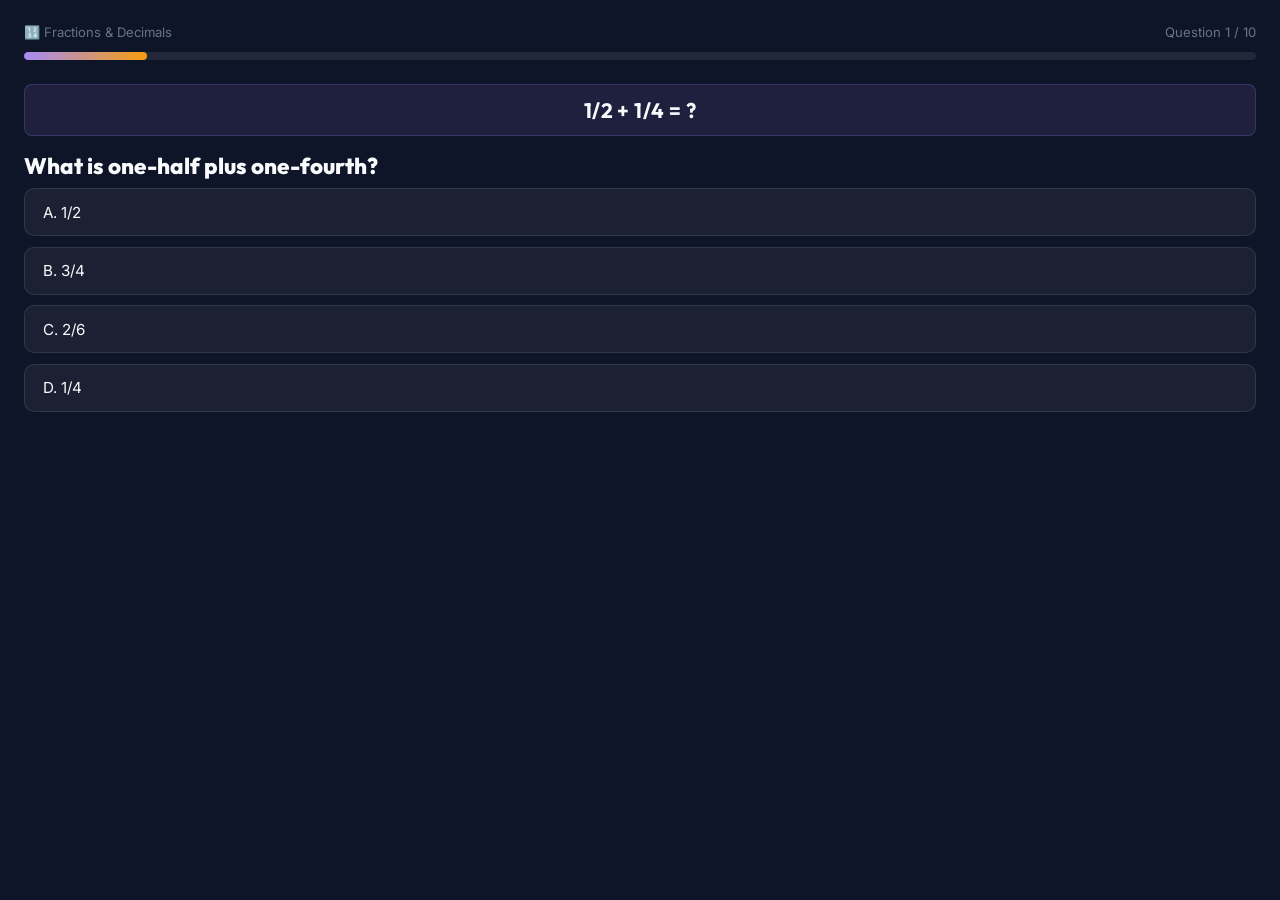
<file: reviewers/math-fractions.html>
<!DOCTYPE html>
<html lang="en">
<head>
<meta charset="UTF-8"/>
<meta name="viewport" content="width=device-width,initial-scale=1.0"/>
<title>Fractions & Decimals Reviewer</title>
<style>
  @import url('https://fonts.googleapis.com/css2?family=Outfit:wght@600;700;800&family=Inter:wght@400;500&display=swap');
  *{box-sizing:border-box;margin:0;padding:0}
  body{font-family:'Inter',sans-serif;background:#0f1528;color:#f8fafc;min-height:100vh;padding:1.5rem}
  h2{font-family:'Outfit',sans-serif;font-weight:800;font-size:1.4rem;margin-bottom:.5rem}
  .progress-bar{height:8px;border-radius:999px;background:rgba(255,255,255,0.08);margin-bottom:1.5rem;overflow:hidden}
  .progress-fill{height:100%;border-radius:999px;background:linear-gradient(90deg,#a78bfa,#f59e0b);transition:width .5s ease}
  .question{font-size:1.05rem;font-weight:500;margin-bottom:1.25rem;line-height:1.5}
  .choices{display:flex;flex-direction:column;gap:.65rem}
  .choice-btn{
    padding:.85rem 1.1rem;border-radius:10px;border:1px solid rgba(255,255,255,0.1);
    background:rgba(255,255,255,0.05);color:#f8fafc;font-size:.95rem;
    cursor:pointer;text-align:left;transition:all .2s ease;font-family:'Inter',sans-serif;
  }
  .choice-btn:hover:not(:disabled){background:rgba(167,139,250,0.25);border-color:rgba(167,139,250,0.5)}
  .choice-btn.correct{background:rgba(16,185,129,0.2);border-color:#10b981;color:#10b981}
  .choice-btn.wrong{background:rgba(239,68,68,0.2);border-color:#ef4444;color:#ef4444}
  .choice-btn:disabled{cursor:not-allowed}
  .feedback{margin-top:1rem;padding:.75rem 1rem;border-radius:8px;font-size:.9rem;font-weight:500;display:none}
  .feedback.show{display:block}
  .feedback.correct{background:rgba(16,185,129,0.15);color:#10b981;border:1px solid rgba(16,185,129,0.3)}
  .feedback.wrong{background:rgba(239,68,68,0.15);color:#ef4444;border:1px solid rgba(239,68,68,0.3)}
  .next-btn{
    margin-top:1.25rem;padding:.7rem 1.75rem;border-radius:10px;
    background:linear-gradient(135deg,#a78bfa,#f59e0b);color:#fff;
    font-weight:700;font-size:.95rem;cursor:pointer;border:none;display:none;
    font-family:'Outfit',sans-serif;transition:transform .2s;
  }
  .next-btn:hover{transform:translateY(-2px)}
  .next-btn.show{display:inline-flex;align-items:center;gap:.4rem}
  .meta{display:flex;justify-content:space-between;font-size:.82rem;color:#64748b;margin-bottom:.75rem}
  .score-display{text-align:center;padding:2rem 1rem}
  .score-big{font-family:'Outfit',sans-serif;font-size:4rem;font-weight:900;color:#a78bfa}
  .score-label{color:#64748b;font-size:.95rem;margin:.5rem 0 1.5rem}
  .play-again{padding:.7rem 2rem;border-radius:10px;background:linear-gradient(135deg,#a78bfa,#f59e0b);
    color:#fff;font-weight:700;cursor:pointer;border:none;font-family:'Outfit',sans-serif;font-size:1rem}
  .math-q{font-family:'Outfit',sans-serif;font-size:1.3rem;font-weight:700;
    padding:.75rem 1rem;border-radius:8px;background:rgba(167,139,250,0.1);
    border:1px solid rgba(167,139,250,0.2);margin-bottom:1rem;text-align:center;letter-spacing:.02em}
</style>
</head>
<body>
<div id="quizArea">
  <div class="meta">
    <span>🔢 Fractions & Decimals</span>
    <span id="qCounter">Question 1 / 10</span>
  </div>
  <div class="progress-bar"><div class="progress-fill" id="progressFill" style="width:10%"></div></div>
  <div class="math-q" id="mathExpression"></div>
  <h2 id="questionText"></h2>
  <div class="choices" id="choicesArea"></div>
  <div class="feedback" id="feedbackEl"></div>
  <button class="next-btn" id="nextBtn" onclick="nextQuestion()">Next ›</button>
</div>
<div id="resultsArea" style="display:none">
  <div class="score-display">
    <div style="font-size:3rem;margin-bottom:.5rem" id="resultEmoji">🎉</div>
    <div class="score-big" id="finalScore">0/10</div>
    <div class="score-label" id="finalMsg">Here's your score!</div>
    <div style="font-size:.85rem;color:#64748b;margin-bottom:1.5rem" id="finalSub"></div>
    <button class="play-again" onclick="restartQuiz()">🔄 Play Again</button>
  </div>
</div>

<script>
const questions = [
  {expr:"1/2 + 1/4 = ?",q:"What is one-half plus one-fourth?",choices:["1/2","3/4","2/6","1/4"],correct:1,exp:"1/2 = 2/4, so 2/4 + 1/4 = 3/4."},
  {expr:"3/4 − 1/4 = ?",q:"What is three-fourths minus one-fourth?",choices:["1/4","2/4 = 1/2","3/8","1"],correct:1,exp:"3/4 − 1/4 = 2/4, which simplifies to 1/2."},
  {expr:"0.5 + 0.25 = ?",q:"What is 0.5 plus 0.25?",choices:["0.55","0.7","0.75","0.8"],correct:2,exp:"0.5 + 0.25 = 0.75 (or 3/4)."},
  {expr:"2/3 × 3/4 = ?",q:"What is two-thirds times three-fourths?",choices:["5/7","6/12 = 1/2","2/4","3/7"],correct:1,exp:"(2×3)/(3×4) = 6/12 = 1/2."},
  {expr:"1.2 × 3 = ?",q:"What is 1.2 multiplied by 3?",choices:["3.2","3.6","4.2","36"],correct:1,exp:"1.2 × 3 = 3.6. Think: 12 × 3 = 36, then move decimal → 3.6."},
  {expr:"3/5 = ?",q:"What is 3/5 as a decimal?",choices:["0.35","0.53","0.6","0.3"],correct:2,exp:"3 ÷ 5 = 0.6."},
  {expr:"0.75 = ?",q:"What fraction is equivalent to 0.75?",choices:["1/4","2/3","3/5","3/4"],correct:3,exp:"0.75 = 75/100 = 3/4."},
  {expr:"5/10 = ?",q:"Simplify 5/10 to its lowest terms.",choices:["2/5","1/2","5/5","3/5"],correct:1,exp:"Both 5 and 10 are divisible by 5: 5/10 = 1/2."},
  {expr:"1.5 ÷ 0.5 = ?",q:"What is 1.5 divided by 0.5?",choices:["1","0.5","3","2"],correct:2,exp:"1.5 ÷ 0.5 = 3. (Multiply both by 2: 3 ÷ 1 = 3.)"},
  {expr:"2 1/4 + 1 3/4 = ?",q:"What is 2 and 1/4 plus 1 and 3/4?",choices:["3 4/8","3 1/2","4","3 3/4"],correct:2,exp:"1/4 + 3/4 = 4/4 = 1. So 2 + 1 + 1 = 4."},
];

let current = 0, score = 0, answered = false, startTime = Date.now();

function loadQuestion() {
  answered = false;
  const q = questions[current];
  document.getElementById('qCounter').textContent = `Question ${current+1} / ${questions.length}`;
  document.getElementById('progressFill').style.width = ((current+1)/questions.length*100)+'%';
  document.getElementById('mathExpression').textContent = q.expr;
  document.getElementById('questionText').textContent = q.q;
  const fb = document.getElementById('feedbackEl');
  fb.className = 'feedback'; fb.textContent = '';
  document.getElementById('nextBtn').className = 'next-btn';

  const area = document.getElementById('choicesArea');
  area.innerHTML = q.choices.map((c,i) =>
    `<button class="choice-btn" onclick="selectAnswer(${i})" id="choice-${i}">${String.fromCharCode(65+i)}. ${c}</button>`
  ).join('');
}

function selectAnswer(idx) {
  if (answered) return;
  answered = true;
  const q = questions[current];
  const fb = document.getElementById('feedbackEl');

  document.querySelectorAll('.choice-btn').forEach(b => b.disabled = true);

  if (idx === q.correct) {
    score++;
    document.getElementById('choice-'+idx).className = 'choice-btn correct';
    fb.className = 'feedback correct show';
    fb.textContent = '✅ Correct! ' + q.exp;
  } else {
    document.getElementById('choice-'+idx).className = 'choice-btn wrong';
    document.getElementById('choice-'+q.correct).className = 'choice-btn correct';
    fb.className = 'feedback wrong show';
    fb.textContent = '❌ Not quite. ' + q.exp;
  }
  document.getElementById('nextBtn').className = 'next-btn show';
}

function nextQuestion() {
  current++;
  if (current >= questions.length) showResults();
  else loadQuestion();
}

function showResults() {
  const timeSeconds = Math.round((Date.now() - startTime) / 1000);
  const pct = Math.round(score/questions.length*100);
  document.getElementById('quizArea').style.display = 'none';
  document.getElementById('resultsArea').style.display = 'block';
  document.getElementById('finalScore').textContent = score + '/' + questions.length;
  const emoji = pct===100?'🏆':pct>=80?'🌟':pct>=60?'👍':'📖';
  const msg = pct===100?'Perfect Score!':pct>=80?'Excellent work!':pct>=60?'Good job!':'Keep practicing!';
  document.getElementById('resultEmoji').textContent = emoji;
  document.getElementById('finalMsg').textContent = msg;
  document.getElementById('finalSub').textContent = `You answered ${score} out of ${questions.length} correctly.`;

  try {
    window.parent.postMessage({ type:'QUIZ_COMPLETE', score, total:questions.length, timeSeconds }, '*');
  } catch(e) {}
}

function restartQuiz() {
  current = 0; score = 0; startTime = Date.now();
  document.getElementById('quizArea').style.display = 'block';
  document.getElementById('resultsArea').style.display = 'none';
  loadQuestion();
}

loadQuestion();
</script>
</body>
</html>
</file>
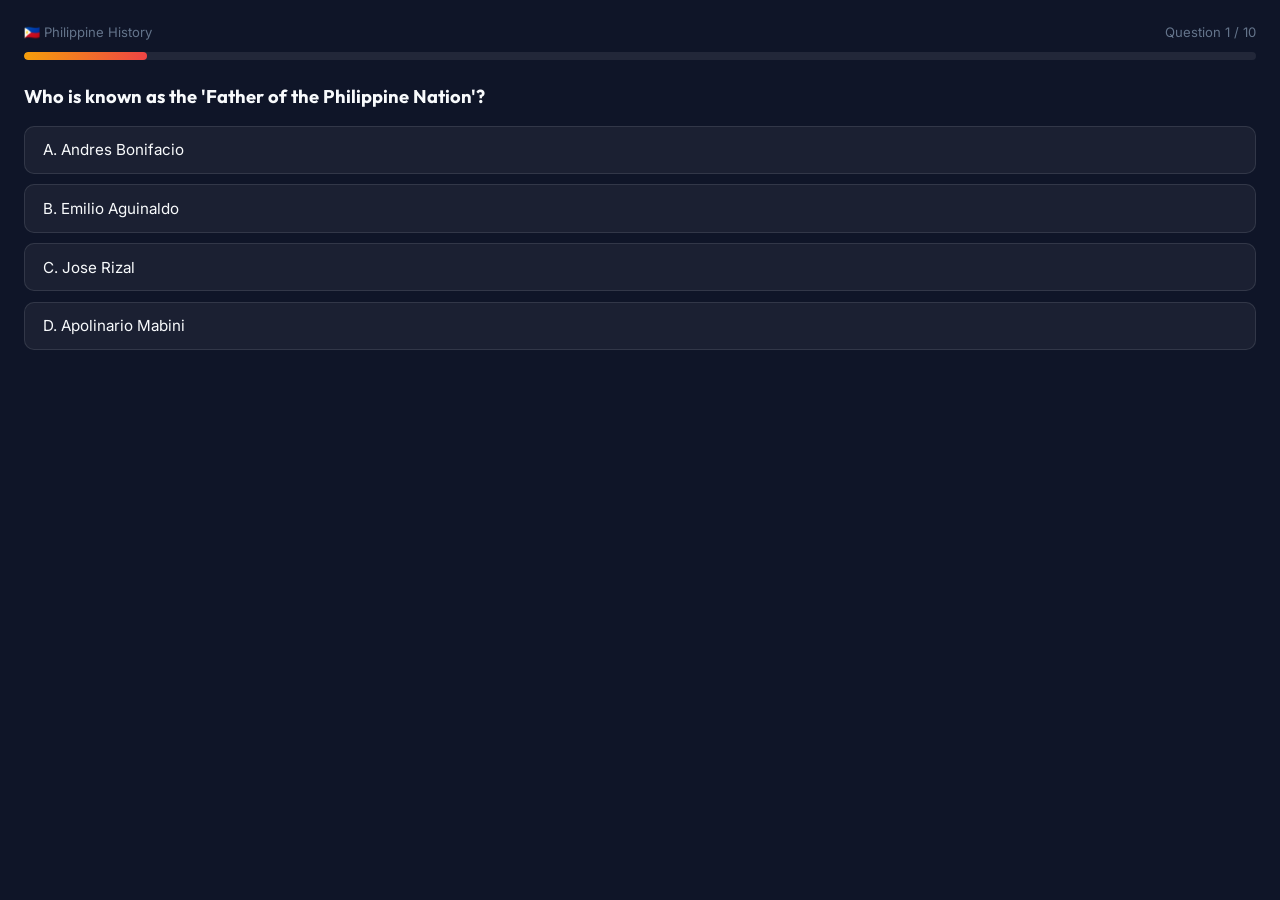
<file: reviewers/ph-history.html>
<!DOCTYPE html>
<html lang="en">
<head>
<meta charset="UTF-8"/>
<meta name="viewport" content="width=device-width,initial-scale=1.0"/>
<title>Philippine History Reviewer</title>
<style>
  @import url('https://fonts.googleapis.com/css2?family=Outfit:wght@600;700;800&family=Inter:wght@400;500&display=swap');
  *{box-sizing:border-box;margin:0;padding:0}
  body{font-family:'Inter',sans-serif;background:#0f1528;color:#f8fafc;min-height:100vh;padding:1.5rem}
  h2{font-family:'Outfit',sans-serif;font-weight:800;font-size:1.4rem;margin-bottom:.5rem}
  .progress-bar{height:8px;border-radius:999px;background:rgba(255,255,255,0.08);margin-bottom:1.5rem;overflow:hidden}
  .progress-fill{height:100%;border-radius:999px;background:linear-gradient(90deg,#f59e0b,#ef4444);transition:width .5s ease}
  .choices{display:flex;flex-direction:column;gap:.65rem}
  .choice-btn{
    padding:.85rem 1.1rem;border-radius:10px;border:1px solid rgba(255,255,255,0.1);
    background:rgba(255,255,255,0.05);color:#f8fafc;font-size:.95rem;
    cursor:pointer;text-align:left;transition:all .2s ease;font-family:'Inter',sans-serif;
  }
  .choice-btn:hover:not(:disabled){background:rgba(245,158,11,0.2);border-color:rgba(245,158,11,0.5)}
  .choice-btn.correct{background:rgba(16,185,129,0.2);border-color:#10b981;color:#10b981}
  .choice-btn.wrong{background:rgba(239,68,68,0.2);border-color:#ef4444;color:#ef4444}
  .choice-btn:disabled{cursor:not-allowed}
  .feedback{margin-top:1rem;padding:.75rem 1rem;border-radius:8px;font-size:.9rem;font-weight:500;display:none}
  .feedback.show{display:block}
  .feedback.correct{background:rgba(16,185,129,0.15);color:#10b981;border:1px solid rgba(16,185,129,0.3)}
  .feedback.wrong{background:rgba(239,68,68,0.15);color:#ef4444;border:1px solid rgba(239,68,68,0.3)}
  .next-btn{margin-top:1.25rem;padding:.7rem 1.75rem;border-radius:10px;
    background:linear-gradient(135deg,#f59e0b,#ef4444);color:#fff;
    font-weight:700;font-size:.95rem;cursor:pointer;border:none;display:none;
    font-family:'Outfit',sans-serif;transition:transform .2s}
  .next-btn:hover{transform:translateY(-2px)}
  .next-btn.show{display:inline-flex;align-items:center;gap:.4rem}
  .meta{display:flex;justify-content:space-between;font-size:.82rem;color:#64748b;margin-bottom:.75rem}
  .score-display{text-align:center;padding:2rem 1rem}
  .score-big{font-family:'Outfit',sans-serif;font-size:4rem;font-weight:900;color:#f59e0b}
  .score-label{color:#64748b;font-size:.95rem;margin:.5rem 0 1.5rem}
  .play-again{padding:.7rem 2rem;border-radius:10px;background:linear-gradient(135deg,#f59e0b,#ef4444);
    color:#fff;font-weight:700;cursor:pointer;border:none;font-family:'Outfit',sans-serif;font-size:1rem}
  .question{font-family:'Outfit',sans-serif;font-weight:700;font-size:1.15rem;margin-bottom:1rem;line-height:1.4}
</style>
</head>
<body>
<div id="quizArea">
  <div class="meta">
    <span>🇵🇭 Philippine History</span>
    <span id="qCounter">Question 1 / 10</span>
  </div>
  <div class="progress-bar"><div class="progress-fill" id="progressFill" style="width:10%"></div></div>
  <div class="question" id="questionText">Loading...</div>
  <div class="choices" id="choicesArea"></div>
  <div class="feedback" id="feedbackEl"></div>
  <button class="next-btn" id="nextBtn" onclick="nextQuestion()">Next ›</button>
</div>
<div id="resultsArea" style="display:none">
  <div class="score-display">
    <div style="font-size:3rem;margin-bottom:.5rem" id="resultEmoji">🎉</div>
    <div class="score-big" id="finalScore">0/10</div>
    <div class="score-label" id="finalMsg">Here's your score!</div>
    <div style="font-size:.85rem;color:#64748b;margin-bottom:1.5rem" id="finalSub"></div>
    <button class="play-again" onclick="restartQuiz()">🔄 Play Again</button>
  </div>
</div>

<script>
const questions = [
  {q:"Who is known as the 'Father of the Philippine Nation'?",choices:["Andres Bonifacio","Emilio Aguinaldo","Jose Rizal","Apolinario Mabini"],correct:2,exp:"Jose Rizal is considered the national hero and Father of the Philippine Nation for his writings that inspired the revolution."},
  {q:"What year did the Philippines declare independence from Spain?",choices:["1895","1896","1898","1901"],correct:2,exp:"The Philippines declared independence on June 12, 1898, in Kawit, Cavite."},
  {q:"What was the name of the secret revolutionary society founded by Andres Bonifacio?",choices:["Katipunan","Ilustrado","Propaganda Movement","Magdiwang"],correct:0,exp:"The Katipunan (KKK) was founded by Andres Bonifacio in 1892 to fight for independence."},
  {q:"Who was the first President of the Philippine Republic?",choices:["Jose Rizal","Andres Bonifacio","Manuel Quezon","Emilio Aguinaldo"],correct:3,exp:"Emilio Aguinaldo was proclaimed the first President of the Philippine Republic in 1899."},
  {q:"Which country colonized the Philippines for 333 years?",choices:["Portugal","England","Spain","United States"],correct:2,exp:"Spain colonized the Philippines from 1565 to 1898 — a total of 333 years."},
  {q:"What was the Propaganda Movement primarily aimed at?",choices:["Armed revolution","Requesting reforms from Spain","Overthrowing the church","Building an army"],correct:1,exp:"The Propaganda Movement sought reforms — equal rights, representation in Spanish Cortes, and an end to abuses."},
  {q:"Jose Rizal wrote two famous novels. One was Noli Me Tangere. What was the other?",choices:["El Filibusterismo","La Solidaridad","Mi Ultimo Adios","Florante at Laura"],correct:0,exp:"El Filibusterismo (The Reign of Greed) was Rizal's second novel, published in 1891."},
  {q:"The EDSA People Power Revolution happened in what year?",choices:["1972","1983","1986","1991"],correct:2,exp:"The EDSA Revolution took place February 22–25, 1986, restoring democracy under Corazon Aquino."},
  {q:"Who signed the proclamation of Philippine Independence in 1898?",choices:["Jose Rizal","Emilio Aguinaldo","Andres Bonifacio","Antonio Luna"],correct:1,exp:"Emilio Aguinaldo read and signed the Declaration of Philippine Independence on June 12, 1898."},
  {q:"What is the significance of August 21, 1983 in Philippine history?",choices:["Martial Law was declared","EDSA Revolution began","Ninoy Aquino was assassinated","The Philippine Commonwealth was established"],correct:2,exp:"Benigno 'Ninoy' Aquino Jr. was assassinated at Manila International Airport on August 21, 1983, sparking the movement that led to the EDSA Revolution."},
];

let current=0,score=0,answered=false,startTime=Date.now();

function loadQuestion(){
  answered=false;
  const q=questions[current];
  document.getElementById('qCounter').textContent=`Question ${current+1} / ${questions.length}`;
  document.getElementById('progressFill').style.width=((current+1)/questions.length*100)+'%';
  document.getElementById('questionText').textContent=q.q;
  const fb=document.getElementById('feedbackEl');
  fb.className='feedback';fb.textContent='';
  document.getElementById('nextBtn').className='next-btn';
  const area=document.getElementById('choicesArea');
  area.innerHTML=q.choices.map((c,i)=>`<button class="choice-btn" onclick="selectAnswer(${i})" id="choice-${i}">${String.fromCharCode(65+i)}. ${c}</button>`).join('');
}

function selectAnswer(idx){
  if(answered)return;answered=true;
  const q=questions[current];const fb=document.getElementById('feedbackEl');
  document.querySelectorAll('.choice-btn').forEach(b=>b.disabled=true);
  if(idx===q.correct){score++;document.getElementById('choice-'+idx).className='choice-btn correct';fb.className='feedback correct show';fb.textContent='✅ Correct! '+q.exp;}
  else{document.getElementById('choice-'+idx).className='choice-btn wrong';document.getElementById('choice-'+q.correct).className='choice-btn correct';fb.className='feedback wrong show';fb.textContent='❌ Not quite. '+q.exp;}
  document.getElementById('nextBtn').className='next-btn show';
}

function nextQuestion(){current++;if(current>=questions.length)showResults();else loadQuestion();}

function showResults(){
  const timeSeconds=Math.round((Date.now()-startTime)/1000);
  const pct=Math.round(score/questions.length*100);
  document.getElementById('quizArea').style.display='none';
  document.getElementById('resultsArea').style.display='block';
  document.getElementById('finalScore').textContent=score+'/'+questions.length;
  const emoji=pct===100?'🏆':pct>=80?'🌟':pct>=60?'👍':'📖';
  document.getElementById('resultEmoji').textContent=emoji;
  document.getElementById('finalMsg').textContent=pct===100?'Perfect Score!':pct>=80?'Excellent!':pct>=60?'Good Job!':'Keep Studying!';
  document.getElementById('finalSub').textContent=`You got ${score} out of ${questions.length} correct.`;
  try{window.parent.postMessage({type:'QUIZ_COMPLETE',score,total:questions.length,timeSeconds},'*');}catch(e){}
}

function restartQuiz(){current=0;score=0;startTime=Date.now();document.getElementById('quizArea').style.display='block';document.getElementById('resultsArea').style.display='none';loadQuestion();}
loadQuestion();
</script>
</body>
</html>
</file>
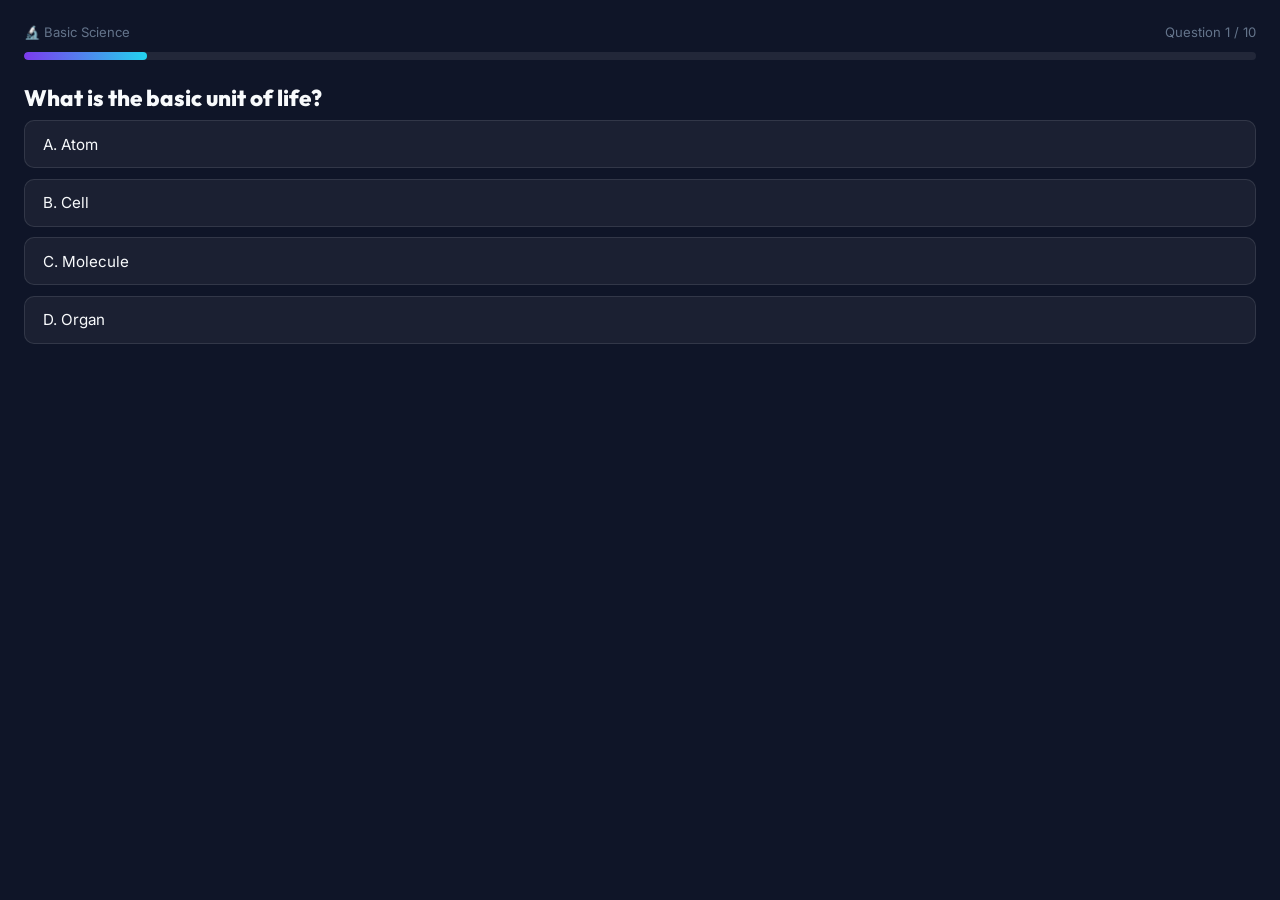
<file: reviewers/science-basics.html>
<!DOCTYPE html>
<html lang="en">
<head>
<meta charset="UTF-8"/>
<meta name="viewport" content="width=device-width,initial-scale=1.0"/>
<title>Basic Science Reviewer</title>
<style>
  @import url('https://fonts.googleapis.com/css2?family=Outfit:wght@600;700;800&family=Inter:wght@400;500&display=swap');
  *{box-sizing:border-box;margin:0;padding:0}
  body{font-family:'Inter',sans-serif;background:#0f1528;color:#f8fafc;min-height:100vh;padding:1.5rem}
  h2{font-family:'Outfit',sans-serif;font-weight:800;font-size:1.4rem;margin-bottom:.5rem}
  .progress-bar{height:8px;border-radius:999px;background:rgba(255,255,255,0.08);margin-bottom:1.5rem;overflow:hidden}
  .progress-fill{height:100%;border-radius:999px;background:linear-gradient(90deg,#7c3aed,#22d3ee);transition:width .5s ease}
  .question{font-size:1.05rem;font-weight:500;margin-bottom:1.25rem;line-height:1.5}
  .choices{display:flex;flex-direction:column;gap:.65rem}
  .choice-btn{
    padding:.85rem 1.1rem;border-radius:10px;border:1px solid rgba(255,255,255,0.1);
    background:rgba(255,255,255,0.05);color:#f8fafc;font-size:.95rem;
    cursor:pointer;text-align:left;transition:all .2s ease;font-family:'Inter',sans-serif;
  }
  .choice-btn:hover:not(:disabled){background:rgba(124,58,237,0.25);border-color:rgba(124,58,237,0.5)}
  .choice-btn.correct{background:rgba(16,185,129,0.2);border-color:#10b981;color:#10b981}
  .choice-btn.wrong{background:rgba(239,68,68,0.2);border-color:#ef4444;color:#ef4444}
  .choice-btn:disabled{cursor:not-allowed}
  .feedback{margin-top:1rem;padding:.75rem 1rem;border-radius:8px;font-size:.9rem;font-weight:500;display:none}
  .feedback.show{display:block}
  .feedback.correct{background:rgba(16,185,129,0.15);color:#10b981;border:1px solid rgba(16,185,129,0.3)}
  .feedback.wrong{background:rgba(239,68,68,0.15);color:#ef4444;border:1px solid rgba(239,68,68,0.3)}
  .next-btn{
    margin-top:1.25rem;padding:.7rem 1.75rem;border-radius:10px;
    background:linear-gradient(135deg,#7c3aed,#a855f7);color:#fff;
    font-weight:700;font-size:.95rem;cursor:pointer;border:none;display:none;
    font-family:'Outfit',sans-serif;transition:transform .2s;
  }
  .next-btn:hover{transform:translateY(-2px)}
  .next-btn.show{display:inline-flex;align-items:center;gap:.4rem}
  .meta{display:flex;justify-content:space-between;font-size:.82rem;color:#64748b;margin-bottom:.75rem}
  .score-display{text-align:center;padding:2rem 1rem}
  .score-big{font-family:'Outfit',sans-serif;font-size:4rem;font-weight:900;color:#a78bfa}
  .score-label{color:#64748b;font-size:.95rem;margin:.5rem 0 1.5rem}
  .play-again{padding:.7rem 2rem;border-radius:10px;background:linear-gradient(135deg,#7c3aed,#a855f7);
    color:#fff;font-weight:700;cursor:pointer;border:none;font-family:'Outfit',sans-serif;font-size:1rem}
</style>
</head>
<body>
<div id="quizArea">
  <div class="meta">
    <span>🔬 Basic Science</span>
    <span id="qCounter">Question 1 / 10</span>
  </div>
  <div class="progress-bar"><div class="progress-fill" id="progressFill" style="width:10%"></div></div>
  <h2 id="questionText">Loading...</h2>
  <div class="choices" id="choicesArea"></div>
  <div class="feedback" id="feedbackEl"></div>
  <button class="next-btn" id="nextBtn" onclick="nextQuestion()">Next ›</button>
</div>
<div id="resultsArea" style="display:none">
  <div class="score-display">
    <div style="font-size:3rem;margin-bottom:.5rem" id="resultEmoji">🎉</div>
    <div class="score-big" id="finalScore">0/10</div>
    <div class="score-label" id="finalMsg">Here's your score!</div>
    <div style="font-size:.85rem;color:#64748b;margin-bottom:1.5rem" id="finalSub"></div>
    <button class="play-again" onclick="restartQuiz()">🔄 Play Again</button>
  </div>
</div>

<script>
const questions = [
  {q:"What is the basic unit of life?",choices:["Atom","Cell","Molecule","Organ"],correct:1,exp:"The cell is the smallest structural and functional unit of all living things."},
  {q:"Which planet is known as the Red Planet?",choices:["Venus","Jupiter","Mars","Saturn"],correct:2,exp:"Mars appears red due to iron oxide (rust) on its surface."},
  {q:"What gas do plants absorb from the air during photosynthesis?",choices:["Oxygen","Nitrogen","Carbon Dioxide","Hydrogen"],correct:2,exp:"Plants absorb CO₂ and release O₂ during photosynthesis."},
  {q:"What is the hardest natural substance on Earth?",choices:["Gold","Iron","Quartz","Diamond"],correct:3,exp:"Diamond scores 10 on the Mohs hardness scale — the highest possible."},
  {q:"Which organ pumps blood throughout the body?",choices:["Liver","Kidney","Lung","Heart"],correct:3,exp:"The heart is a muscular organ that pumps blood through the circulatory system."},
  {q:"What is the chemical symbol for water?",choices:["WA","H2O","HO","W2O"],correct:1,exp:"Water is made of 2 hydrogen atoms and 1 oxygen atom: H₂O."},
  {q:"Which type of energy does the Sun primarily give off?",choices:["Chemical energy","Nuclear energy","Light and heat energy","Electrical energy"],correct:2,exp:"The Sun emits light (radiant) and heat (thermal) energy through nuclear fusion."},
  {q:"What do you call animals that eat only plants?",choices:["Carnivores","Omnivores","Herbivores","Decomposers"],correct:2,exp:"Herbivores are plant-eaters (e.g., cows, rabbits)."},
  {q:"What is the largest organ of the human body?",choices:["Liver","Brain","Skin","Intestine"],correct:2,exp:"The skin is the body's largest organ, covering the entire body surface."},
  {q:"What force keeps objects on the ground?",choices:["Magnetism","Friction","Gravity","Tension"],correct:2,exp:"Gravity is the force of attraction between masses, pulling objects toward Earth."},
];

let current = 0, score = 0, answered = false, startTime = Date.now();

function loadQuestion() {
  answered = false;
  const q = questions[current];
  document.getElementById('qCounter').textContent = `Question ${current+1} / ${questions.length}`;
  document.getElementById('progressFill').style.width = ((current+1)/questions.length*100)+'%';
  document.getElementById('questionText').textContent = q.q;
  const fb = document.getElementById('feedbackEl');
  fb.className = 'feedback'; fb.textContent = '';
  document.getElementById('nextBtn').className = 'next-btn';

  const area = document.getElementById('choicesArea');
  area.innerHTML = q.choices.map((c,i) =>
    `<button class="choice-btn" onclick="selectAnswer(${i})" id="choice-${i}">${String.fromCharCode(65+i)}. ${c}</button>`
  ).join('');
}

function selectAnswer(idx) {
  if (answered) return;
  answered = true;
  const q = questions[current];
  const fb = document.getElementById('feedbackEl');

  document.querySelectorAll('.choice-btn').forEach(b => b.disabled = true);

  if (idx === q.correct) {
    score++;
    document.getElementById('choice-'+idx).className = 'choice-btn correct';
    fb.className = 'feedback correct show';
    fb.textContent = '✅ Correct! ' + q.exp;
  } else {
    document.getElementById('choice-'+idx).className = 'choice-btn wrong';
    document.getElementById('choice-'+q.correct).className = 'choice-btn correct';
    fb.className = 'feedback wrong show';
    fb.textContent = '❌ Not quite. ' + q.exp;
  }
  document.getElementById('nextBtn').className = 'next-btn show';
}

function nextQuestion() {
  current++;
  if (current >= questions.length) showResults();
  else loadQuestion();
}

function showResults() {
  const timeSeconds = Math.round((Date.now() - startTime) / 1000);
  const pct = Math.round(score/questions.length*100);
  document.getElementById('quizArea').style.display = 'none';
  document.getElementById('resultsArea').style.display = 'block';
  document.getElementById('finalScore').textContent = score + '/' + questions.length;
  const emoji = pct===100?'🏆':pct>=80?'🌟':pct>=60?'👍':'📖';
  const msg = pct===100?'Perfect Score!':pct>=80?'Excellent work!':pct>=60?'Good job!':'Keep studying!';
  document.getElementById('resultEmoji').textContent = emoji;
  document.getElementById('finalMsg').textContent = msg;
  document.getElementById('finalSub').textContent = `You answered ${score} out of ${questions.length} correctly.`;

  // Send score to parent
  try {
    window.parent.postMessage({ type:'QUIZ_COMPLETE', score, total:questions.length, timeSeconds }, '*');
  } catch(e) {}
}

function restartQuiz() {
  current = 0; score = 0; startTime = Date.now();
  document.getElementById('quizArea').style.display = 'block';
  document.getElementById('resultsArea').style.display = 'none';
  loadQuestion();
}

loadQuestion();
</script>
</body>
</html>
</file>
